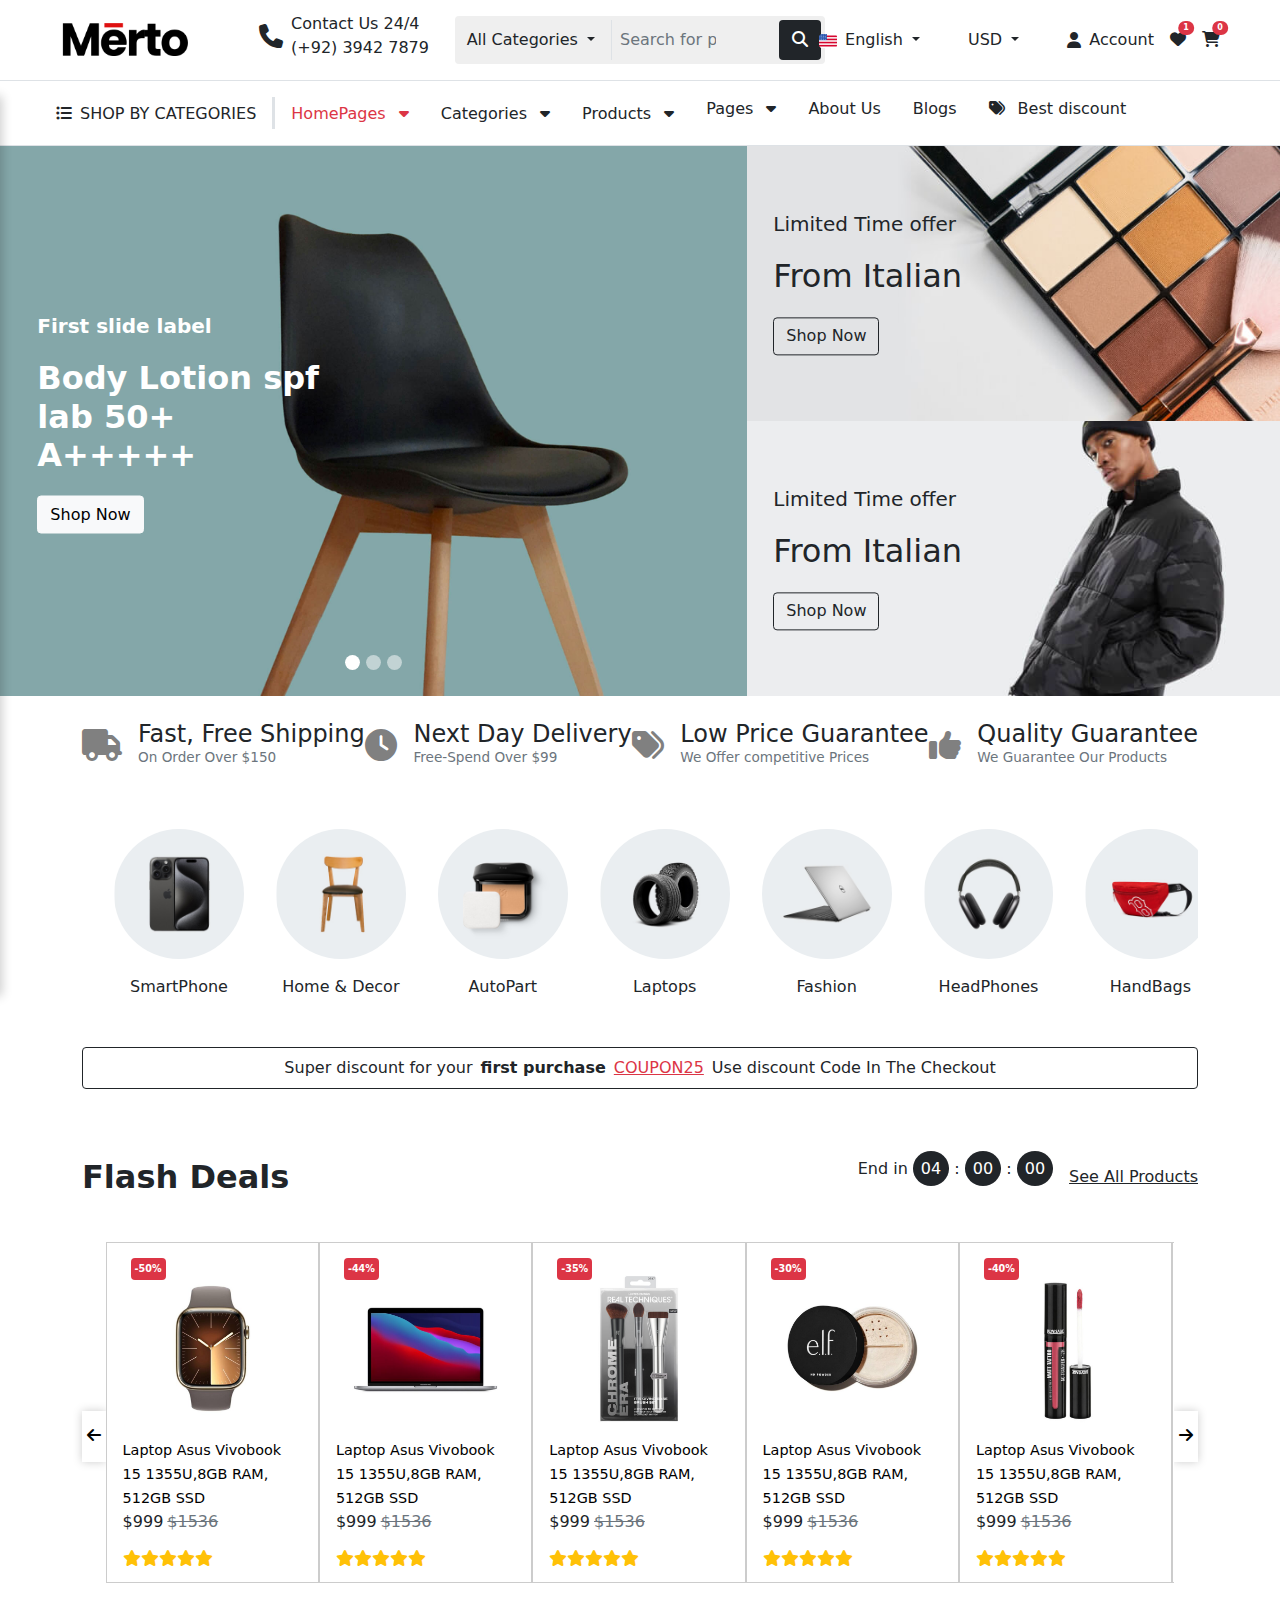
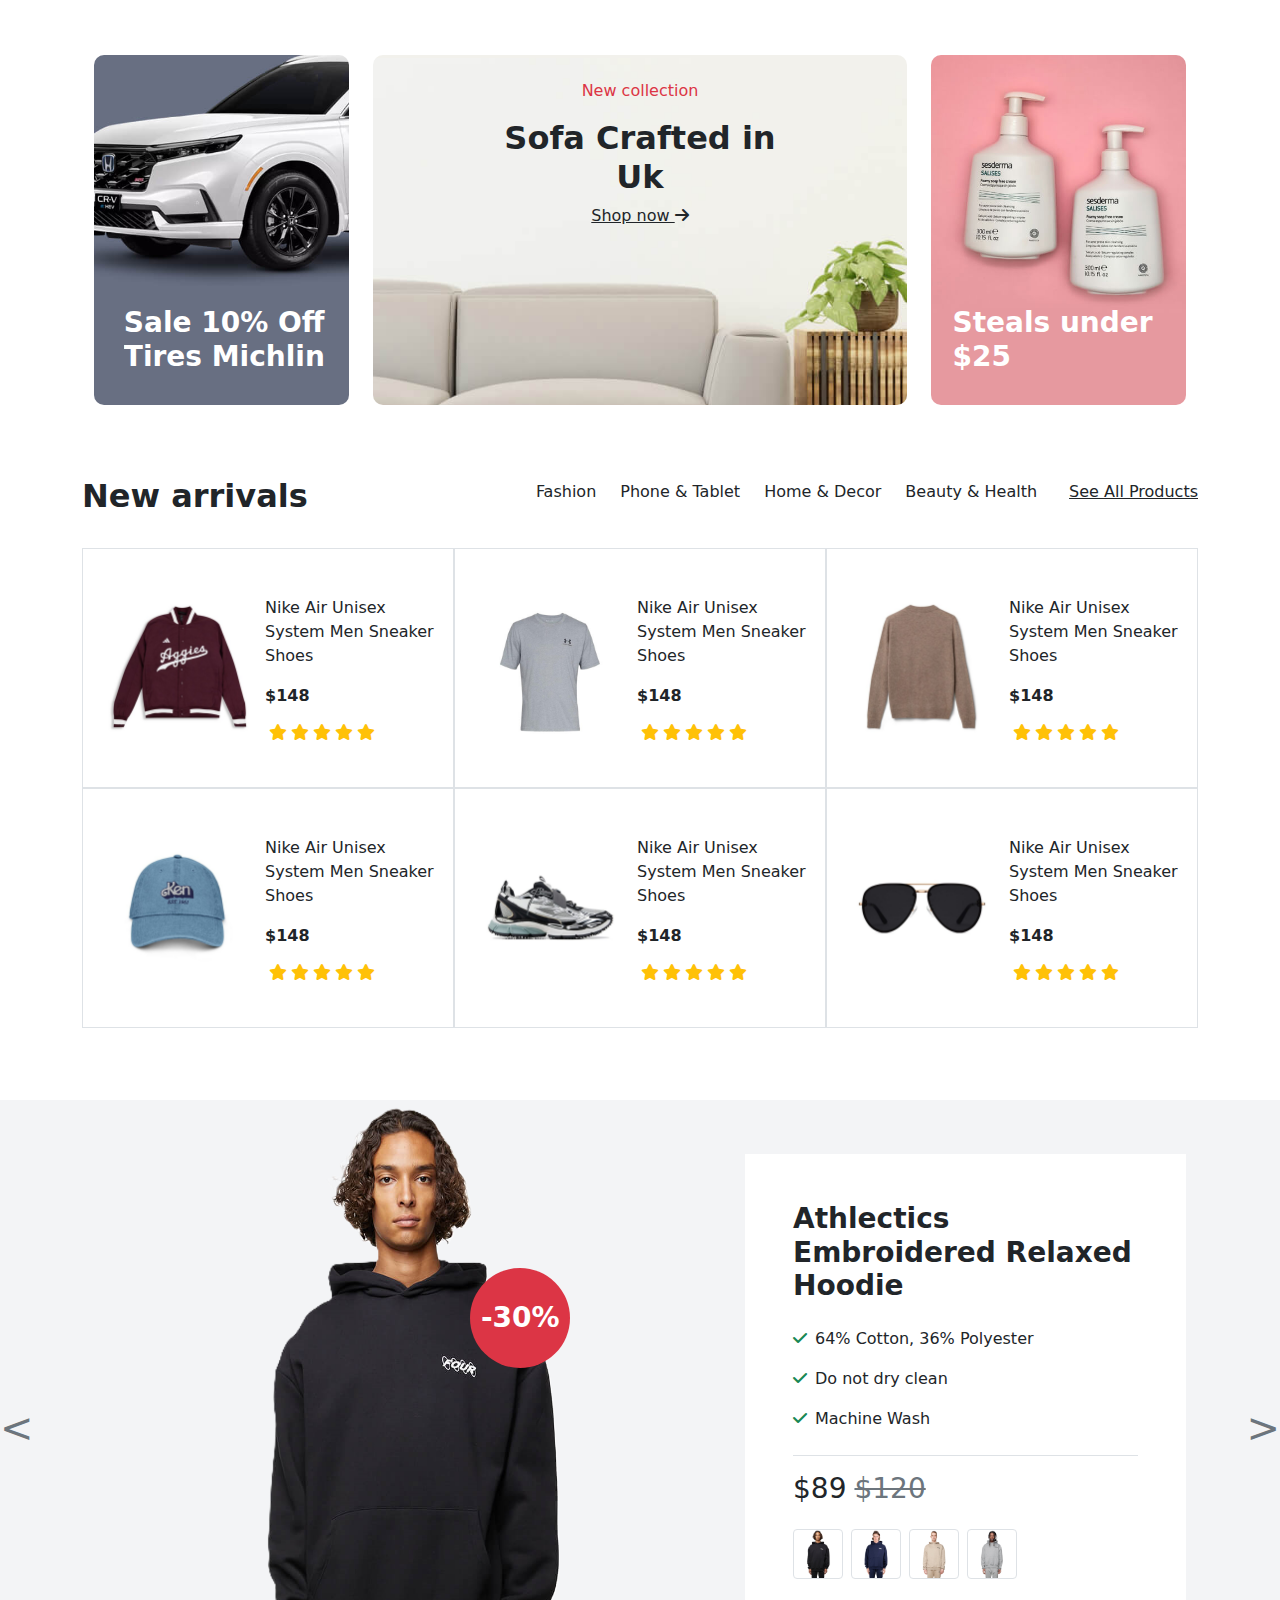
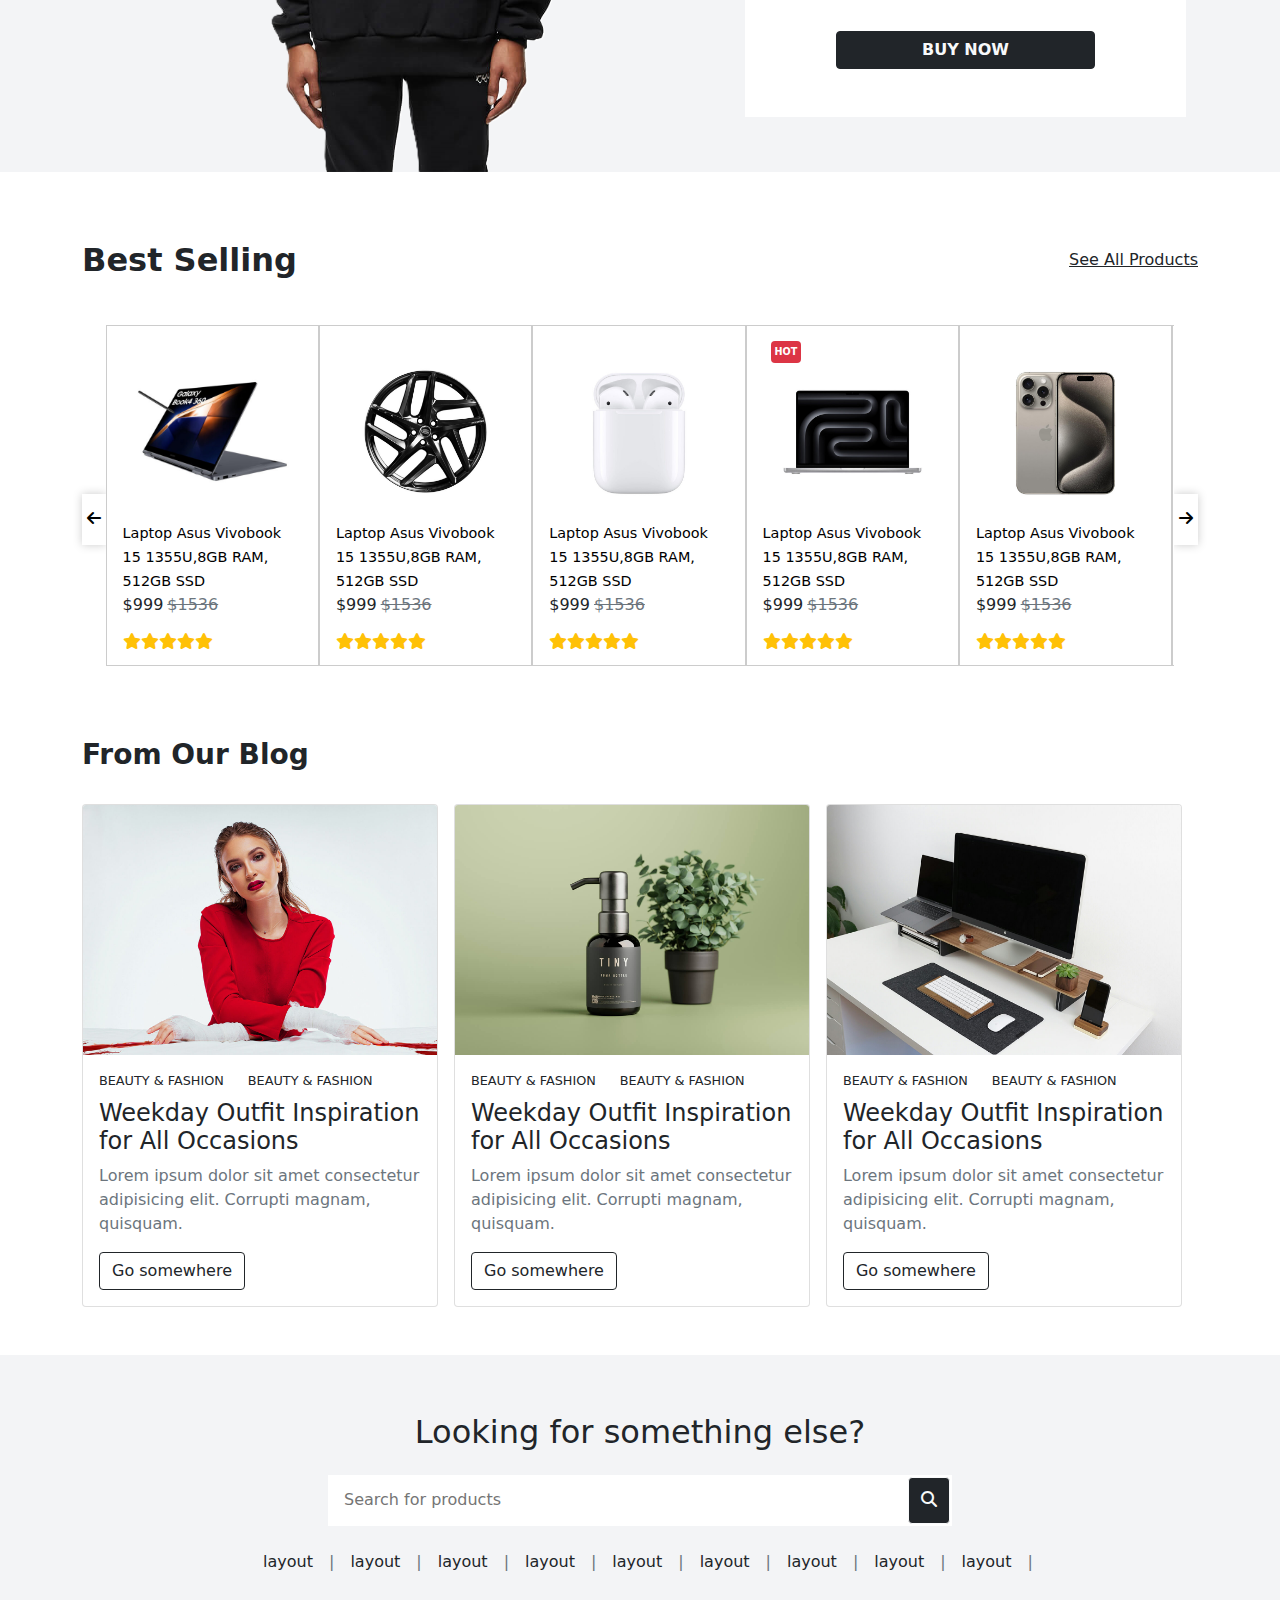
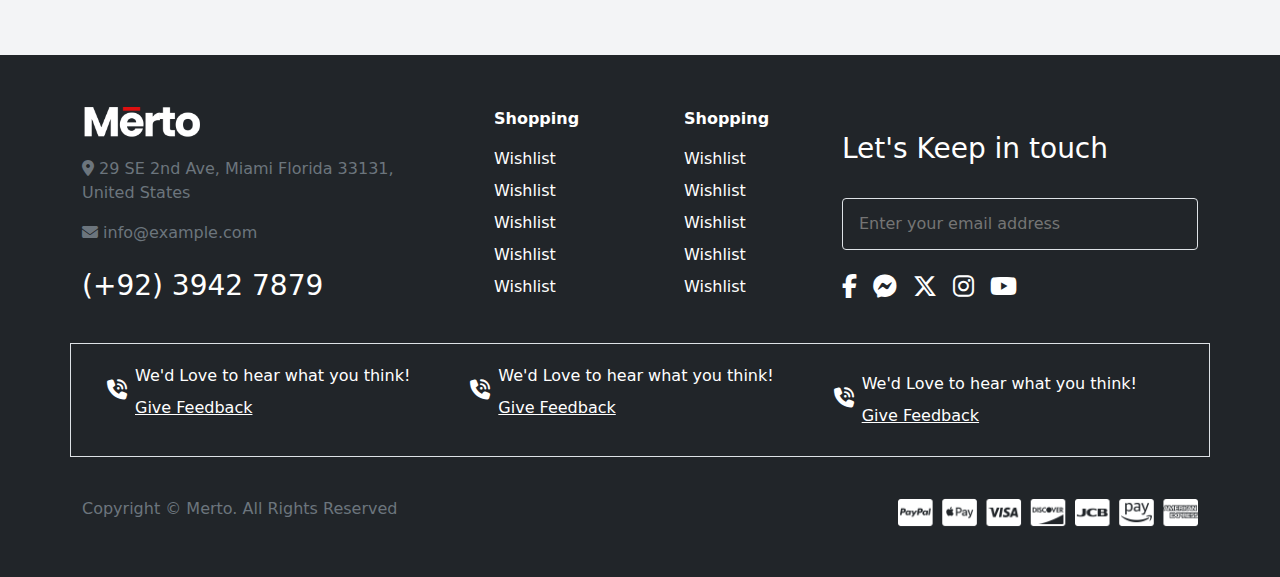
<file: Final Project/index.html>
<!DOCTYPE html>
<html lang="en">

<head>
    <meta charset="UTF-8">
    <meta http-equiv="X-UA-Compatible" content="IE=edge" />
    <meta name="viewport" content="width=device-width, initial-scale=1.0">
    <title>Project Bootstrap And SASS</title>
    <link rel="stylesheet" href="./css/bootstrap/bootstrap.min.css">
    <link rel="stylesheet" href="./css/all.min.css">
    <link rel="stylesheet" href="css/index.css">
    <!-- A file that adjusts the size and other adjustments like other browsers, so there is no significant difference or Rander 
        all elments normally -->
    <link rel="stylesheet" href="css/normalize.css">
    <!--  Google font -->
    <link rel="preconnect" href="https://fonts.googleapis.com">
    <link rel="preconnect" href="https://fonts.gstatic.com" crossorigin>
    <link
        href="https://fonts.googleapis.com/css2?family=Cairo:wght@200..1000&family=Roboto:ital,wght@0,100;0,300;0,400;0,500;0,700;0,900;1,100;1,300;1,400;1,500;1,700;1,900&display=swap"
        rel="stylesheet">
</head>

<body>

    <!-- //////////////////////////// -->
    <!-- Home Page -->
    <!-- //////////////////////////// -->

    <button class="btnScrollTop position-fixed btn btn-dark" style="bottom: 10px; right: 10px; display: none;"><i
            class="fa-solid fa-arrow-up"></i></button>

    <!-- navbar -->
    <!-- Top black bar -->
    <div class="top-bar text-white bg-dark py-1 d-none d-md-block">
        <div class="container d-flex justify-content-between align-items-center">
            <div class="d-flex gap-3">
                <div class="nav-item dropdown ps-5">
                    <a class="nav-link dropdown-toggle text-white" href="#" role="button" data-bs-toggle="dropdown"
                        aria-expanded="false">
                        <img src="./imgs/english.png" class="pe-2" alt="">English
                    </a>
                    <ul class="dropdown-menu bg-white shadow">
                        <li><a class="dropdown-item" href="#"><img src="./imgs/espanol.png" class="pe-2"
                                    alt="">espanol</a></li>
                        <li><a class="dropdown-item" href="#"><img src="./imgs/francais.png" class="pe-2"
                                    alt="">Francais</a>
                        </li>
                        <li><a class="dropdown-item" href="#"><img src="./imgs/portugues.png" class="pe-2"
                                    alt="">Poertugues</a>
                        </li>
                    </ul>
                </div>
                <div class="nav-item dropdown px-3">
                    <a class="nav-link dropdown-toggle text-white" href="#" role="button" data-bs-toggle="dropdown"
                        aria-expanded="false">
                        USD
                    </a>
                    <ul class="dropdown-menu">
                        <li><a class="dropdown-item" href="#">EUR</a></li>
                        <li><a class="dropdown-item" href="#">ERL</a></li>
                    </ul>
                </div>
            </div>
            <div>
                Contact us 24/7 <strong>(+92) 3942 7879</strong>
            </div>
        </div>
    </div>

    <!-- Main navbar -->
    <nav class="main-nav bg-white px-lg-5 px-md-3 px-3 position-sticky top-0 border-bottom">
        <div class="nav-content row py-3 m-0 justify-content-around align-items-center">
            <div class="list-nav col-4 d-none">
                <i class="fa-solid fa-list"></i>
            </div>
            <div class="img-nav col-xl-2 col-lg-1 col-md-2 col-4">
                <img src="./imgs/logo.png" class="img-fluid" alt="">
            </div>
            <div class="col-xl-2 col-lg-2 contact-nav pt-2 d-flex align-items-center justify-content-center">
                <div>
                    <i class="fa-solid fa-phone pb-3 fs-4 pe-2"></i>
                </div>
                <div class="lh-0">
                    <p class="pb-2">Contact Us 24/4</p>
                    <p>(+92) 3942 7879</p>
                </div>
            </div>
            <div
                class="col-xl-4 col-lg-4 col-md-8 search-nav d-flex justify-content-center align-items-center position-relative">
                <div class="d-flex bg-grey-light p-1 rounded nav-item dropdown">
                    <a class="text-dark nav-link pe-3 ps-2 border-end pt-2 dropdown-toggle" href="#" role="button"
                        data-bs-toggle="dropdown" aria-expanded="false">
                        All Categories
                    </a>
                    <ul class="dropdown-menu position-absolute">
                        <li><a class="dropdown-item" href="#">Accessories</a></li>
                        <li><a class="dropdown-item" href="#">Car Care</a></li>
                        <li><a class="dropdown-item" href="#">Car Electronics</a></li>
                        <li><a class="dropdown-item" href="#">Equipment</a></li>
                        <li><a class="dropdown-item" href="#">Lights</a></li>
                        <li><a class="dropdown-item" href="#">Oils & Fluids</a></li>
                        <li><a class="dropdown-item" href="#">Tires</a></li>
                        <li><a class="dropdown-item" href="#">Wheels</a></li>
                        <li><a class="dropdown-item" href="#">Beauty & Health</a></li>
                        <li><a class="dropdown-item" href="#">Bags & Cases</a></li>
                        <li><a class="dropdown-item" href="#">BB Creams</a></li>
                        <li><a class="dropdown-item" href="#">Body & Bath</a></li>
                        <li><a class="dropdown-item" href="#">Brushes & Tools</a></li>
                        <li><a class="dropdown-item" href="#">Hairs Care</a></li>
                        <li><a class="dropdown-item" href="#">Lipstick</a></li>
                        <li><a class="dropdown-item" href="#">Makeup</a></li>
                        <li><a class="dropdown-item" href="#">Makeup Palettes</a></li>
                        <li><a class="dropdown-item" href="#">Mascara</a></li>
                    </ul>
                    <form class="d-flex" role="search">
                        <input class="form-control border-0 pe-5 p-2 w-100 bg-transparent click-input" type="search"
                            placeholder="Search for products" aria-label="Search" />
                        <button class="btn bg-dark text-white" type="submit"><i
                                class="fa-solid fa-magnifying-glass"></i></button>
                    </form>
                </div>
                <div class="click-search-nav p-2 pt-0 position-absolute top-0 shadow rounded bg-white">
                    <div class="d-flex bg-grey-light p-1 rounded nav-item dropdown">
                        <a class="text-dark nav-link pe-3 ps-2 border-end pt-2 dropdown-toggle" href="#" role="button"
                            data-bs-toggle="dropdown" aria-expanded="false">
                            All Categories
                        </a>
                        <ul class="dropdown-menu position-absolute">
                            <li><a class="dropdown-item" href="#">Accessories</a></li>
                            <li><a class="dropdown-item" href="#">Car Care</a></li>
                            <li><a class="dropdown-item" href="#">Car Electronics</a></li>
                            <li><a class="dropdown-item" href="#">Equipment</a></li>
                            <li><a class="dropdown-item" href="#">Lights</a></li>
                            <li><a class="dropdown-item" href="#">Oils & Fluids</a></li>
                            <li><a class="dropdown-item" href="#">Tires</a></li>
                            <li><a class="dropdown-item" href="#">Wheels</a></li>
                            <li><a class="dropdown-item" href="#">Beauty & Health</a></li>
                            <li><a class="dropdown-item" href="#">Bags & Cases</a></li>
                            <li><a class="dropdown-item" href="#">BB Creams</a></li>
                            <li><a class="dropdown-item" href="#">Body & Bath</a></li>
                            <li><a class="dropdown-item" href="#">Brushes & Tools</a></li>
                            <li><a class="dropdown-item" href="#">Hairs Care</a></li>
                            <li><a class="dropdown-item" href="#">Lipstick</a></li>
                            <li><a class="dropdown-item" href="#">Makeup</a></li>
                            <li><a class="dropdown-item" href="#">Makeup Palettes</a></li>
                            <li><a class="dropdown-item" href="#">Mascara</a></li>
                        </ul>
                        <form class="d-flex" role="search">
                            <input class="form-contro border-0 p-2 pe-5 w-100 bg-transparent" type="search"
                                style="outline: 1px solid ghostwhite;" placeholder="Search for products"
                                aria-label="Search" />
                            <button class="btn bg-dark text-white" type="submit"><i
                                    class="fa-solid fa-magnifying-glass"></i></button>
                        </form>
                    </div>
                    <p>Popular Search</p>
                    <ul class="d-flex flex-wrap">
                        <li><button class="btn border m-2">Laptop</button></li>
                        <li><button class="btn border m-2">Laptop</button></li>
                        <li><button class="btn border m-2">Laptop</button></li>
                        <li><button class="btn border m-2">Laptop</button></li>
                        <li><button class="btn border m-2">Laptop</button></li>
                        <li><button class="btn border m-2">Laptop</button></li>
                        <li><button class="btn border m-2">Laptop</button></li>
                        <li><button class="btn border m-2">Laptop</button></li>
                        <li><button class="btn border m-2">Laptop</button></li>
                    </ul>
                </div>
            </div>
            <div class="col-xl-4 col-lg-4 col-md-2 col-4 user-nav d-flex justify-content-end align-items-center">
                <div class="nav-item dropdown ps-5">
                    <a class="nav-link dropdown-toggle text-dark" href="#" role="button" data-bs-toggle="dropdown"
                        aria-expanded="false">
                        <img src="./imgs/english.png" class="pe-2" alt="">English
                    </a>
                    <ul class="dropdown-menu bg-white shadow">
                        <li><a class="dropdown-item" href="#"><img src="./imgs/espanol.png" class="pe-2"
                                    alt="">espanol</a></li>
                        <li><a class="dropdown-item" href="#"><img src="./imgs/francais.png" class="pe-2"
                                    alt="">Francais</a>
                        </li>
                        <li><a class="dropdown-item" href="#"><img src="./imgs/portugues.png" class="pe-2"
                                    alt="">Poertugues</a>
                        </li>
                    </ul>
                </div>
                <div class="nav-item dropdown px-3">
                    <a class="nav-link dropdown-toggle text-dark" href="#" role="button" data-bs-toggle="dropdown"
                        aria-expanded="false">
                        USD
                    </a>
                    <ul class="dropdown-menu">
                        <li><a class="dropdown-item" href="#">EUR</a></li>
                        <li><a class="dropdown-item" href="#">ERL</a></li>
                    </ul>
                </div>
                <div class="px-3 acount-content-nav d-flex align-items-center">
                    <i class="fa-solid fa-user pe-2"></i>
                    <span class="acount-nav">Account</span>
                </div>
                <div class="position-relative pe-3">
                    <i class="fa fa-heart"></i>
                    <span class="position-absolute top-0  translate-middle badge rounded-pill bg-danger">1</span>
                </div>
                <div class="position-relative">
                    <i class="fa fa-shopping-cart"></i>
                    <span class="position-absolute top-0 translate-middle badge rounded-pill bg-danger">0</span>
                </div>
            </div>
        </div>
    </nav>

    <!-- start header -->

    <header id="header" class="pt-3 border-bottom position-relative">
        <ul class="d-flex flex-wrap">
            <li class="px-3 border-end border-3" id="shop-category">
                <a href="#" class="underline-none text-dark"><i class="fa-solid fa-list-ul p-2"></i>SHOP BY
                    CATEGORIES</a>
                <div id="overlay1" class="overlay1"></div>
                <!-- Sidebar -->
                <div id="sidebar1" class="sidebar1">
                    <div class="w-100 py-3 px-4 bg-dark d-flex align-items-center justify-content-between text-white">
                        <span>SHOP BY CATEGORIES </span>
                        <button class="bg-transparent fs-4 text-white"><i class="fa-solid fa-xmark"
                                id="closeSidebar1"></i></button>
                    </div>
                    <div class="sidebar-content">
                        <ul class="p-0 m-0">
                            <li class="px-3 d-flex justify-content-between align-items-center border-bottom border-2">
                                <div class="d-flex pt-3">
                                    <img src="./imgs/icon-menu-1.png" class="" style="width: 25px; height: 25px;"
                                        alt="">
                                    <p class="ps-2">Fashion</p>
                                </div>
                                <div class="pt-0">
                                    <button class="btn text-secondary">></button>
                                </div>
                            </li>
                            <li class="px-3 d-flex justify-content-between align-items-center border-bottom border-2">
                                <div class="d-flex pt-3">
                                    <img src="./imgs/icon-menu-1.png" class="" style="width: 25px; height: 25px;"
                                        alt="">
                                    <p class="ps-2">Fashion</p>
                                </div>
                                <div class="pt-0">
                                    <button class="btn text-secondary">></button>
                                </div>
                            </li>
                            <li class="px-3 d-flex justify-content-between align-items-center border-bottom border-2">
                                <div class="d-flex pt-3">
                                    <img src="./imgs/icon-menu-1.png" class="" style="width: 25px; height: 25px;"
                                        alt="">
                                    <p class="ps-2">Fashion</p>
                                </div>
                                <div class="pt-0">
                                    <button class="btn text-secondary">></button>
                                </div>
                            </li>

                            <li class="px-3 d-flex justify-content-between align-items-center border-bottom border-2">
                                <div class="d-flex pt-3">
                                    <img src="./imgs/icon-menu-1.png" class="" style="width: 25px; height: 25px;"
                                        alt="">
                                    <p class="ps-2">Fashion</p>
                                </div>
                                <div class="pt-0">
                                    <button class="btn text-secondary">></button>
                                </div>
                            </li>
                            <li class="px-3 d-flex justify-content-between align-items-center border-bottom border-2">
                                <div class="d-flex pt-3">
                                    <img src="./imgs/icon-menu-1.png" class="" style="width: 25px; height: 25px;"
                                        alt="">
                                    <p class="ps-2">Fashion</p>
                                </div>
                                <div class="pt-0">
                                    <button class="btn text-secondary">></button>
                                </div>
                            </li>
                            <li class="px-3 d-flex justify-content-between align-items-center border-bottom border-2">
                                <div class="d-flex pt-3">
                                    <img src="./imgs/icon-menu-1.png" class="" style="width: 25px; height: 25px;"
                                        alt="">
                                    <p class="ps-2">Fashion</p>
                                </div>
                                <div class="pt-0">
                                    <button class="btn text-secondary">></button>
                                </div>
                            </li>
                            <li class="px-3 d-flex justify-content-between align-items-center border-bottom border-2">
                                <div class="d-flex pt-3">
                                    <img src="./imgs/icon-menu-1.png" class="" style="width: 25px; height: 25px;"
                                        alt="">
                                    <p class="ps-2">Fashion</p>
                                </div>
                                <div class="pt-0">
                                    <button class="btn text-secondary">></button>
                                </div>
                            </li>
                            <li class="px-3 d-flex justify-content-between align-items-center border-bottom border-2">
                                <div class="d-flex pt-3">
                                    <img src="./imgs/icon-menu-1.png" class="" style="width: 25px; height: 25px;"
                                        alt="">
                                    <p class="ps-2">Fashion</p>
                                </div>
                                <div class="pt-0">
                                    <button class="btn text-secondary">></button>
                                </div>
                            </li>
                            <li class="px-3 d-flex justify-content-between align-items-center ">
                                <div class="d-flex pt-3">
                                    <img src="./imgs/icon-menu-1.png" class="" style="width: 25px; height: 25px;"
                                        alt="">
                                    <p class="ps-2">Fashion</p>
                                </div>
                                <div class="pt-0">
                                    <button class="btn text-secondary">></button>
                                </div>
                            </li>
                        </ul>
                    </div>
                </div>
            </li>
            <li class="px-3" id="homepage">
                <a href="./index.html" class="underline-none text-danger">HomePages <i
                        class="fa-solid fa-caret-down ps-2 py-2"></i></a>
            </li>
            <li class="px-3" id="categories">
                <a href="./categories.html" target="_blank" class="underline-none text-dark">Categories <i
                        class="fa-solid fa-caret-down ps-2 py-2"></i></a>
            </li>
            <li class="px-3" id="Products">
                <a href="hatCap.html" target="_blank" class="underline-none text-dark">Products <i
                        class="fa-solid fa-caret-down ps-2 py-2"></i></a>
            </li>
            <li class="px-3" id="Pages">
                <a href="#" class="underline-none text-dark">Pages <i class="fa-solid fa-caret-down ps-2"></i></a>
            </li>
            <li class="px-3">
                <a href="./contactUs.html" target="_blank" class="underline-none text-dark">About Us</a>
            </li>
            <li class="px-3">
                <a href="" class="underline-none text-dark">Blogs</a>
            </li>
            <li class="px-3">
                <a href="#" class="underline-none text-dark"><i class="fa-solid fa-tags pe-2"></i> Best discount</a>
            </li>
        </ul>
    </header>

    <!-- start intro section -->

    <div class="intro-section row p-0 m-0">
        <div class="col-lg-7 p-0 h-100 col-md-6 col-12 left-side">
            <div id="carouselExampleDark" class="carousel h-100 slide" data-bs-ride="carousel">
                <div class="carousel-indicators">
                    <button type="button" data-bs-target="#carouselExampleDark" data-bs-slide-to="0"
                        class="active rounded-circle" aria-current="true" aria-label="Slide 1"></button>
                    <button type="button" data-bs-target="#carouselExampleDark" data-bs-slide-to="1"
                        class="rounded-circle" aria-label="Slide 2"></button>
                    <button type="button" data-bs-target="#carouselExampleDark" data-bs-slide-to="2"
                        class="rounded-circle" aria-label="Slide 3"></button>
                </div>
                <div class="carousel-inner h-100">
                    <div class="carousel-item h-100 active" style="--i: #84a7a9;" data-bs-interval="3000">
                        <img src="./imgs/slide1-demo1.jpg" class="h-100 w-100" alt="...">
                        <div class="carousel-caption d-none d-md-block text-start">
                            <h5 class="fw-bold">First slide label</h5>
                            <h1 class="fw-bold">Body Lotion spf lab 50+ A+++++</h1>
                            <button type="submit" class="btn btn-light">Shop Now</button>
                        </div>
                    </div>
                    <div class="carousel-item h-100" style="--i: #cba787;" data-bs-interval="3000">
                        <img src="./imgs/slide2-demo1.jpg" class="h-100 w-100" alt="...">
                        <div class="carousel-caption d-none d-md-block text-start">
                            <h5 class="fw-bold">First slide label</h5>
                            <h1 class="fw-bold">Body Lotion spf lab 50+ A+++++</h1>
                            <button type="submit" class="btn btn-light">Shop Now</button>
                        </div>
                    </div>
                    <div class="carousel-item h-100" style="--i: #af2e0e ;" data-bs-interval="3000">
                        <img src="./imgs/slide3-demo1.png" class="h-100 w-100" alt="...">
                        <div class="carousel-caption d-none d-md-block text-start">
                            <h5 class="fw-bold">First slide label</h5>
                            <h1 class="fw-bold">Body Lotion spf lab 50+ A+++++</h1>
                            <button type="submit" class="btn btn-light">Shop Now</button>
                        </div>
                    </div>
                </div>
            </div>
        </div>
        <div class="col-lg-5 p-0 col-md-6 col-12 .right-side h-100 ">
            <div class="banner-img p-0 m-0 h-100">
                <div class="h-50 banner-hover position-relative">
                    <div class="position-absolute banner-content">
                        <h5>Limited Time offer</h5>
                        <h1>From Italian</h1>
                        <button type="submit" class="btn btn-outline-dark">Shop Now</button>
                    </div>
                    <img src="./imgs/banner1-mobile-demo1.jpg" class="h-100 w-100" style="object-fit: cover;" alt="">
                </div>
                <div class="h-50 banner-hover position-relative">
                    <div class="position-absolute banner-content">
                        <h5>Limited Time offer</h5>
                        <h1>From Italian</h1>
                        <button type="submit" class="btn btn-outline-dark">Shop Now</button>
                    </div>
                    <img src="./imgs/banner2-mobile-demo1.jpg" class="h-100 w-100" style="object-fit: cover;" alt="">
                </div>
            </div>
        </div>
    </div>

    <div class="container">
        <!-- start elementor-element -->
        <div class="elementor-element d-flex flex-wrap align-items-center justify-content-between pt-4">
            <div class="d-flex align-items-center">
                <div><i class="fa-solid fa-truck"></i></div>
                <div class="ps-3 lh-0">
                    <h4>Fast, Free Shipping</h4>
                    <p class="text-secondary">On Order Over $150</p>
                </div>
            </div>
            <div class="d-flex align-items-center">
                <div><i class="fa-solid fa-clock"></i></div>
                <div class="ps-3 lh-0">
                    <h4>Next Day Delivery</h4>
                    <p class="text-secondary">Free-Spend Over $99</p>
                </div>
            </div>
            <div class="d-flex align-items-center">
                <div><i class="fa-solid fa-tags"></i></div>
                <div class="ps-3 lh-0">
                    <h4>Low Price Guarantee</h4>
                    <p class="text-secondary">We Offer competitive Prices</p>
                </div>
            </div>
            <div class="d-flex align-items-center">
                <div><i class="fa-solid fa-thumbs-up"></i></div>
                <div class="ps-3 lh-0">
                    <h4>Quality Guarantee</h4>
                    <p class="text-secondary">We Guarantee Our Products</p>
                </div>
            </div>
        </div>

        <!-- start content-wrapper -->

        <div class="container-content-wrapper py-4">
            <div class="content-wrapper">
                <div class="d-flex">
                    <div class="text-center">
                        <div class="image-wrapper">
                            <img src="./imgs/cat-1.jpg" alt="" class="rounded-circle">
                            <div class="overlay">
                                <span class="arrow"><i class="fa-solid fa-arrow-right"></i></span>
                            </div>
                        </div>
                        <p class="pt-3">SmartPhone</p>
                    </div>
                    <div class="text-center">
                        <div class="image-wrapper">
                            <img src="./imgs/cat-2.jpg" alt="" class="rounded-circle">
                            <div class="overlay">
                                <span class="arrow"><i class="fa-solid fa-arrow-right"></i></span>
                            </div>
                        </div>
                        <p class="pt-3">Home & Decor</p>
                    </div>
                    <div class="text-center">
                        <div class="image-wrapper">
                            <img src="./imgs/cosmetic-cat-3.jpg" alt="" class="rounded-circle">
                            <div class="overlay">
                                <span class="arrow"><i class="fa-solid fa-arrow-right"></i></span>
                            </div>
                        </div>
                        <p class="pt-3">AutoPart</p>
                    </div>
                    <div class="text-center">
                        <div class="image-wrapper">
                            <img src="./imgs/cat-4-2.jpg" alt="" class="rounded-circle">
                            <div class="overlay">
                                <span class="arrow"><i class="fa-solid fa-arrow-right"></i></span>
                            </div>
                        </div>
                        <p class="pt-3">Laptops</p>
                    </div>
                    <div class="text-center">
                        <div class="image-wrapper">
                            <img src="./imgs/cat-5.jpg" alt="" class="rounded-circle">
                            <div class="overlay">
                                <span class="arrow"><i class="fa-solid fa-arrow-right"></i></span>
                            </div>
                        </div>
                        <p class="pt-3">Fashion</p>
                    </div>
                    <div class="text-center">
                        <div class="image-wrapper">
                            <img src="./imgs/cat-7.jpg" alt="" class="rounded-circle">
                            <div class="overlay">
                                <span class="arrow"><i class="fa-solid fa-arrow-right"></i></span>
                            </div>
                        </div>
                        <p class="pt-3">HeadPhones</p>
                    </div>
                    <div class="text-center">
                        <div class="image-wrapper">
                            <img src="./imgs/cat-8.jpg" alt="" class="rounded-circle">
                            <div class="overlay">
                                <span class="arrow"><i class="fa-solid fa-arrow-right"></i></span>
                            </div>
                        </div>
                        <p class="pt-3">HandBags</p>
                    </div>
                    <div class="text-center">
                        <div class="image-wrapper">
                            <img src="./imgs/cosmetic-cat-7-1.jpg" alt="" class="rounded-circle">
                            <div class="overlay">
                                <span class="arrow"><i class="fa-solid fa-arrow-right"></i></span>
                            </div>
                        </div>
                        <p class="pt-3">Markup</p>
                    </div>
                    <div class="text-center">
                        <div class="image-wrapper">
                            <img src="./imgs/cat-1.jpg" alt="" class="rounded-circle">
                            <div class="overlay">
                                <span class="arrow"><i class="fa-solid fa-arrow-right"></i></span>
                            </div>
                        </div>
                        <p class="pt-3">SmartPhone</p>
                    </div>
                    <div class="text-center">
                        <div class="image-wrapper">
                            <img src="./imgs/cat-2.jpg" alt="" class="rounded-circle">
                            <div class="overlay">
                                <span class="arrow"><i class="fa-solid fa-arrow-right"></i></span>
                            </div>
                        </div>
                        <p class="pt-3">Home & Decor</p>
                    </div>
                    <div class="text-center">
                        <div class="image-wrapper">
                            <img src="./imgs/cosmetic-cat-3.jpg" alt="" class="rounded-circle">
                            <div class="overlay">
                                <span class="arrow"><i class="fa-solid fa-arrow-right"></i></span>
                            </div>
                        </div>
                        <p class="pt-3">AutoPart</p>
                    </div>
                    <div class="text-center">
                        <div class="image-wrapper">
                            <img src="./imgs/cat-4-2.jpg" alt="" class="rounded-circle">
                            <div class="overlay">
                                <span class="arrow"><i class="fa-solid fa-arrow-right"></i></span>
                            </div>
                        </div>
                        <p class="pt-3">Laptops</p>
                    </div>
                    <div class="text-center">
                        <div class="image-wrapper">
                            <img src="./imgs/cat-5.jpg" alt="" class="rounded-circle">
                            <div class="overlay">
                                <span class="arrow"><i class="fa-solid fa-arrow-right"></i></span>
                            </div>
                        </div>
                        <p class="pt-3">Fashion</p>
                    </div>
                    <div class="text-center">
                        <div class="image-wrapper">
                            <img src="./imgs/cat-7.jpg" alt="" class="rounded-circle">
                            <div class="overlay">
                                <span class="arrow"><i class="fa-solid fa-arrow-right"></i></span>
                            </div>
                        </div>
                        <p class="pt-3">HeadPhones</p>
                    </div>
                    <div class="text-center">
                        <div class="image-wrapper">
                            <img src="./imgs/cat-8.jpg" alt="" class="rounded-circle">
                            <div class="overlay">
                                <span class="arrow"><i class="fa-solid fa-arrow-right"></i></span>
                            </div>
                        </div>
                        <p class="pt-3">HandBags</p>
                    </div>
                    <div class="text-center">
                        <div class="image-wrapper">
                            <img src="./imgs/cosmetic-cat-7-1.jpg" alt="" class="rounded-circle">
                            <div class="overlay">
                                <span class="arrow"><i class="fa-solid fa-arrow-right"></i></span>
                            </div>
                        </div>
                        <p class="pt-3">Markup</p>
                    </div>
                </div>
            </div>
            <div
                class="coupon w-100 p-2 border border-dark rounded d-flex align-items-center flex-wrap justify-content-center">
                <a href="#" class="px-1 text-dark underline-none">Super discount for your</a>
                <a href="#" class="px-1 fw-bold text-dark underline-none">first purchase</a>
                <a href="#" class="px-1 text-danger">COUPON25</a>
                <a href="#" class="px-1 text-dark underline-none">Use discount Code In The Checkout</a>
            </div>
        </div>

        <!-- start Flash Deals -->
        <div class="flash-deals pt-4">
            <div class="text-flash d-flex flex-wrap justify-content-between align-items-center">
                <div>
                    <h1 class="fw-bold">Flash Deals</h1>
                </div>
                <div class="timerAndLink d-flex flex-wrap align-items-center justify-content-between">
                    <div class="timer pb-3">
                        End in <span id="hours" class="bg-dark text-white p-2 rounded-circle">00</span> : <span
                            id="minutes" class="bg-dark text-white p-2 rounded-circle">00</span> : <span id="seconds"
                            class="bg-dark text-white p-2 rounded-circle">00</span>
                    </div>
                    <div>
                        <a href="#" class="ps-3 text-dark">See All Products</a>
                    </div>
                </div>
            </div>
            <!-- start products -->
            <div class="carousel-wrapper-container pt-4 d-flex align-items-center position-relative">
                <button id="prev" class="left-arrow"><i class="fa-solid fa-arrow-left"></i></button>
                <div
                    class="carousel-wrapper carousel-wrapper1 d-flex p-0 m-0 align-items-center position-relative w-100 mb-5">
                    <div class="carousel-container carousel-container-wrapper d-flex p-0 m-0 " id="carousel">
                        <div class="Card card-wrapper" style="--i: 19.96%;">
                            <div
                                class="discount position-absolute top-0 left-0 m-2 mt-3 bg-danger text-white p-1 rounded">
                                -50%</div>
                            <img src="./imgs/electronic-14-2-700x700.jpg" class="d-block" alt="">
                            <a href="#">Laptop Asus Vivobook 15 1355U,8GB RAM, 512GB SSD</a>
                            <p class="text-secondary"><span class="pe-1 text-dark">$999</span><del>$1536</del></p>
                            <div class="d-flex">
                                <i class="fa-solid fa-star text-warning"></i>
                                <i class="fa-solid fa-star text-warning"></i>
                                <i class="fa-solid fa-star text-warning"></i>
                                <i class="fa-solid fa-star text-warning"></i>
                                <i class="fa-solid fa-star text-warning"></i>
                            </div>
                        </div>
                        <div class="Card card-wrapper">
                            <div
                                class="discount position-absolute top-0 left-0 m-2 mt-3 bg-danger text-white p-1 rounded">
                                -44%</div>
                            <img src="./imgs/electronic-30-6-700x700.jpg" class="d-block" alt="">
                            <a href="#">Laptop Asus Vivobook 15 1355U,8GB RAM, 512GB SSD</a>
                            <p class="text-secondary"><span class="pe-1 text-dark">$999</span><del>$1536</del></p>
                            <div class="d-flex">
                                <i class="fa-solid fa-star text-warning"></i>
                                <i class="fa-solid fa-star text-warning"></i>
                                <i class="fa-solid fa-star text-warning"></i>
                                <i class="fa-solid fa-star text-warning"></i>
                                <i class="fa-solid fa-star text-warning"></i>
                            </div>
                        </div>
                        <div class="Card card-wrapper">
                            <div
                                class="discount position-absolute top-0 left-0 m-2 mt-3 bg-danger text-white p-1 rounded">
                                -35%</div>
                            <img src="./imgs/cosmetic-2-700x700.jpg" class="d-block" alt="">
                            <a href="#">Laptop Asus Vivobook 15 1355U,8GB RAM, 512GB SSD</a>
                            <p class="text-secondary"><span class="pe-1 text-dark">$999</span><del>$1536</del></p>
                            <div class="d-flex">
                                <i class="fa-solid fa-star text-warning"></i>
                                <i class="fa-solid fa-star text-warning"></i>
                                <i class="fa-solid fa-star text-warning"></i>
                                <i class="fa-solid fa-star text-warning"></i>
                                <i class="fa-solid fa-star text-warning"></i>
                            </div>
                        </div>
                        <div class="Card card-wrapper">
                            <div
                                class="discount position-absolute top-0 left-0 m-2 mt-3 bg-danger text-white p-1 rounded">
                                -30%</div>
                            <img src="./imgs/cosmetics-33-700x700.jpg" class="d-block" alt="">
                            <a href="#">Laptop Asus Vivobook 15 1355U,8GB RAM, 512GB SSD</a>
                            <p class="text-secondary"><span class="pe-1 text-dark">$999</span><del>$1536</del></p>
                            <div class="d-flex">
                                <i class="fa-solid fa-star text-warning"></i>
                                <i class="fa-solid fa-star text-warning"></i>
                                <i class="fa-solid fa-star text-warning"></i>
                                <i class="fa-solid fa-star text-warning"></i>
                                <i class="fa-solid fa-star text-warning"></i>
                            </div>
                        </div>
                        <div class="Card card-wrapper">
                            <div
                                class="discount position-absolute top-0 left-0 m-2 mt-3 bg-danger text-white p-1 rounded">
                                -40%</div>
                            <img src="./imgs/cosmetics-40-1-700x700.jpg" class="d-block" alt="">
                            <a href="#">Laptop Asus Vivobook 15 1355U,8GB RAM, 512GB SSD</a>
                            <p class="text-secondary"><span class="pe-1 text-dark">$999</span><del>$1536</del></p>
                            <div class="d-flex">
                                <i class="fa-solid fa-star text-warning"></i>
                                <i class="fa-solid fa-star text-warning"></i>
                                <i class="fa-solid fa-star text-warning"></i>
                                <i class="fa-solid fa-star text-warning"></i>
                                <i class="fa-solid fa-star text-warning"></i>
                            </div>
                        </div>
                        <div class="Card card-wrapper">
                            <div
                                class="discount position-absolute top-0 left-0 m-2 mt-3 bg-danger text-white p-1 rounded">
                                -30%</div>
                            <img src="./imgs/electronic-14-2-700x700.jpg" class="d-block" alt="">
                            <a href="#">Laptop Asus Vivobook 15 1355U,8GB RAM, 512GB SSD</a>
                            <p class="text-secondary"><span class="pe-1 text-dark">$999</span><del>$1536</del></p>
                            <div class="d-flex">
                                <i class="fa-solid fa-star text-warning"></i>
                                <i class="fa-solid fa-star text-warning"></i>
                                <i class="fa-solid fa-star text-warning"></i>
                                <i class="fa-solid fa-star text-warning"></i>
                                <i class="fa-solid fa-star text-warning"></i>
                            </div>
                        </div>
                        <div class="Card position-relative card-wrapper">
                            <div
                                class="discount position-absolute top-0 left-0 m-2 mt-3 bg-danger text-white p-1 rounded">
                                -30%</div>
                            <img src="./imgs/electronic-30-6-700x700.jpg" class="d-block" alt="">
                            <a href="#">Laptop Asus Vivobook 15 1355U,8GB RAM, 512GB SSD</a>
                            <p class="text-secondary"><span class="pe-1 text-dark">$999</span><del>$1536</del></p>
                            <div class="d-flex">
                                <i class="fa-solid fa-star text-warning"></i>
                                <i class="fa-solid fa-star text-warning"></i>
                                <i class="fa-solid fa-star text-warning"></i>
                                <i class="fa-solid fa-star text-warning"></i>
                                <i class="fa-solid fa-star text-warning"></i>
                            </div>
                        </div>
                        <div class="Card card-wrapper">
                            <div
                                class="discount position-absolute top-0 left-0 m-2 mt-3 bg-danger text-white p-1 rounded">
                                -30%</div>
                            <img src="./imgs/furniture-6-700x700.jpg" class="d-block" alt="">
                            <a href="#">Laptop Asus Vivobook 15 1355U,8GB RAM, 512GB SSD</a>
                            <p class="text-secondary"><span class="pe-1 text-dark">$999</span><del>$1536</del></p>
                            <div class="d-flex">
                                <i class="fa-solid fa-star text-warning"></i>
                                <i class="fa-solid fa-star text-warning"></i>
                                <i class="fa-solid fa-star text-warning"></i>
                                <i class="fa-solid fa-star text-warning"></i>
                                <i class="fa-solid fa-star text-warning"></i>
                            </div>
                        </div>
                    </div>
                </div>
                <button id="next" class="right-arrow"><i class="fa-solid fa-arrow-right"></i></button>
            </div>
        </div>
        <!-- start collection  -->
        <div class="collection py-4 row align-items-end p-0 m-0">
            <div class="col-md-4 col-sm-12 col-lg-3 position-relative">
                <img src="./imgs/banner3-demo1.jpg" class="img-fluid" alt="">
                <div class="position-absolute text-white sec1 bottom-0 pb-4">
                    <h3 class="fw-bold">Sale 10% Off Tires Michlin</h3>
                </div>
            </div>
            <div class="col-md-4 col-sm-12 col-lg-6 position-relative">
                <img src="./imgs/banner4-mobile-demo1.jpg" class="img-fluid" alt="">
                <div class="position-absolute top-0 sec2 pt-4">
                    <p class="text-danger">New collection</p>
                    <h2 class="fw-bold">Sofa Crafted in Uk</h2>
                    <a href="#" class="text-dark">Shop now <i class="fa-solid fa-arrow-right"></i></a>
                </div>
            </div>
            <div class="col-md-4 col-sm-12 col-lg-3 position-relative">
                <img src="./imgs/banner5-demo1.jpg" class="img-fluid" alt="">
                <div class="position-absolute text-white sec3 bottom-0 pb-4">
                    <h3 class="fw-bold">Steals under $25</h3>
                </div>
            </div>
        </div>
        <!-- start New-arrivals -->
        <div class="New-arrivals py-5">
            <div class="header-arrival d-flex flex-wrap mb-4 justify-content-between align-items-center">
                <div>
                    <h2 class="fw-bold">New arrivals</h2>
                </div>
                <div class="link-arrival d-flex flex-wrap">
                    <div>
                        <ul class="d-flex pe-3">
                            <li class="ps-4"><a href="#" class="text-dark underline-none">Fashion</a></li>
                            <li class="ps-4"><a href="#" class="text-dark underline-none">Phone & Tablet</a></li>
                            <li class="ps-4"><a href="#" class="text-dark underline-none">Home & Decor</a></li>
                            <li class="ps-4"><a href="#" class="text-dark underline-none">Beauty & Health</a></li>
                        </ul>
                    </div>
                    <div>
                        <a href="#" class="ps-3 text-dark">See All Products</a>
                    </div>
                </div>
            </div>
            <div class="arrivalProducts row m-0 p-0 align-items-center">
                <div
                    class="position-relative product col-lg-4 col-md-6 col-sm-12 d-flex align-items-center justify-content-around border p-2">
                    <div class="">
                        <img src="./imgs/fashion-1-700x700.jpg" class="img-fluid" alt="photo">
                    </div>
                    <div class="txt-arrival">
                        <p>Nike Air Unisex System Men Sneaker Shoes</p>
                        <p class="fw-bold">$148</p>
                        <div class="d-flex">
                            <i class="fa-solid fa-star text-warning ps-1"></i>
                            <i class="fa-solid fa-star text-warning ps-1"></i>
                            <i class="fa-solid fa-star text-warning ps-1"></i>
                            <i class="fa-solid fa-star text-warning ps-1"></i>
                            <i class="fa-solid fa-star text-warning ps-1"></i>
                        </div>
                    </div>
                    <div class="Add-card w-100 position-absolute d-flex">
                        <button class="btn w-75 btn-outline-dark m-2">+ADD TO CART</button>
                        <button class="btn btn-outline-dark m-2"><i class="fa-solid fa-heart"></i></button>
                        <button class="btn btn-outline-dark m-2"><i
                                class="fa-solid fa-arrows-turn-to-dots"></i></button>
                        <button class="btn btn-outline-dark m-2"><i class="fa-brands fa-searchengin"></i></button>
                    </div>
                </div>
                <div
                    class="product position-relative  col-lg-4 col-md-6 col-sm-12 d-flex align-items-center justify-content-around border p-2">
                    <div class="">
                        <img src="./imgs/fashion-10-1-500x500.jpg" class="img-fluid" alt="photo">
                    </div>
                    <div class="txt-arrival">
                        <p>Nike Air Unisex System Men Sneaker Shoes</p>
                        <p class="fw-bold">$148</p>
                        <div class="d-flex">
                            <i class="fa-solid fa-star text-warning ps-1"></i>
                            <i class="fa-solid fa-star text-warning ps-1"></i>
                            <i class="fa-solid fa-star text-warning ps-1"></i>
                            <i class="fa-solid fa-star text-warning ps-1"></i>
                            <i class="fa-solid fa-star text-warning ps-1"></i>
                        </div>
                    </div>
                    <div class="Add-card w-100 position-absolute d-flex">
                        <button class="btn w-75 btn-outline-dark m-2">+ADD TO CART</button>
                        <button class="btn btn-outline-dark m-2"><i class="fa-solid fa-heart"></i></button>
                        <button class="btn btn-outline-dark m-2"><i
                                class="fa-solid fa-arrows-turn-to-dots"></i></button>
                        <button class="btn btn-outline-dark m-2"><i class="fa-brands fa-searchengin"></i></button>
                    </div>
                </div>
                <div
                    class="product position-relative  col-lg-4 col-md-6 col-sm-12 d-flex align-items-center justify-content-around border p-2">
                    <div class="">
                        <img src="./imgs/fashion-16-700x700.jpg" class="img-fluid" alt="photo">
                    </div>
                    <div class="txt-arrival">
                        <p>Nike Air Unisex System Men Sneaker Shoes</p>
                        <p class="fw-bold">$148</p>
                        <div class="d-flex">
                            <i class="fa-solid fa-star text-warning ps-1"></i>
                            <i class="fa-solid fa-star text-warning ps-1"></i>
                            <i class="fa-solid fa-star text-warning ps-1"></i>
                            <i class="fa-solid fa-star text-warning ps-1"></i>
                            <i class="fa-solid fa-star text-warning ps-1"></i>
                        </div>
                    </div>
                    <div class="Add-card w-100 position-absolute d-flex">
                        <button class="btn w-75 btn-outline-dark m-2">+ADD TO CART</button>
                        <button class="btn btn-outline-dark m-2"><i class="fa-solid fa-heart"></i></button>
                        <button class="btn btn-outline-dark m-2"><i
                                class="fa-solid fa-arrows-turn-to-dots"></i></button>
                        <button class="btn btn-outline-dark m-2"><i class="fa-brands fa-searchengin"></i></button>
                    </div>
                </div>
                <div
                    class="product position-relative  col-lg-4 col-md-6 col-sm-12 d-flex align-items-center justify-content-around border p-2">
                    <div class="">
                        <img src="./imgs/fashion-3-700x700.jpg" class="img-fluid" alt="photo">
                    </div>
                    <div class="txt-arrival">
                        <p>Nike Air Unisex System Men Sneaker Shoes</p>
                        <p class="fw-bold">$148</p>
                        <div class="d-flex">
                            <i class="fa-solid fa-star text-warning ps-1"></i>
                            <i class="fa-solid fa-star text-warning ps-1"></i>
                            <i class="fa-solid fa-star text-warning ps-1"></i>
                            <i class="fa-solid fa-star text-warning ps-1"></i>
                            <i class="fa-solid fa-star text-warning ps-1"></i>
                        </div>
                    </div>
                    <div class="Add-card w-100 position-absolute d-flex">
                        <button class="btn w-75 btn-outline-dark m-2">+ADD TO CART</button>
                        <button class="btn btn-outline-dark m-2"><i class="fa-solid fa-heart"></i></button>
                        <button class="btn btn-outline-dark m-2"><i
                                class="fa-solid fa-arrows-turn-to-dots"></i></button>
                        <button class="btn btn-outline-dark m-2"><i class="fa-brands fa-searchengin"></i></button>
                    </div>
                </div>
                <div
                    class="product position-relative  col-lg-4 col-md-6 col-sm-12 d-flex align-items-center justify-content-around border p-2">
                    <div class="">
                        <img src="./imgs/fashion-5-700x700.jpg" class="img-fluid" alt="photo">
                    </div>
                    <div class="txt-arrival">
                        <p>Nike Air Unisex System Men Sneaker Shoes</p>
                        <p class="fw-bold">$148</p>
                        <div class="d-flex">
                            <i class="fa-solid fa-star text-warning ps-1"></i>
                            <i class="fa-solid fa-star text-warning ps-1"></i>
                            <i class="fa-solid fa-star text-warning ps-1"></i>
                            <i class="fa-solid fa-star text-warning ps-1"></i>
                            <i class="fa-solid fa-star text-warning ps-1"></i>
                        </div>
                    </div>
                    <div class="Add-card w-100 position-absolute d-flex">
                        <button class="btn w-75 btn-outline-dark m-2">+ADD TO CART</button>
                        <button class="btn btn-outline-dark m-2"><i class="fa-solid fa-heart"></i></button>
                        <button class="btn btn-outline-dark m-2"><i
                                class="fa-solid fa-arrows-turn-to-dots"></i></button>
                        <button class="btn btn-outline-dark m-2"><i class="fa-brands fa-searchengin"></i></button>
                    </div>
                </div>
                <div
                    class="product position-relative col-lg-4 col-md-6 col-sm-12 d-flex align-items-center justify-content-around border p-2">
                    <div class="">
                        <img src="./imgs/fashion-9-700x700.jpg" class="img-fluid" alt="photo">
                    </div>
                    <div class="txt-arrival">
                        <p>Nike Air Unisex System Men Sneaker Shoes</p>
                        <p class="fw-bold">$148</p>
                        <div class="d-flex">
                            <i class="fa-solid fa-star text-warning ps-1"></i>
                            <i class="fa-solid fa-star text-warning ps-1"></i>
                            <i class="fa-solid fa-star text-warning ps-1"></i>
                            <i class="fa-solid fa-star text-warning ps-1"></i>
                            <i class="fa-solid fa-star text-warning ps-1"></i>
                        </div>
                    </div>
                    <div class="Add-card w-100 position-absolute d-flex">
                        <button class="btn w-75 btn-outline-dark m-2">+ADD TO CART</button>
                        <button class="btn btn-outline-dark m-2"><i class="fa-solid fa-heart"></i></button>
                        <button class="btn btn-outline-dark m-2"><i
                                class="fa-solid fa-arrows-turn-to-dots"></i></button>
                        <button class="btn btn-outline-dark m-2"><i class="fa-brands fa-searchengin"></i></button>
                    </div>
                </div>
            </div>
        </div>
    </div>
    <!-- start Hoodies -->
    <div class="hoodies d-flex p-0 my-4">
        <p class="arrow-left text-secondary fs-1">&lt;</p>
        <div class="container">
            <div class="row product justify-content-center align-items-center p-0 m-0">
                <div class="col-lg-7 img-product text-center h-100 position-relative">
                    <img src="./imgs/person1.png" alt="photo" class="img-fluid">
                    <div class="position-absolute discount-badge bg-danger rounded-circle p-2">
                        <h3 class="text-white fw-bold m-0">-30%</h3>
                    </div>
                </div>
                <div class="col-lg-5 discount-product">
                    <div class="bg-white p-5">
                        <div class="pb-2 border-bottom txt-product">
                            <h3 class="fw-bold pb-3">Athlectics Embroidered Relaxed Hoodie</h3>
                            <p><i class="fa-solid fa-check pe-2 text-success"></i>64% Cotton, 36% Polyester</p>
                            <p><i class="fa-solid fa-check pe-2 text-success"></i>Do not dry clean</p>
                            <p><i class="fa-solid fa-check pe-2 text-success"></i>Machine Wash</p>
                        </div>
                        <h3 class="py-3">$89<span class="ps-2 text-secondary"><del>$120</del></span></h3>
                        <div class="link-img-person d-flex flex-wrap">
                            <img src="./imgs/person1.png" alt="photo"
                                class="mb-1 me-2 img-fluid bg-white border border-dark rounded">
                            <img src="./imgs/person2.png" alt="photo"
                                class="mb-1 me-2 img-fluid bg-white border rounded">
                            <img src="./imgs/person3.png" alt="photo"
                                class="mb-1 me-2 img-fluid bg-white border rounded">
                            <img src="./imgs/person4.png" alt="photo"
                                class="mb-1 me-2 img-fluid bg-white border rounded">
                        </div>
                        <div class="text-center buy-now">
                            <button class="w-75 btn btn-dark btn-outline-light border-dark mt-5 fw-bold">BUY
                                NOW</button>
                        </div>
                    </div>
                </div>
            </div>
        </div>
        <p href="#" class="arrow-right text-secondary fs-1">&gt;</p>
    </div>
    <!-- end  Hoodies -->

    <div class="container">
        <!-- start best selling -->
        <div class="flash-deals pt-4">
            <div class="d-flex flex-wrap justify-content-between align-items-center">
                <div>
                    <h1 class="fw-bold">Best Selling</h1>
                </div>
                <div class="d-flex align-items-center justify-content-between">
                    <div>
                        <a href="#" class="ps-3 text-dark">See All Products</a>
                    </div>
                </div>
            </div>
            <!-- start products -->
            <div class="carousel-wrapper-container pt-4 d-flex align-items-center position-relative">
                <button id="prev" class="left-arrow"><i class="fa-solid fa-arrow-left"></i></button>
                <div
                    class="carousel-wrapper carousel-wrapper1  d-flex p-0 m-0 align-items-center position-relative w-100 mb-5">
                    <div class="carousel-container carousel-container-wrapper  d-flex p-0 m-0 w-100" id="carousel">
                        <div class="Card card-wrapper ">
                            <img src="./imgs/elec-1-500x500.jpg" class="d-block" alt="">
                            <a href="#">Laptop Asus Vivobook 15 1355U,8GB RAM, 512GB SSD</a>
                            <p class="text-secondary"><span class="pe-1 text-dark">$999</span><del>$1536</del></p>
                            <div class="d-flex">
                                <i class="fa-solid fa-star text-warning"></i>
                                <i class="fa-solid fa-star text-warning"></i>
                                <i class="fa-solid fa-star text-warning"></i>
                                <i class="fa-solid fa-star text-warning"></i>
                                <i class="fa-solid fa-star text-warning"></i>
                            </div>
                        </div>
                        <div class="Card card-wrapper">
                            <img src="./imgs/elec-13-700x700.jpg" class="d-block" alt="">
                            <a href="#">Laptop Asus Vivobook 15 1355U,8GB RAM, 512GB SSD</a>
                            <p class="text-secondary"><span class="pe-1 text-dark">$999</span><del>$1536</del></p>
                            <div class="d-flex">
                                <i class="fa-solid fa-star text-warning"></i>
                                <i class="fa-solid fa-star text-warning"></i>
                                <i class="fa-solid fa-star text-warning"></i>
                                <i class="fa-solid fa-star text-warning"></i>
                                <i class="fa-solid fa-star text-warning"></i>
                            </div>
                        </div>
                        <div class="Card card-wrapper ">
                            <img src="./imgs/elec-20-700x700.jpg" class="d-block" alt="">
                            <a href="#">Laptop Asus Vivobook 15 1355U,8GB RAM, 512GB SSD</a>
                            <p class="text-secondary"><span class="pe-1 text-dark">$999</span><del>$1536</del></p>
                            <div class="d-flex">
                                <i class="fa-solid fa-star text-warning"></i>
                                <i class="fa-solid fa-star text-warning"></i>
                                <i class="fa-solid fa-star text-warning"></i>
                                <i class="fa-solid fa-star text-warning"></i>
                                <i class="fa-solid fa-star text-warning"></i>
                            </div>
                        </div>
                        <div class="Card card-wrapper ">
                            <div
                                class="discount position-absolute top-0 left-0 m-2 mt-3 bg-danger text-white p-1 rounded">
                                HOT</div>
                            <img src="./imgs/elec-30-5-700x700.jpg" class="d-block" alt="">
                            <a href="#">Laptop Asus Vivobook 15 1355U,8GB RAM, 512GB SSD</a>
                            <p class="text-secondary"><span class="pe-1 text-dark">$999</span><del>$1536</del></p>
                            <div class="d-flex">
                                <i class="fa-solid fa-star text-warning"></i>
                                <i class="fa-solid fa-star text-warning"></i>
                                <i class="fa-solid fa-star text-warning"></i>
                                <i class="fa-solid fa-star text-warning"></i>
                                <i class="fa-solid fa-star text-warning"></i>
                            </div>
                        </div>
                        <div class="Card card-wrapper ">
                            <img src="./imgs/elec-9-700x700.jpg" class="d-block" alt="">
                            <a href="#">Laptop Asus Vivobook 15 1355U,8GB RAM, 512GB SSD</a>
                            <p class="text-secondary"><span class="pe-1 text-dark">$999</span><del>$1536</del></p>
                            <div class="d-flex">
                                <i class="fa-solid fa-star text-warning"></i>
                                <i class="fa-solid fa-star text-warning"></i>
                                <i class="fa-solid fa-star text-warning"></i>
                                <i class="fa-solid fa-star text-warning"></i>
                                <i class="fa-solid fa-star text-warning"></i>
                            </div>
                        </div>
                        <div class="Card card-wrapper ">
                            <div
                                class="discount position-absolute top-0 left-0 m-2 mt-3 bg-danger text-white p-1 rounded">
                                -30%</div>
                            <img src="./imgs/electronic-14-2-700x700.jpg" class="d-block" alt="">
                            <a href="#">Laptop Asus Vivobook 15 1355U,8GB RAM, 512GB SSD</a>
                            <p class="text-secondary"><span class="pe-1 text-dark">$999</span><del>$1536</del></p>
                            <div class="d-flex">
                                <i class="fa-solid fa-star text-warning"></i>
                                <i class="fa-solid fa-star text-warning"></i>
                                <i class="fa-solid fa-star text-warning"></i>
                                <i class="fa-solid fa-star text-warning"></i>
                                <i class="fa-solid fa-star text-warning"></i>
                            </div>
                        </div>
                        <div class="Card card-wrapper  position-relative">
                            <img src="./imgs/electronic-30-6-700x700.jpg" class="d-block" alt="">
                            <a href="#">Laptop Asus Vivobook 15 1355U,8GB RAM, 512GB SSD</a>
                            <p class="text-secondary"><span class="pe-1 text-dark">$999</span><del>$1536</del></p>
                            <div class="d-flex">
                                <i class="fa-solid fa-star text-warning"></i>
                                <i class="fa-solid fa-star text-warning"></i>
                                <i class="fa-solid fa-star text-warning"></i>
                                <i class="fa-solid fa-star text-warning"></i>
                                <i class="fa-solid fa-star text-warning"></i>
                            </div>
                        </div>
                        <div class="Card card-wrapper ">
                            <div
                                class="discount position-absolute top-0 left-0 m-2 mt-3 bg-danger text-white p-1 rounded">
                                -50%</div>
                            <img src="./imgs/furniture-6-700x700.jpg" class="d-block" alt="">
                            <a href="#">Laptop Asus Vivobook 15 1355U,8GB RAM, 512GB SSD</a>
                            <p class="text-secondary"><span class="pe-1 text-dark">$999</span><del>$1536</del></p>
                            <div class="d-flex">
                                <i class="fa-solid fa-star text-warning"></i>
                                <i class="fa-solid fa-star text-warning"></i>
                                <i class="fa-solid fa-star text-warning"></i>
                                <i class="fa-solid fa-star text-warning"></i>
                                <i class="fa-solid fa-star text-warning"></i>
                            </div>
                        </div>
                    </div>
                </div>
                <button id="next" class="right-arrow"><i class="fa-solid fa-arrow-right"></i></button>
            </div>
        </div>
        <!-- start From Our Blog -->
        <div class="blog py-4">
            <h3 class="fw-bold">From Our Blog</h3>
            <div class="blog-products py-4 d-flex m-0 w-100">
                <div class="blog-card">
                    <div class="card">
                        <div>
                            <img src="./imgs/blog-1.jpg" class="card-img-top" alt="photo">
                        </div>
                        <div class="card-body">
                            <div class="d-flex pb-2">
                                <a href="#" class="text-dark underline-none fs-08 pe-3">BEAUTY & FASHION</a>
                                <a href="#" class="text-dark underline-none fs-08 ps-2">BEAUTY & FASHION</a>
                            </div>
                            <h4 class="card-title">Weekday Outfit Inspiration for All Occasions</h4>
                            <p class="card-text text-secondary">Lorem ipsum dolor sit amet consectetur adipisicing elit.
                                Corrupti magnam, quisquam.</p>
                            <a href="#" class="btn btn-outline-dark">Go somewhere</a>
                        </div>
                    </div>
                </div>
                <div class="blog-card">
                    <div class="card">
                        <div>
                            <img src="./imgs/blog-2.jpg" class="card-img-top" alt="photo">
                        </div>
                        <div class="card-body">
                            <div class="d-flex pb-2">
                                <a href="#" class="text-dark underline-none fs-08 pe-3">BEAUTY & FASHION</a>
                                <a href="#" class="text-dark underline-none fs-08 ps-2">BEAUTY & FASHION</a>
                            </div>
                            <h4 class="card-title">Weekday Outfit Inspiration for All Occasions</h4>
                            <p class="card-text text-secondary">Lorem ipsum dolor sit amet consectetur adipisicing elit.
                                Corrupti magnam, quisquam.</p>
                            <a href="#" class="btn btn-outline-dark">Go somewhere</a>
                        </div>
                    </div>
                </div>
                <div class="blog-card">
                    <div class="card">
                        <div>
                            <img src="./imgs/blog-3.jpg" class="card-img-top" alt="photo">
                        </div>
                        <div class="card-body">
                            <div class="d-flex pb-2">
                                <a href="#" class="text-dark underline-none fs-08 pe-3">BEAUTY & FASHION</a>
                                <a href="#" class="text-dark underline-none fs-08 ps-2">BEAUTY & FASHION</a>
                            </div>
                            <h4 class="card-title">Weekday Outfit Inspiration for All Occasions</h4>
                            <p class="card-text text-secondary">Lorem ipsum dolor sit amet consectetur adipisicing elit.
                                Corrupti magnam, quisquam.</p>
                            <a href="#" class="btn btn-outline-dark">Go somewhere</a>
                        </div>
                    </div>
                </div>
                <div class="blog-card">
                    <div class="card">
                        <div>
                            <img src="./imgs/blog-4.jpg" class="card-img-top" alt="photo">
                        </div>
                        <div class="card-body">
                            <div class="d-flex pb-2">
                                <a href="#" class="text-dark underline-none fs-08 pe-3">BEAUTY & FASHION</a>
                                <a href="#" class="text-dark underline-none fs-08 ps-2">BEAUTY & FASHION</a>
                            </div>
                            <h4 class="card-title">Weekday Outfit Inspiration for All Occasions</h4>
                            <p class="card-text text-secondary">Lorem ipsum dolor sit amet consectetur adipisicing elit.
                                Corrupti magnam, quisquam.</p>
                            <a href="#" class="btn btn-outline-dark">Go somewhere</a>
                        </div>
                    </div>
                </div>
                <div class="blog-card">
                    <div class="card">
                        <div>
                            <img src="./imgs/blog-5-1.jpg" class="card-img-top" alt="photo">
                        </div>
                        <div class="card-body">
                            <div class="d-flex pb-2">
                                <a href="#" class="text-dark underline-none fs-08 pe-3">BEAUTY & FASHION</a>
                                <a href="#" class="text-dark underline-none fs-08 ps-2">BEAUTY & FASHION</a>
                            </div>
                            <h4 class="card-title">Weekday Outfit Inspiration for All Occasions</h4>
                            <p class="card-text text-secondary">Lorem ipsum dolor sit amet consectetur adipisicing elit.
                                Corrupti magnam, quisquam.</p>
                            <a href="#" class="btn btn-outline-dark">Go somewhere</a>
                        </div>
                    </div>
                </div>
                <div class="blog-card">
                    <div class="card">
                        <div>
                            <img src="./imgs/blog-6.jpg" class="card-img-top" alt="photo">
                        </div>
                        <div class="card-body">
                            <div class="d-flex pb-2">
                                <a href="#" class="text-dark underline-none fs-08 pe-3">BEAUTY & FASHION</a>
                                <a href="#" class="text-dark underline-none fs-08 ps-2">BEAUTY & FASHION</a>
                            </div>
                            <h4 class="card-title">Weekday Outfit Inspiration for All Occasions</h4>
                            <p class="card-text text-secondary">Lorem ipsum dolor sit amet consectetur adipisicing elit.
                                Corrupti magnam, quisquam.</p>
                            <a href="#" class="btn btn-outline-dark">Go somewhere</a>
                        </div>
                    </div>
                </div>
            </div>
        </div>
    </div>

    <!-- start search of product -->
    <div class="search-product d-flex  align-items-center justify-content-center p-3">
        <div class="text-center">
            <h2 class="pb-3">Looking for something else?</h2>
        </div>
        <div class="input-search d-flex bg-white">
            <input type="text" placeholder="Search for products">
            <button class="btn btn-dark btn-outline-light"><i class="fa-solid fa-magnifying-glass"></i></button>
        </div>
        <ul class="d-flex flex-wrap mt-4 justify-content-center">
            <li class="pb-2"><a href="#" class="underline-none text-dark">layout</a><span
                    class="px-3 text-secondary">|</span></li>
            <li class="pb-2"><a href="#" class="underline-none text-dark">layout</a><span
                    class="px-3 text-secondary">|</span></li>
            <li class="pb-2"><a href="#" class="underline-none text-dark">layout</a><span
                    class="px-3 text-secondary">|</span></li>
            <li class="pb-2"><a href="#" class="underline-none text-dark">layout</a><span
                    class="px-3 text-secondary">|</span></li>
            <li class="pb-2"><a href="#" class="underline-none text-dark">layout</a><span
                    class="px-3 text-secondary">|</span></li>
            <li class="pb-2"><a href="#" class="underline-none text-dark">layout</a><span
                    class="px-3 text-secondary">|</span></li>
            <li class="pb-2"><a href="#" class="underline-none text-dark">layout</a><span
                    class="px-3 text-secondary">|</span></li>
            <li class="pb-2"><a href="#" class="underline-none text-dark">layout</a><span
                    class="px-3 text-secondary">|</span></li>
            <li class="pb-2"><a href="#" class="underline-none text-dark">layout</a><span
                    class="px-3 text-secondary">|</span></li>
        </ul>
    </div>

    <!-- start footer -->
    <footer class="bg-dark text-white p-5">
        <div class="container">
            <div class="row align-items-center">
                <div class="col-lg-4 col-md-4 col-sm-12">
                    <div>
                        <img src="./imgs/logo (1).png" class="mb-3" alt="">
                        <p class="text-secondary">
                            <i class="fa-solid fa-location-dot"></i>
                            29 SE 2nd Ave, Miami Florida 33131, United States
                        </p>
                        <p class="text-secondary pb-2">
                            <i class="fa-solid fa-envelope"></i>
                            info@example.com
                        </p>
                        <h3 class="pb-3">(+92) 3942 7879</h3>
                    </div>
                </div>
                <div class="col-lg-2 col-md-4 col-6">
                    <ul>
                        <li class="fw-bold pb-3">Shopping</li>
                        <li class="pb-2">Wishlist</li>
                        <li class="pb-2">Wishlist</li>
                        <li class="pb-2">Wishlist</li>
                        <li class="pb-2">Wishlist</li>
                        <li class="pb-2">Wishlist</li>
                    </ul>
                </div>
                <div class="col-lg-2 col-md-4 col-6">
                    <ul>
                        <li class="fw-bold pb-3">Shopping</li>
                        <li class="pb-2">Wishlist</li>
                        <li class="pb-2">Wishlist</li>
                        <li class="pb-2">Wishlist</li>
                        <li class="pb-2">Wishlist</li>
                        <li class="pb-2">Wishlist</li>
                    </ul>
                </div>
                <div class="col-lg-4 col-md-12 col-sm-12">
                    <h3 class="pb-4">Let's Keep in touch</h3>
                    <input type="text" placeholder="Enter your email address"
                        class="border bg-transparent w-100 rounded p-3 mb-4">
                    <div class="d-flex">
                        <i class="pe-3 fs-4 fa-brands fa-facebook-f"></i>
                        <i class="pe-3 fs-4 fa-brands fa-facebook-messenger"></i>
                        <i class="pe-3 fs-4 fa-brands fa-x-twitter"></i>
                        <i class="pe-3 fs-4 fa-brands fa-instagram"></i>
                        <i class="pe-3 fs-4 fa-brands fa-youtube"></i>
                    </div>
                </div>
            </div>
            <div class="row p-0 my-3 p-4 border align-items-center justify-content-center">
                <div class="col-lg-4 col-sm-12  pb-3">
                    <div class="d-flex align-items-center">
                        <div class="pe-2"><i class="fs-5 fa-solid fa-phone-volume"></i></div>
                        <div class="lh-1">
                            <p>We'd Love to hear what you think!</p>
                            <a href="#" class="text-white">Give Feedback</a>
                        </div>
                    </div>
                </div>
                <div class="col-lg-4 col-sm-12 pb-3">
                    <div class="d-flex align-items-center">
                        <div class="pe-2"><i class="fs-5 fa-solid fa-phone-volume"></i></div>
                        <div class="lh-1">
                            <p>We'd Love to hear what you think!</p>
                            <a href="#" class="text-white">Give Feedback</a>
                        </div>
                    </div>
                </div>
                <div class="col-lg-4 col-sm-12">
                    <div class="d-flex align-items-center">
                        <div class="pe-2"><i class="fs-5 fa-solid fa-phone-volume"></i></div>
                        <div class="lh-1">
                            <p>We'd Love to hear what you think!</p>
                            <a href="#" class="text-white">Give Feedback</a>
                        </div>
                    </div>
                </div>
            </div>
            <div class="copyright d-flex flex-wrap pt-4 justify-content-between">
                <div class="text-secondary pb-2">
                    Copyright © Merto. All Rights Reserved
                </div>
                <div class="payment">
                    <img src="./imgs/payment-icons-1.png" alt="photo">
                </div>
            </div>
        </div>
    </footer>

    <div class="bg-white sidebar-with-navbar position-fixed top-0 start-0 h-100">
        <div class="mb-2 d-flex bg-grey-light justify-content-between align-items-center">
            <div class="py-2 px-3 bg-dark text-white"><i class="fa-solid fa-list"></i></div>
            <div>SHOP BY CATEGORIES+</div>
            <div class="border-start py-2 px-3 border-white remove-sidebar"><i class="fa-solid fa-xmark"></i></div>
        </div>
        <div class="py-2 ps-0 pe-3 pb-0 border-bottom">
            <ul>
                <li class="pb-3 d-flex justify-content-between align-items-center">
                    <div><a href="#" class="text-danger underline-none">HomePages</a></div>
                    <div class="text-danger"><i class="fa-solid fa-plus"></i></div>
                </li>
                <li class="pb-3 d-flex justify-content-between align-items-center">
                    <div><a href="#" class="text-dark underline-none">Categories</a></div>
                    <div class="text-dark"><i class="fa-solid fa-plus"></i></div>
                </li>
                <li class="pb-3 d-flex justify-content-between align-items-center">
                    <div><a href="#" class="text-dark underline-none">Products</a></div>
                    <div class="text-dark"><i class="fa-solid fa-plus"></i></div>
                </li>
                <li class="pb-3 d-flex justify-content-between align-items-center">
                    <div><a href="#" class="text-dark underline-none">Pages</a></div>
                    <div class="text-dark"><i class="fa-solid fa-plus"></i></div>
                </li>
                <li class="pb-3">
                    <a href="#" class="underline-none text-dark">About us</a>
                </li>
                <li class="pb-3">
                    <a href="#" class="underline-none text-dark">Blog</a>
                </li>
                <li class="pb-3">
                    <a href="#" class="underline-none text-dark">Best Discount</a>
                </li>
                <li class="d-flex justify-content-between align-items-center">
                    <div><a href="#" class="text-secondary underline-none">Recently Viewed</a></div>
                    <div class="text-dark"><i class="fa-solid fa-plus"></i></div>
                </li>
            </ul>
        </div>
        <div class="pb-4 pt-3 ps-4 pb-2 border-bottom">
            <div class="text-secondary">
                <i class="fa-solid fa-heart"></i> Wishlist (1)
            </div>
            <div class="text-secondary">
                <i class="fa-solid fa-user"></i> Account
            </div>
        </div>
        <div class="language ps-4 py-3">
            <div class="d-flex">
                <div class="pe-3">
                    <a href="#" class="text-dark">
                        <img src="./imgs/english.png" class="pe-2" 
                        alt="">English
                    </a>
                </div>
                <div>
                    <a href="#" class="underline-none text-dark">
                        <img src="./imgs/francais.png"
                        alt="">Francais
                    </a>
                </div>
            </div>
            <div class="d-flex">
                <div class="pe-3">
                    <a href="#" class="underline-none text-dark">
                        <img src="./imgs/espanol.png" class="pe-1"
                        alt="">espanol</a>
                    </a>
                </div>
                <div>
                    <a href="#" class="underline-none text-dark">
                        <img src="./imgs/portugues.png"
                        alt="">Poertugues
                    </a>
                </div>
            </div>
        </div>
        <div class="d-flex pb-3 ps-5">
            <a href="#" class="text-dark pe-2">USD</a>
            <a href="#" class="underline-none text-dark pe-2">EUR</a>
            <a href="#" class="underline-none text-dark">BRL</a>
        </div>
    </div>
    <div class="overlay-sidebar-nav"></div>
    <div class="overlay-search-nav"></div>

    <script src="./js/index.js"></script>
    <script src="./js/header.js"></script>
    <script src="./js/cardProducts.js"></script>
    <script src="./js/bootstrap.bundle.min.js"></script>
    <script src="./js/popper.min.js"></script>
    <script src="./js/jquery-3.7.1.min.js"></script>
    <script src="./js/bootstrap.min.js"></script>
</body>

</html>
</file>
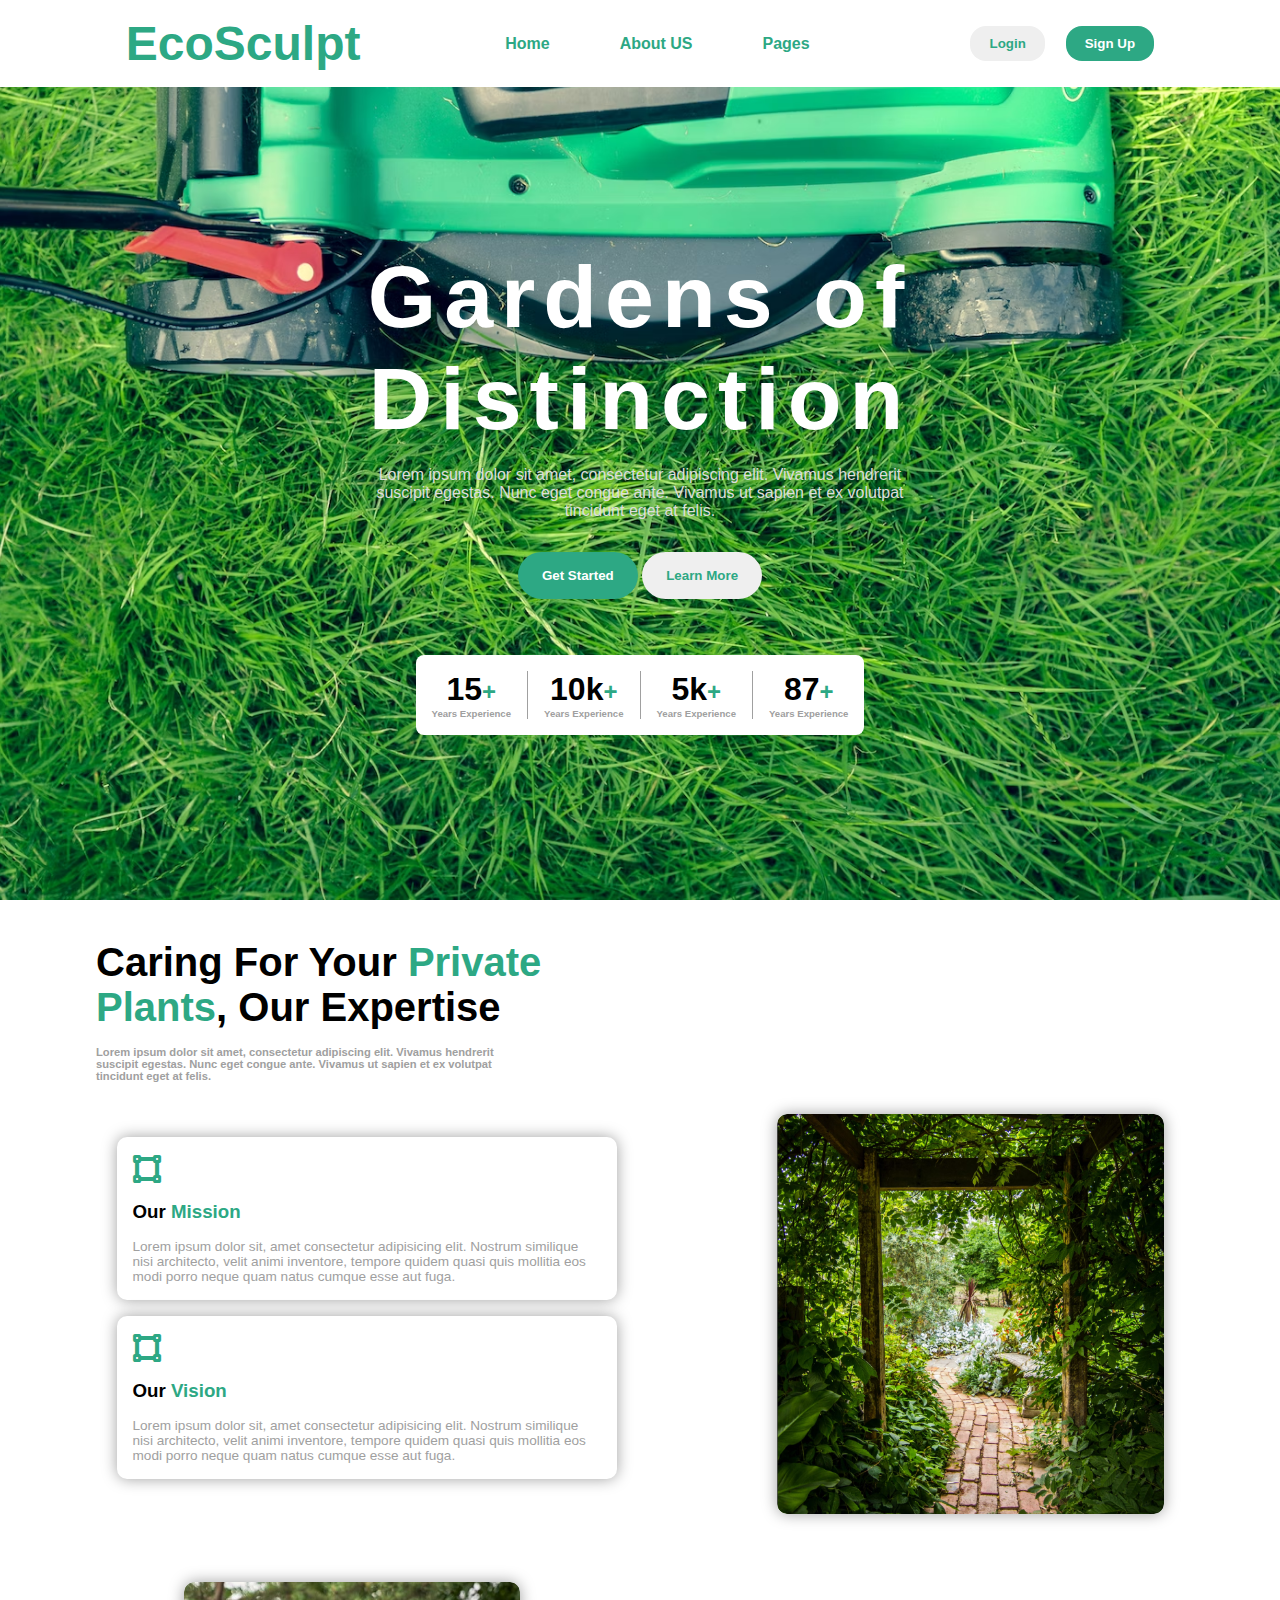
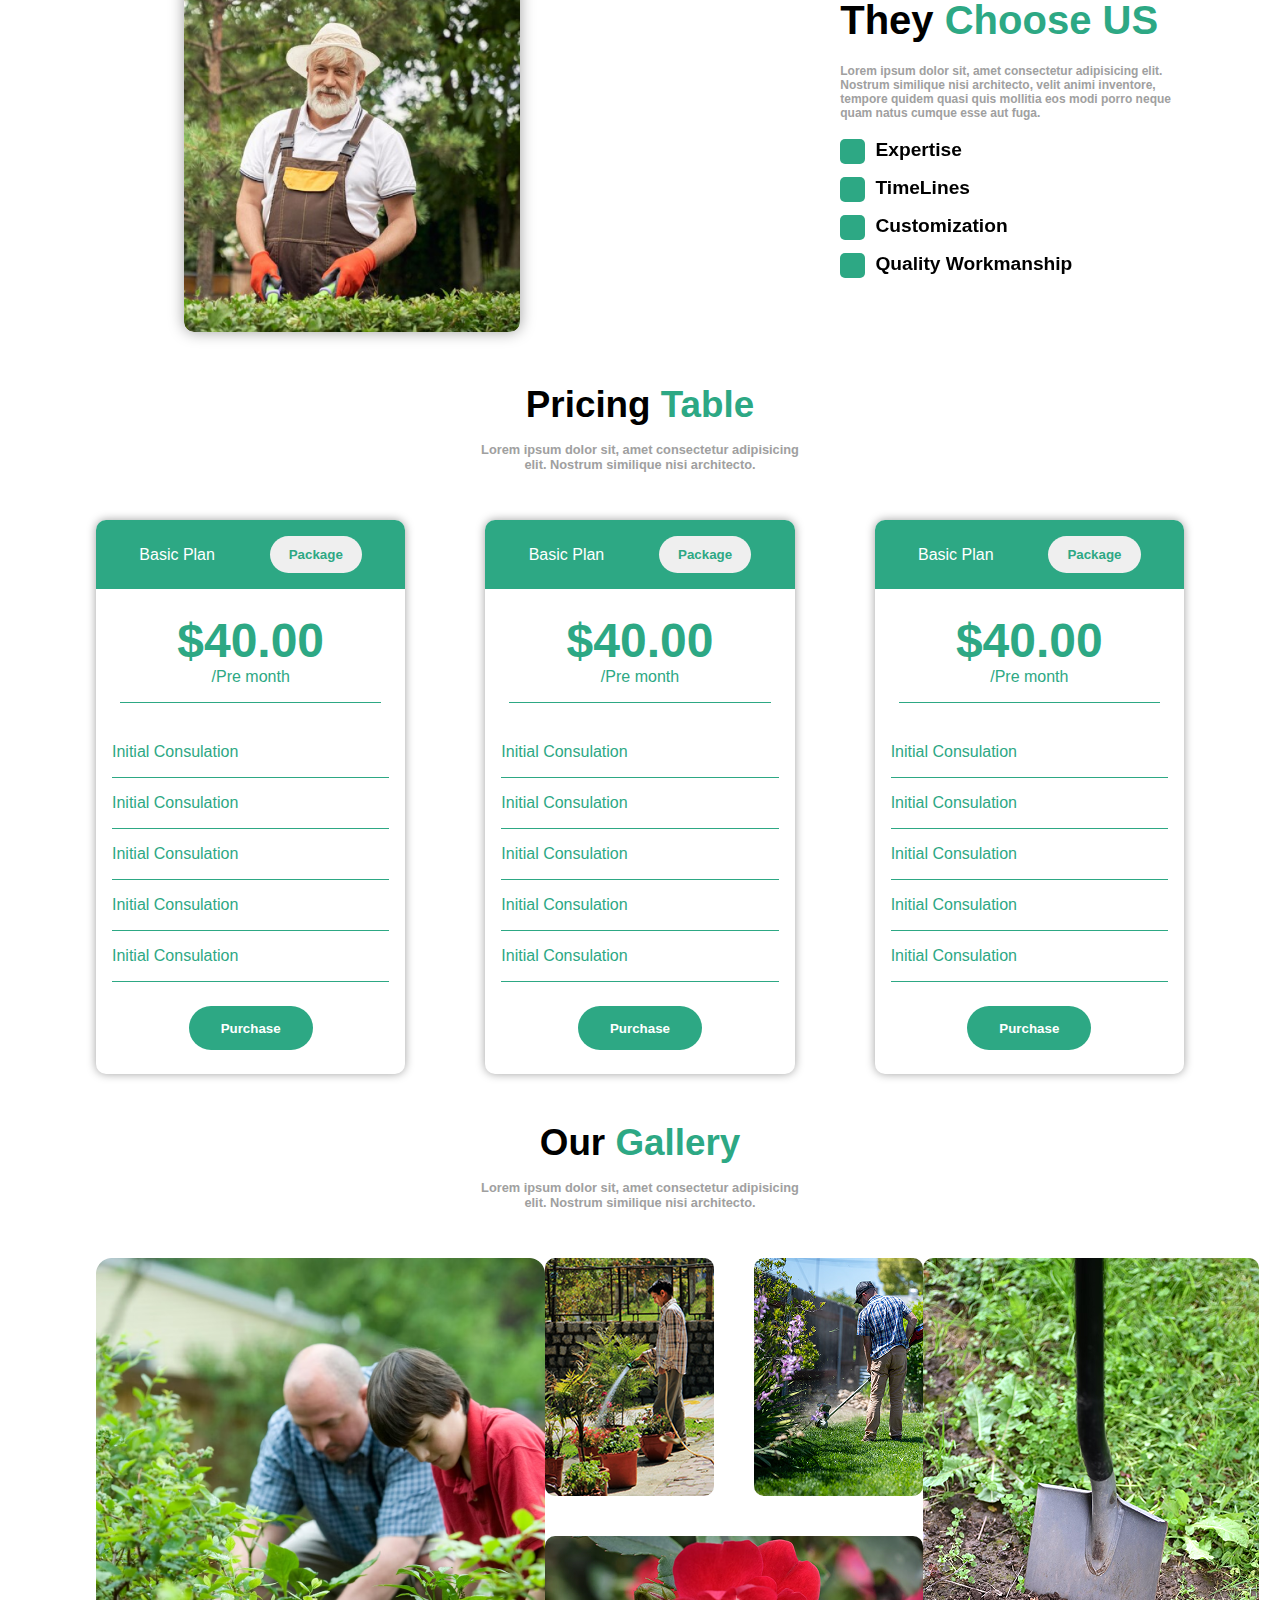
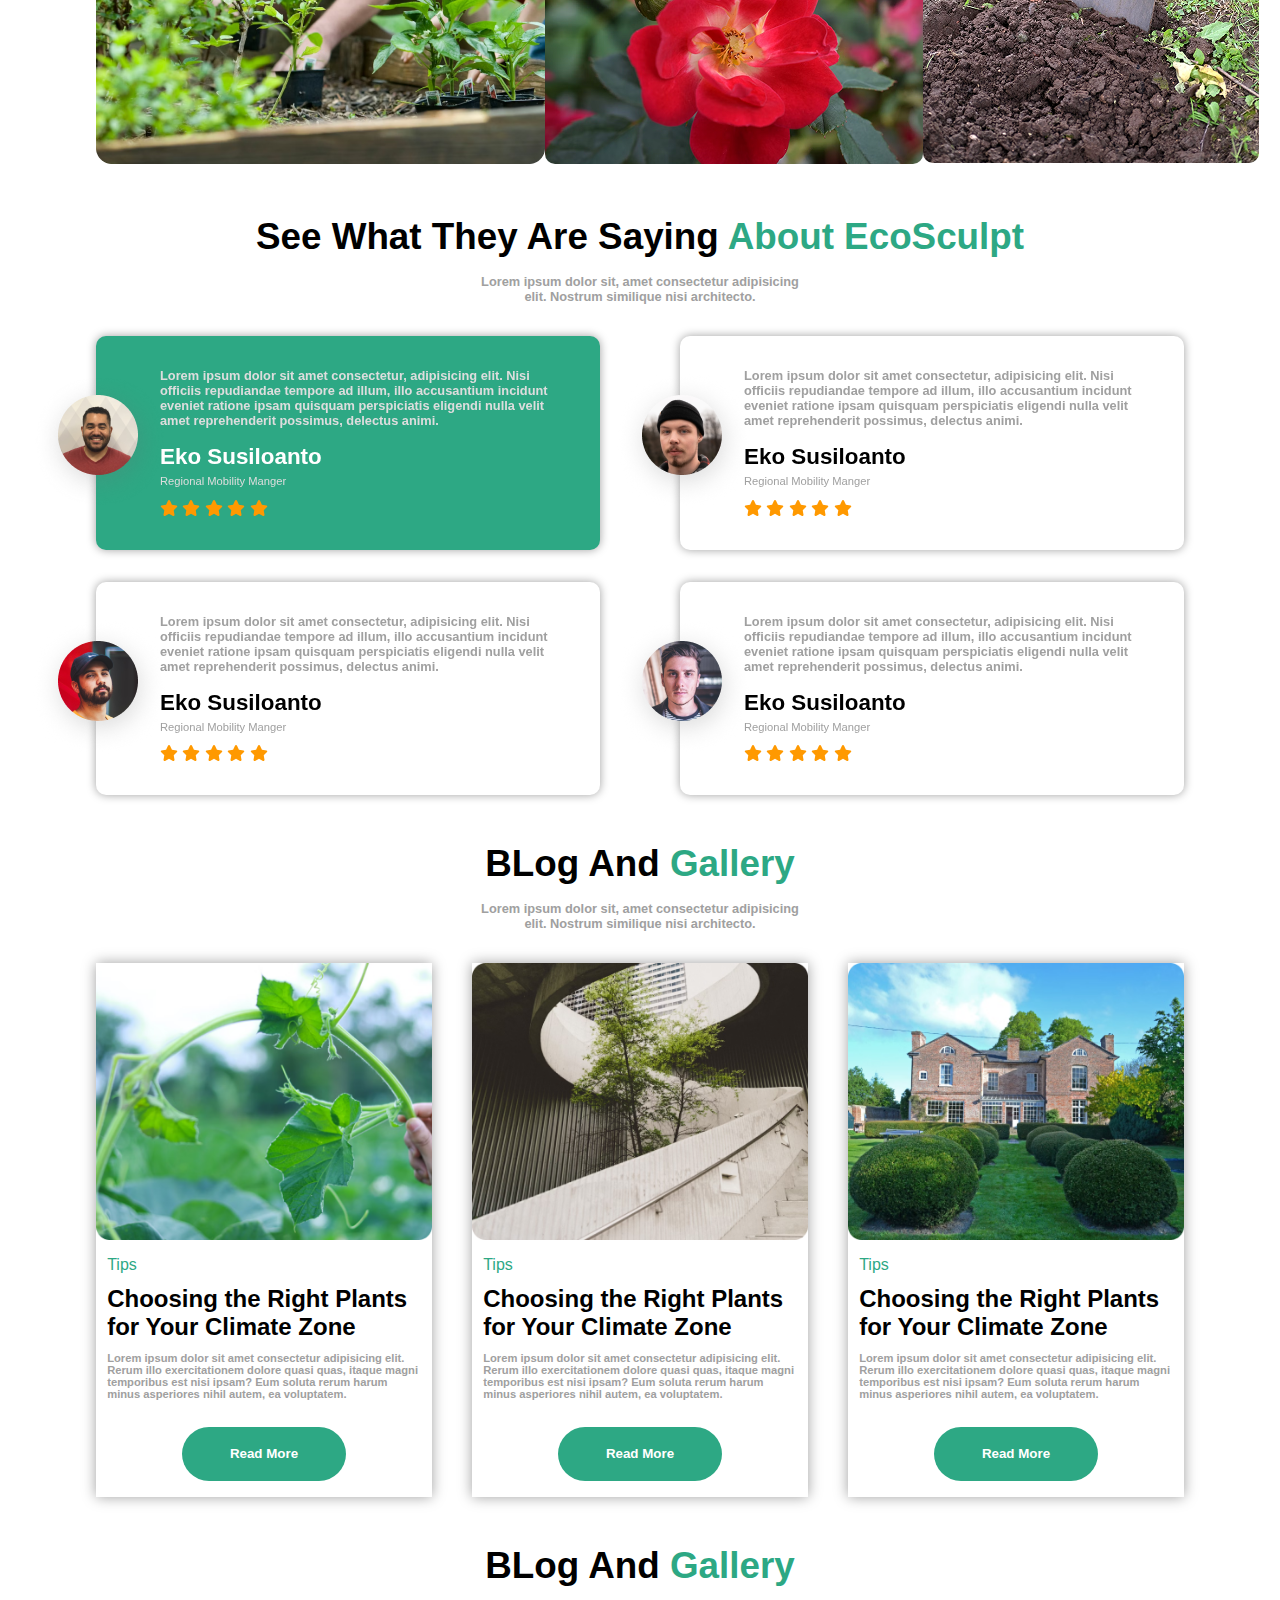
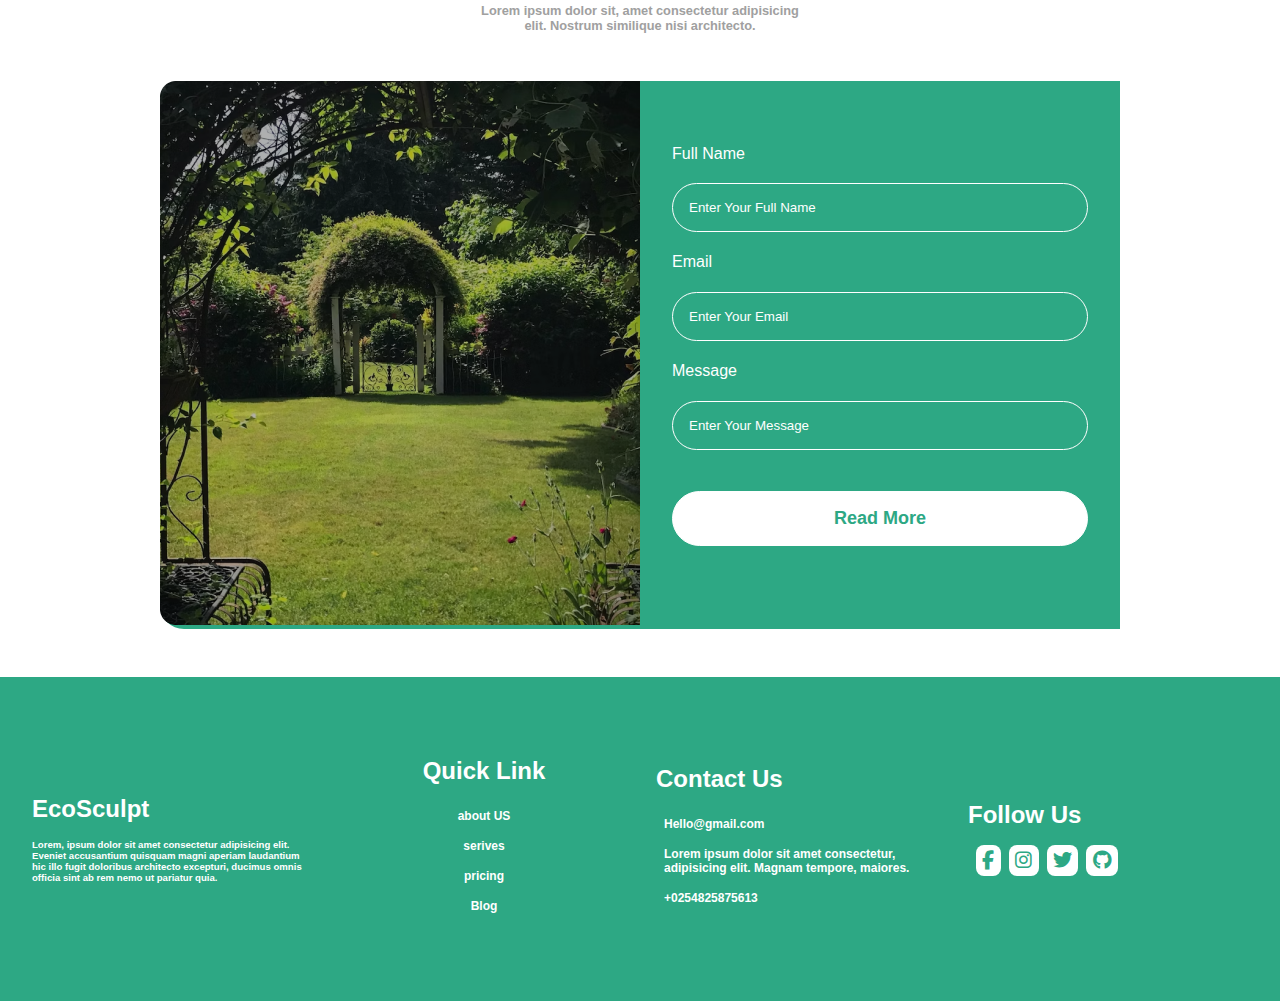
<file: s5/index.html>
<!DOCTYPE html>
<html lang="en">

<head>
    <meta charset="UTF-8">
    <meta name="viewport" content="width=device-width, initial-scale=1.0">
    <title>task session 5</title>
    <link rel="stylesheet" href="./style.css">
    <!--  Google font -->
    <link rel="stylesheet" href="https://cdnjs.cloudflare.com/ajax/libs/font-awesome/6.5.2/css/all.min.css"
        crossorigin="anonymous" referrerpolicy="no-referrer" />
</head>

<body>
    <!-- start main page -->
    <div class="main-page w-100">
        <!-- start navbar -->
        <nav class="w-100 flex p-l">
            <div class="title">
                <h2>EcoSculpt</h2>
            </div>
            <ul class="flex">
                <li>Home</li>
                <li>About US</li>
                <li>Pages</li>
            </ul>
            <div class="sign">
                <button>Login</button>
                <button>Sign Up</button>
            </div>
        </nav>
        <!-- start header -->
        <div class="header h-100 flex-center w-100">
            <h1 class="title">Gardens of Distinction</h1>
            <p class="prag">
                Lorem ipsum dolor sit amet, consectetur adipiscing elit. Vivamus hendrerit suscipit egestas. Nunc eget congue ante. Vivamus ut sapien et ex volutpat tincidunt eget at felis.
            </p>
            <div class="links">
                <button>Get Started</button>
                <button>Learn More</button>
            </div>
            <div class="reviwes flex">
                <ul class="flex"> 
                    <li>
                        <h1>15<span>+</span></h1>
                        <p>Years Experience</p>
                    </li>
                    <li>
                        <h1>10k<span>+</span></h1>
                        <p>Years Experience</p>
                    </li>
                    <li>
                        <h1>5k<span>+</span></h1>
                        <p>Years Experience</p>
                    </li>
                    <li>
                        <h1>87<span>+</span></h1>
                        <p>Years Experience</p>
                    </li>
                </ul>
            </div>
        </div>
    </div>
    <div class="container">
        <!-- start about us -->
        <div class="about">
            <h1 class="title">
                Caring For Your <span>Private Plants</span>, Our Expertise
            </h1>
            <p class="prag">
                Lorem ipsum dolor sit amet, consectetur adipiscing elit. Vivamus hendrerit suscipit egestas. Nunc eget congue ante. Vivamus ut sapien et ex volutpat tincidunt eget at felis.
            </p>
            <div class="mession flex-center">
                <div class="left">
                    <div class="content p-l">
                        <i class="fa-solid fa-vector-square"></i>
                        <h3>Our <span>Mission</span></h3>
                        <p>
                            Lorem ipsum dolor sit, amet consectetur adipisicing 
                            elit. Nostrum similique nisi architecto, velit animi inventore, tempore quidem quasi quis mollitia eos modi 
                            porro neque quam natus cumque esse aut fuga.
                        </p>
                    </div>
                    <div class="content p-l">
                        <i class="fa-solid fa-vector-square"></i>
                        <h3>Our <span>Vision</span></h3>
                        <p>
                            Lorem ipsum dolor sit, amet consectetur adipisicing 
                            elit. Nostrum similique nisi architecto, velit animi inventore, tempore quidem quasi quis mollitia eos modi 
                            porro neque quam natus cumque esse aut fuga.
                        </p>
                    </div>
                </div>
                <div class="right">
                    <img src="./Image Placeholder 2.png" alt="">
                </div>
            </div>
        </div>
        <!-- start choose -->
        <div class="choose flex">
            <div class="img">
                <img src="./Image Placeholder 3.png" alt="">
            </div>
            <div class="txt-choose">
                <h1>They <span>Choose US</span></h1>
                <p>
                    Lorem ipsum dolor sit, amet consectetur adipisicing 
                    elit. Nostrum similique nisi architecto, velit animi inventore, tempore quidem quasi quis mollitia eos modi 
                    porro neque quam natus cumque esse aut fuga.
                </p>
                <ul>
                    <li>Expertise</li>
                    <li>TimeLines</li>
                    <li>Customization</li>
                    <li>Quality Workmanship</li>
                </ul>
            </div>
        </div>
        <!-- start pricing -->
        <div class="pricing">
            <h1 class="title">Pricing <span>Table</span></h1>
            <p class="prag">
                Lorem ipsum dolor sit, amet consectetur adipisicing 
                elit. Nostrum similique nisi architecto.
            </p>
            <div class="category">
                <div class="Discount">
                    <div class="div-1">
                        <p>Basic Plan</p>
                        <button>Package</button>
                    </div>
                    <div class="div-2">
                        <h1>$40.00</h1>
                        <p>/Pre month</p>
                    </div>
                    <ul>
                        <li>Initial Consulation</li>
                        <li>Initial Consulation</li>
                        <li>Initial Consulation</li>
                        <li>Initial Consulation</li>
                        <li>Initial Consulation</li>
                    </ul>
                    <div class="btn">
                        <button>Purchase</button>
                    </div>
                </div>
                <div class="Discount">
                    <div class="div-1">
                        <p>Basic Plan</p>
                        <button>Package</button>
                    </div>
                    <div class="div-2">
                        <h1>$40.00</h1>
                        <p>/Pre month</p>
                    </div>
                    <ul>
                        <li>Initial Consulation</li>
                        <li>Initial Consulation</li>
                        <li>Initial Consulation</li>
                        <li>Initial Consulation</li>
                        <li>Initial Consulation</li>
                    </ul>
                    <div class="btn">
                        <button>Purchase</button>
                    </div>
                </div>
                <div class="Discount">
                    <div class="div-1">
                        <p>Basic Plan</p>
                        <button>Package</button>
                    </div>
                    <div class="div-2">
                        <h1>$40.00</h1>
                        <p>/Pre month</p>
                    </div>
                    <ul>
                        <li>Initial Consulation</li>
                        <li>Initial Consulation</li>
                        <li>Initial Consulation</li>
                        <li>Initial Consulation</li>
                        <li>Initial Consulation</li>
                    </ul>
                    <div class="btn">
                        <button>Purchase</button>
                    </div>
                </div>
            </div>
        </div>
        <!-- start gallery -->
        <div class="gallery">
            <h1 class="title">Our <span>Gallery</span></h1>
            <p class="prag">
                Lorem ipsum dolor sit, amet consectetur adipisicing 
                elit. Nostrum similique nisi architecto.
            </p>
            <div class="section flex">
                <div class="left">
                    <img src="./Image Placeholder.png" alt="">
                </div>
                <div class="middle">
                    <div class="top">
                        <img src="./image 26.png" alt="">
                        <img src="./image 25.png" alt="">
                    </div>
                    <div class="button">
                        <img src="./image 21.png" alt="">
                    </div>
                </div>
                <div class="right">
                    <img src="./image 22.png" alt="">
                </div>
            </div>
        </div>
        <!-- start about ecosculpt -->
        <div class="ecoSculpt">
            <h1 class="title">See What They Are Saying <span>About EcoSculpt</span></h1>
            <p class="prag">
                Lorem ipsum dolor sit, amet consectetur adipisicing 
                elit. Nostrum similique nisi architecto.
            </p>
            <div class="reviews flex">
                <div class="review active">
                    <div class="left">
                        <img src="./img-1.png" alt="">
                    </div>
                    <div class="right">
                        <p>
                            Lorem ipsum dolor sit amet consectetur, adipisicing elit. Nisi officiis repudiandae tempore ad illum, illo accusantium incidunt eveniet ratione ipsam quisquam perspiciatis eligendi nulla velit amet reprehenderit possimus, delectus animi.
                        </p>
                        <div class="txt">
                            <div>
                                <h3>Eko Susiloanto</h3>
                                <p>Regional Mobility Manger</p>
                            </div>
                            <div class="star">
                                <i class="fa-solid fa-star"></i>
                                <i class="fa-solid fa-star"></i>
                                <i class="fa-solid fa-star"></i>
                                <i class="fa-solid fa-star"></i>
                                <i class="fa-solid fa-star"></i>
                            </div>
                        </div>
                    </div>
                </div>
                <div class="review">
                    <div class="left">
                        <img src="./img-2.png" alt="">
                    </div>
                    <div class="right">
                        <p>
                            Lorem ipsum dolor sit amet consectetur, adipisicing elit. Nisi officiis repudiandae tempore ad illum, illo accusantium incidunt eveniet ratione ipsam quisquam perspiciatis eligendi nulla velit amet reprehenderit possimus, delectus animi.
                        </p>
                        <div class="txt">
                            <div>
                                <h3>Eko Susiloanto</h3>
                                <p>Regional Mobility Manger</p>
                            </div>
                            <div class="star">
                                <i class="fa-solid fa-star"></i>
                                <i class="fa-solid fa-star"></i>
                                <i class="fa-solid fa-star"></i>
                                <i class="fa-solid fa-star"></i>
                                <i class="fa-solid fa-star"></i>
                            </div>
                        </div>
                    </div>
                </div>
            </div>
                        <div class="reviews flex">
                <div class="review">
                    <div class="left">
                        <img src="./img-3.png" alt="">
                    </div>
                    <div class="right">
                        <p>
                            Lorem ipsum dolor sit amet consectetur, adipisicing elit. Nisi officiis repudiandae tempore ad illum, illo accusantium incidunt eveniet ratione ipsam quisquam perspiciatis eligendi nulla velit amet reprehenderit possimus, delectus animi.
                        </p>
                        <div class="txt">
                            <div>
                                <h3>Eko Susiloanto</h3>
                                <p>Regional Mobility Manger</p>
                            </div>
                            <div class="star">
                                <i class="fa-solid fa-star"></i>
                                <i class="fa-solid fa-star"></i>
                                <i class="fa-solid fa-star"></i>
                                <i class="fa-solid fa-star"></i>
                                <i class="fa-solid fa-star"></i>
                            </div>
                        </div>
                    </div>
                </div>
                <div class="review">
                    <div class="left">
                        <img src="./img-4.png" alt="">
                    </div>
                    <div class="right">
                        <p>
                            Lorem ipsum dolor sit amet consectetur, adipisicing elit. Nisi officiis repudiandae tempore ad illum, illo accusantium incidunt eveniet ratione ipsam quisquam perspiciatis eligendi nulla velit amet reprehenderit possimus, delectus animi.
                        </p>
                        <div class="txt">
                            <div>
                                <h3>Eko Susiloanto</h3>
                                <p>Regional Mobility Manger</p>
                            </div>
                            <div class="star">
                                <i class="fa-solid fa-star"></i>
                                <i class="fa-solid fa-star"></i>
                                <i class="fa-solid fa-star"></i>
                                <i class="fa-solid fa-star"></i>
                                <i class="fa-solid fa-star"></i>
                            </div>
                        </div>
                    </div>
                </div>
            </div>
        </div>
        <!-- start articles -->
        <div class="article">
            <h1 class="title">BLog And <span>Gallery</span></h1>
            <p class="prag">
                Lorem ipsum dolor sit, amet consectetur adipisicing 
                elit. Nostrum similique nisi architecto.
            </p>
            <div class="plogs flex">
                <div class="plog">
                    <img src="./Articles.png" alt="">
                    <p>Tips</p>
                    <h2>Choosing the Right Plants for Your Climate Zone</h2>
                    <p class="pra">
                        Lorem ipsum dolor sit amet consectetur adipisicing elit. Rerum illo exercitationem dolore quasi quas, itaque magni temporibus est nisi ipsam? Eum soluta rerum harum minus asperiores nihil autem, ea voluptatem.
                    </p>
                    <div class="btn">
                        <button>Read More</button>
                    </div>
                </div>
                <div class="plog">
                    <img src="./Articles (2).png" alt="">
                    <p>Tips</p>
                    <h2>Choosing the Right Plants for Your Climate Zone</h2>
                    <p class="pra">
                        Lorem ipsum dolor sit amet consectetur adipisicing elit. Rerum illo exercitationem dolore quasi quas, itaque magni temporibus est nisi ipsam? Eum soluta rerum harum minus asperiores nihil autem, ea voluptatem.
                    </p>
                    <div class="btn">
                        <button>Read More</button>
                    </div>
                </div>
                <div class="plog">
                    <img src="./Articles (1).png" alt="">
                    <p>Tips</p>
                    <h2>Choosing the Right Plants for Your Climate Zone</h2>
                    <p class="pra">
                        Lorem ipsum dolor sit amet consectetur adipisicing elit. Rerum illo exercitationem dolore quasi quas, itaque magni temporibus est nisi ipsam? Eum soluta rerum harum minus asperiores nihil autem, ea voluptatem.
                    </p>
                    <div class="btn">
                        <button>Read More</button>
                    </div>
                </div>
            </div>
        </div>
        <!-- start contact Us -->
        <div class="contact-us">
            <h1 class="title">BLog And <span>Gallery</span></h1>
            <p class="prag">
                Lorem ipsum dolor sit, amet consectetur adipisicing 
                elit. Nostrum similique nisi architecto.
            </p>
            <div class="contact flex">
                <div class="left">
                    <img src="./contact.png" alt="">
                </div>
                <div class="right">
                    <form action="">
                        <label for="">Full Name</label>
                        <input type="text" placeholder="Enter Your Full Name">
                        <label for="">Email</label>
                        <input type="text" placeholder="Enter Your Email">
                        <label for="">Message</label>
                        <input type="text" placeholder="Enter Your Message">
                        <input type="submit" value="Read More" name="" id="">
                    </form>
                </div>
            </div>
        </div>
    <!-- end container -->
    </div>
    <!-- start footer -->
    <footer>
        <div>
            <h2>EcoSculpt</h2>
            <p>
                Lorem, ipsum dolor sit amet consectetur adipisicing elit. Eveniet accusantium quisquam magni aperiam laudantium hic illo fugit doloribus architecto excepturi, ducimus omnis officia sint ab rem nemo ut pariatur quia.
            </p>
        </div>
        <div>
            <h2>Quick Link</h2>
            <ul>
                <li>about US</li>
                <li>serives</li>
                <li>pricing</li>
                <li>Blog</li>
            </ul>
        </div>
        <div>
            <h2>Contact Us</h2>
            <ul>
                <li>Hello@gmail.com</li>
                <li>Lorem ipsum dolor sit amet consectetur, adipisicing elit. Magnam tempore, maiores.</li>
                <li>+0254825875613</li>
            </ul>
        </div>
        <div>
            <h2>Follow Us</h2>
            <ul>
                <li><i class="fa-brands fa-facebook-f"></i></li>
                <li><i class="fa-brands fa-instagram"></i></li>
                <li><i class="fa-brands fa-twitter"></i></li>
                <li><i class="fa-brands fa-github"></i></li>
            </ul>
        </div>
    </footer>
</body>

</html>
</file>
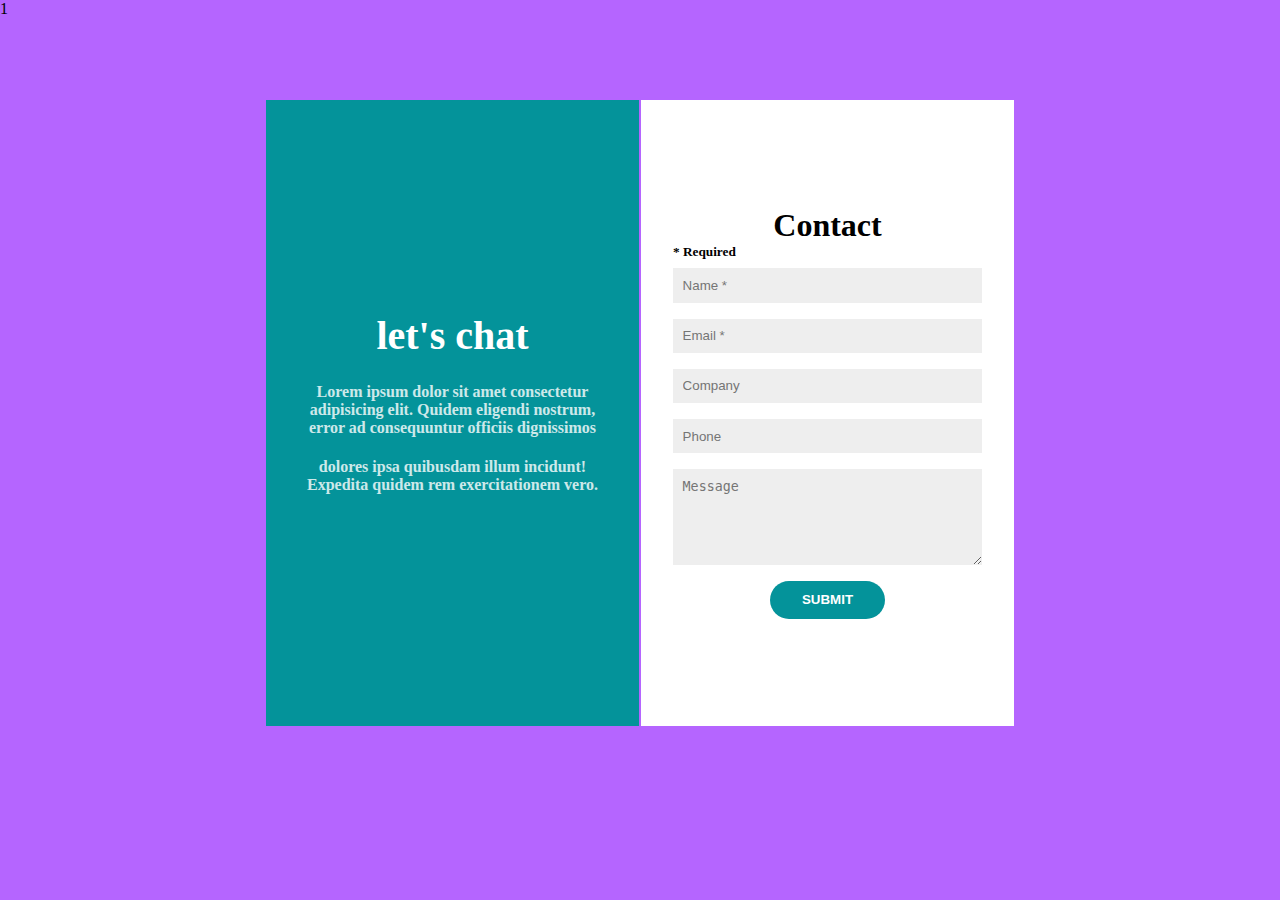
<file: task session 2/index.html>
1
<!DOCTYPE html>
<html lang="en">

<head>
    <meta charset="UTF-8">
    <meta name="viewport" content="width=device-width, initial-scale=1.0">
    <title>Task 1</title>
    <link rel="stylesheet" href="style.css">
</head>

<body>
    <!-- start table -->
    <table>
        <tr>
            <!-- start chat -->
            <th class="left background-color">
                <div class="chat color-white">
                    <h2>let's chat</h2>
                    <p>Lorem ipsum dolor sit amet consectetur adipisicing elit.
                        Quidem eligendi nostrum, error ad consequuntur officiis dignissimos
                    </p>
                    <p>
                        dolores ipsa quibusdam illum incidunt!
                        Expedita quidem rem exercitationem vero.
                    </p>
                </div>
            </th>
            <!-- start contact -->
            <th class="right background-white">
                <div class="contact">
                    <form action="">
                        <h1>Contact</h1>
                        <h5>* Required</h5>
                        <input class="border-none" type="text" placeholder="Name *" required>
                        <input class="border-none" type="email" required placeholder="Email *">
                        <input class="border-none" type="text" placeholder="Company">
                        <input class="border-none" type="tel" placeholder="Phone">
                        <textarea class="border-none" placeholder="Message"></textarea>
                        <button type="submit" class="background-color border-none color-white">submit</button>
                    </form>
                </div>
            </th>
        </tr>
    </table>
</body>

</html>
</file>
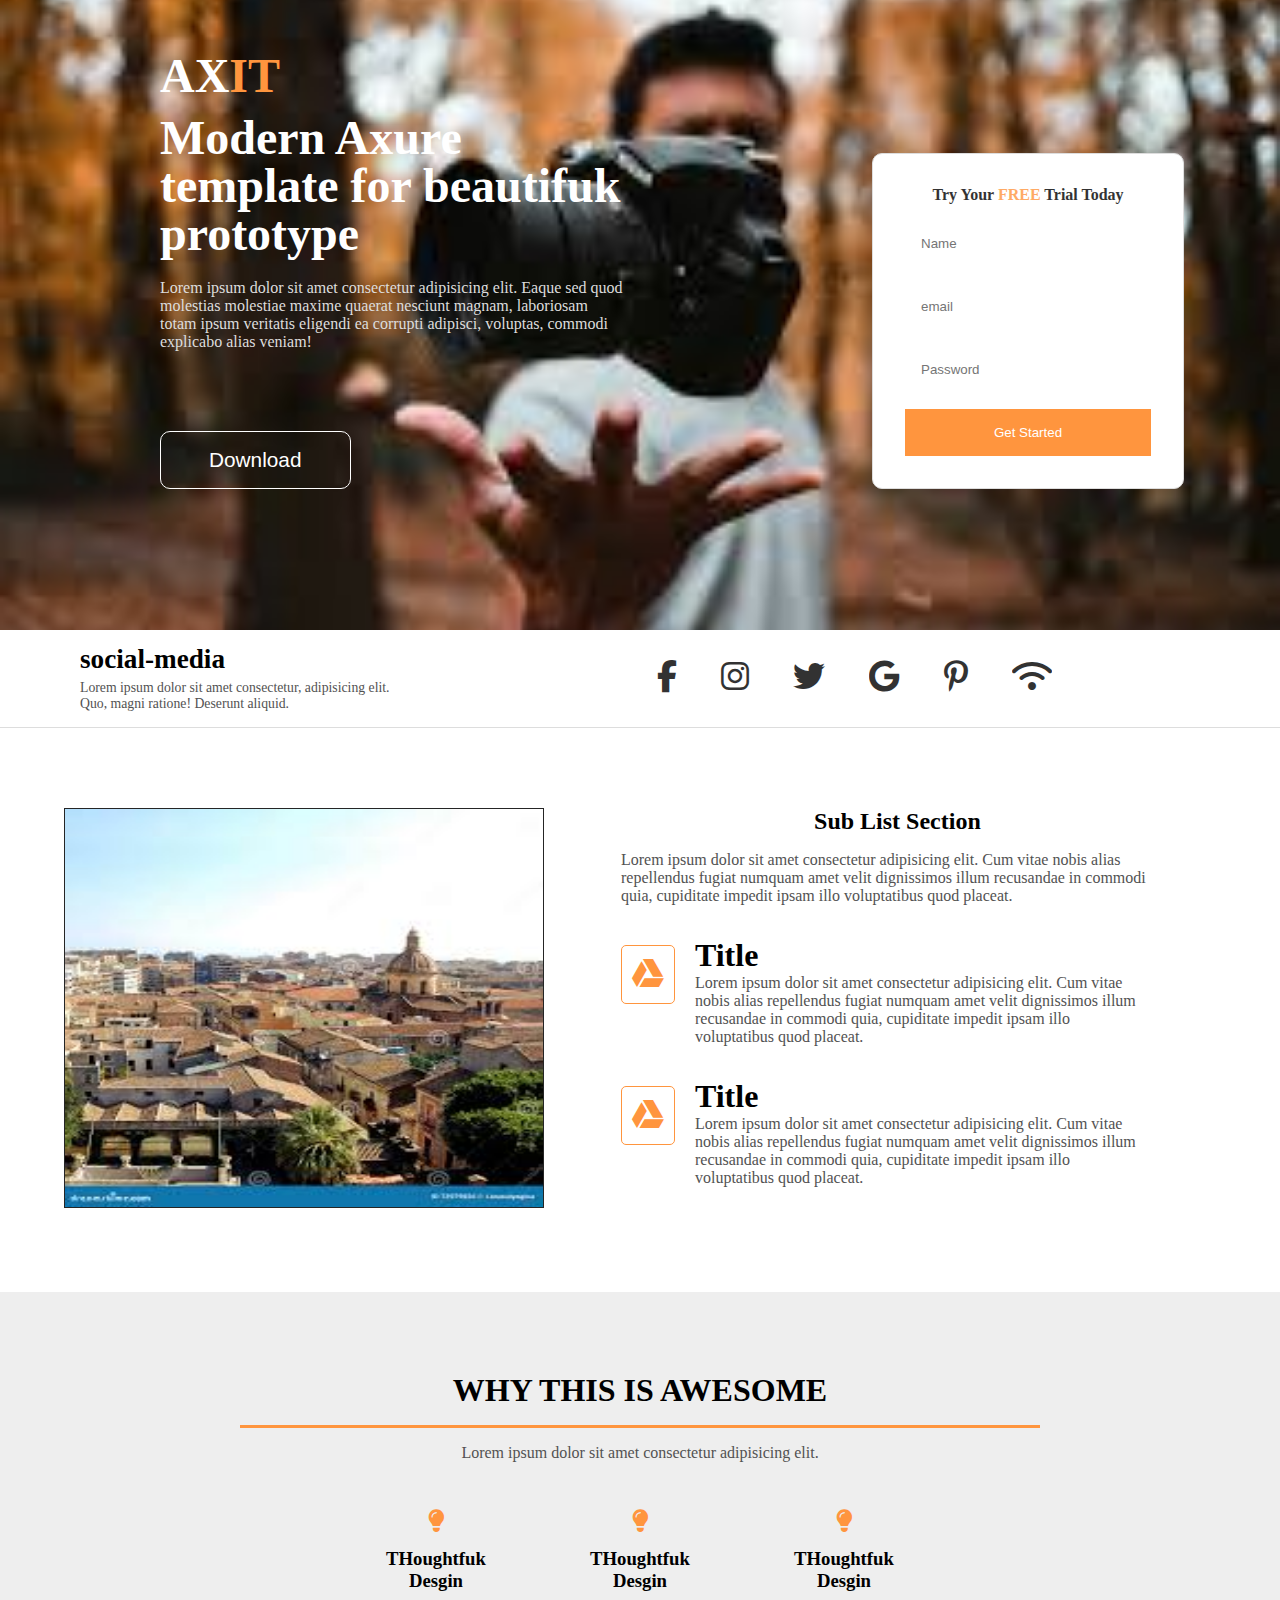
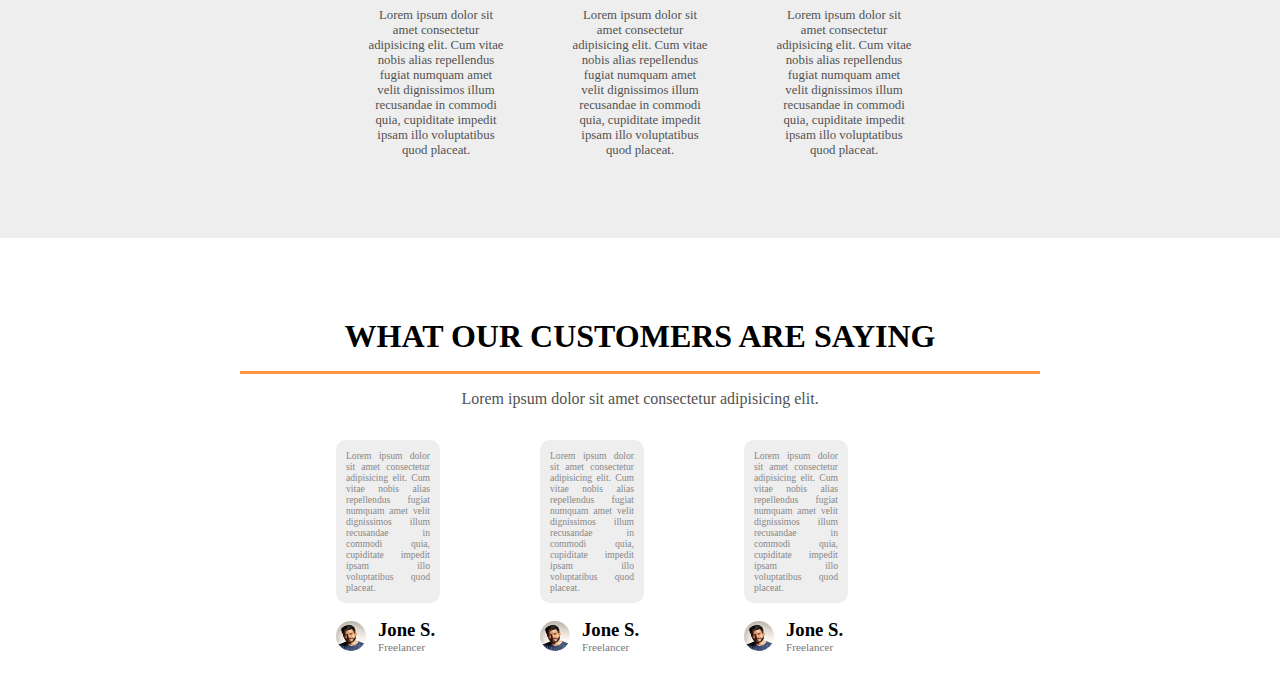
<file: task session 3/index.html>
<!DOCTYPE html>
<html lang="en">

<head>
    <meta charset="UTF-8">
    <meta name="viewport" content="width=device-width, initial-scale=1.0">
    <title>Task session 3</title>
    <link rel="stylesheet" href="./style.css">
    <!--  Google font -->
    <link rel="stylesheet" href="https://cdnjs.cloudflare.com/ajax/libs/font-awesome/6.5.2/css/all.min.css"
        crossorigin="anonymous" referrerpolicy="no-referrer" />
</head>

<body>
    <!-- start header -->
    <div class="container">
        <div class="header">
            <div class="left-header head">
                <h1>AX<span>IT</span></h1>
                <h4>
                    Modern Axure template for beautifuk prototype
                </h4>
                <p>Lorem ipsum dolor sit amet consectetur adipisicing elit.
                    Eaque sed quod molestias molestiae maxime quaerat nesciunt magnam,
                    laboriosam totam ipsum veritatis eligendi ea corrupti adipisci,
                    voluptas, commodi explicabo alias veniam!
                </p>
                <button type="button">Download</button>
            </div>
            <div class="right-header head">
                <h4>Try Your <span>FREE</span> Trial Today</h4>
                <form action="">
                    <input type="text" placeholder="Name">
                    <input type="email" placeholder="email">
                    <input type="password" placeholder="Password">
                    <button type="submit">Get Started</button>
                </form>
            </div>
        </div>
        <div class="social-media">
            <div class="social-text">
                <h3>social-media</h3>
                <p>
                    Lorem ipsum dolor sit amet consectetur,
                    adipisicing elit. Quo, magni ratione! Deserunt
                    aliquid.
                </p>
            </div>
            <div class="link-media">
                <i class="fa-brands fa-facebook-f"></i>
                <i class="fa-brands fa-instagram"></i>
                <i class="fa-brands fa-twitter"></i>
                <i class="fa-brands fa-google"></i>
                <i class="fa-brands fa-pinterest-p"></i>
                <i class="fa-solid fa-wifi"></i>
            </div>
        </div>
    </div>
    <!-- start section -->
    <div class="section">
        <div class="image-sec">
            <img src="./download.jpeg" alt="photo">
        </div>
        <div class="text-sec">
            <h2>Sub List Section</h2>
            <p class="txt">
                Lorem ipsum dolor sit amet consectetur adipisicing elit.
                Cum vitae nobis alias repellendus fugiat numquam amet
                velit dignissimos illum recusandae in commodi quia,
                cupiditate impedit ipsam illo voluptatibus quod placeat.
            </p>
            <div class="title">
                <div class="icon">
                    <i class="fa-brands fa-google-drive"></i>
                </div>
                <div class="text-title">
                    <h3>Title</h3>
                    <p>
                        Lorem ipsum dolor sit amet consectetur adipisicing elit.
                        Cum vitae nobis alias repellendus fugiat numquam amet
                        velit dignissimos illum recusandae in commodi quia,
                        cupiditate impedit ipsam illo voluptatibus quod placeat.
                    </p>
                </div>
            </div>
            <div class="title">
                <div class="icon">
                    <i class="fa-brands fa-google-drive"></i>
                </div>
                <div class="text-title">
                    <h3>Title</h3>
                    <p>
                        Lorem ipsum dolor sit amet consectetur adipisicing elit.
                        Cum vitae nobis alias repellendus fugiat numquam amet
                        velit dignissimos illum recusandae in commodi quia,
                        cupiditate impedit ipsam illo voluptatibus quod placeat.
                    </p>
                </div>
            </div>
        </div>
    </div>
    <!-- start awesome -->
    <div class="awesome">
        <h1>WHY THIS IS AWESOME</h1>
        <p>Lorem ipsum dolor sit amet consectetur adipisicing elit.</p>
        <div class="icons">
            <div class="icon">
                <i class="fa-solid fa-lightbulb"></i>
                <h3>THoughtfuk Desgin</h3>
                <p>
                    Lorem ipsum dolor sit amet consectetur adipisicing elit.
                    Cum vitae nobis alias repellendus fugiat numquam amet
                    velit dignissimos illum recusandae in commodi quia,
                    cupiditate impedit ipsam illo voluptatibus quod placeat.
                </p>
            </div>
            <div class="icon">
                <i class="fa-solid fa-lightbulb"></i>
                <h3>THoughtfuk Desgin</h3>
                <p>
                    Lorem ipsum dolor sit amet consectetur adipisicing elit.
                    Cum vitae nobis alias repellendus fugiat numquam amet
                    velit dignissimos illum recusandae in commodi quia,
                    cupiditate impedit ipsam illo voluptatibus quod placeat.
                </p>
            </div>
            <div class="icon">
                <i class="fa-solid fa-lightbulb"></i>
                <h3>THoughtfuk Desgin</h3>
                <p>
                    Lorem ipsum dolor sit amet consectetur adipisicing elit.
                    Cum vitae nobis alias repellendus fugiat numquam amet
                    velit dignissimos illum recusandae in commodi quia,
                    cupiditate impedit ipsam illo voluptatibus quod placeat.
                </p>
            </div>
        </div>
    </div>
    <!-- start customers -->
    <div class="customer">
        <h1>WHAT OUR CUSTOMERS ARE SAYING</h1>
        <p class="p">Lorem ipsum dolor sit amet consectetur adipisicing elit.</p>
        <div class="element">
            <div class="text-ele">
                <p>
                    Lorem ipsum dolor sit amet consectetur adipisicing elit.
                    Cum vitae nobis alias repellendus fugiat numquam amet
                    velit dignissimos illum recusandae in commodi quia,
                    cupiditate impedit ipsam illo voluptatibus quod placeat.
                </p>
            </div>
            <div class="img-ele">
                <img src="./download (2).jpeg" alt="">
                <div class="txt-ele">
                    <h3>Jone S.</h3>
                    <p>Freelancer</p>
                </div>
            </div>
        </div>
        <div class="element">
            <div class="text-ele">
                <p>
                    Lorem ipsum dolor sit amet consectetur adipisicing elit.
                    Cum vitae nobis alias repellendus fugiat numquam amet
                    velit dignissimos illum recusandae in commodi quia,
                    cupiditate impedit ipsam illo voluptatibus quod placeat.
                </p>
            </div>
            <div class="img-ele">
                <img src="./download (2).jpeg" alt="">
                <div class="txt-ele">
                    <h3>Jone S.</h3>
                    <p>Freelancer</p>
                </div>
            </div>
        </div>
        <div class="element">
            <div class="text-ele">
                <p>
                    Lorem ipsum dolor sit amet consectetur adipisicing elit.
                    Cum vitae nobis alias repellendus fugiat numquam amet
                    velit dignissimos illum recusandae in commodi quia,
                    cupiditate impedit ipsam illo voluptatibus quod placeat.
                </p>
            </div>
            <div class="img-ele">
                <img src="./download (2).jpeg" alt="">
                <div class="txt-ele">
                    <h3>Jone S.</h3>
                    <p>Freelancer</p>
                </div>
            </div>
        </div>
    </div>
</body>
</html>
</file>
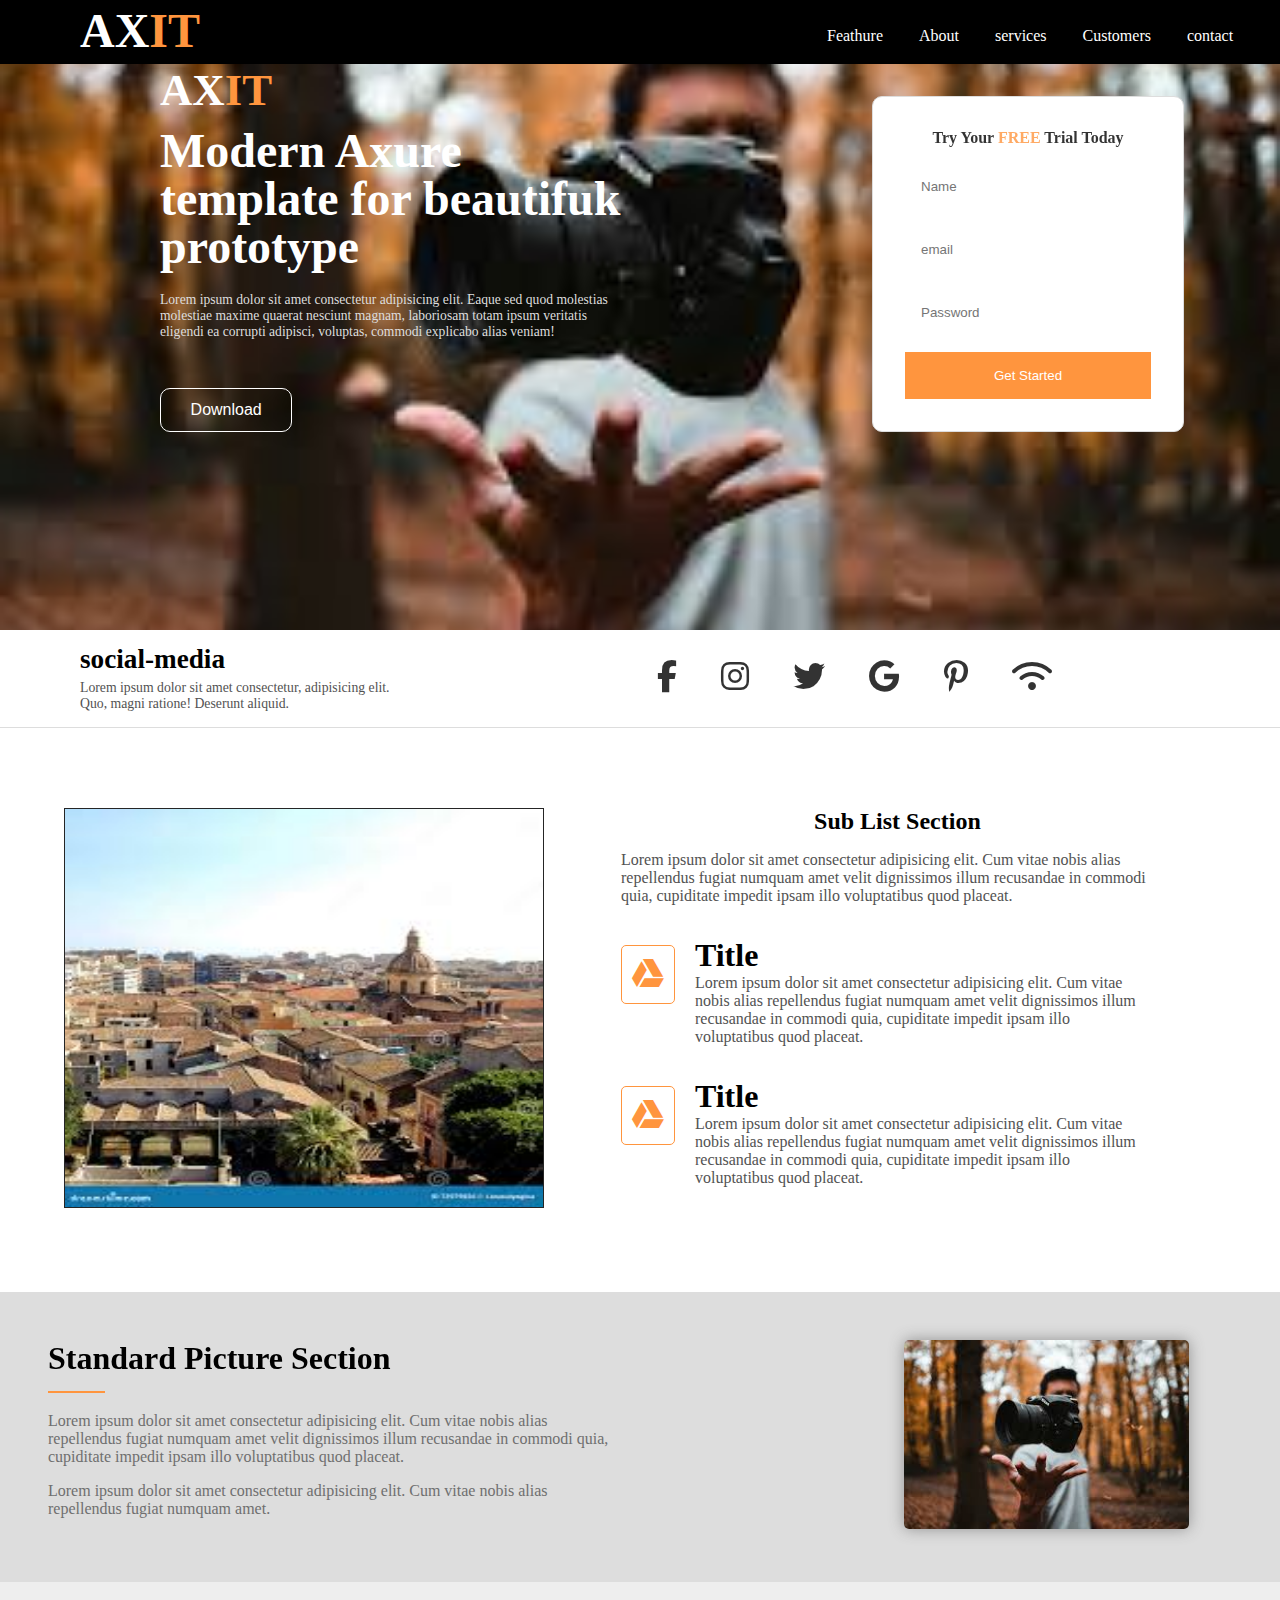
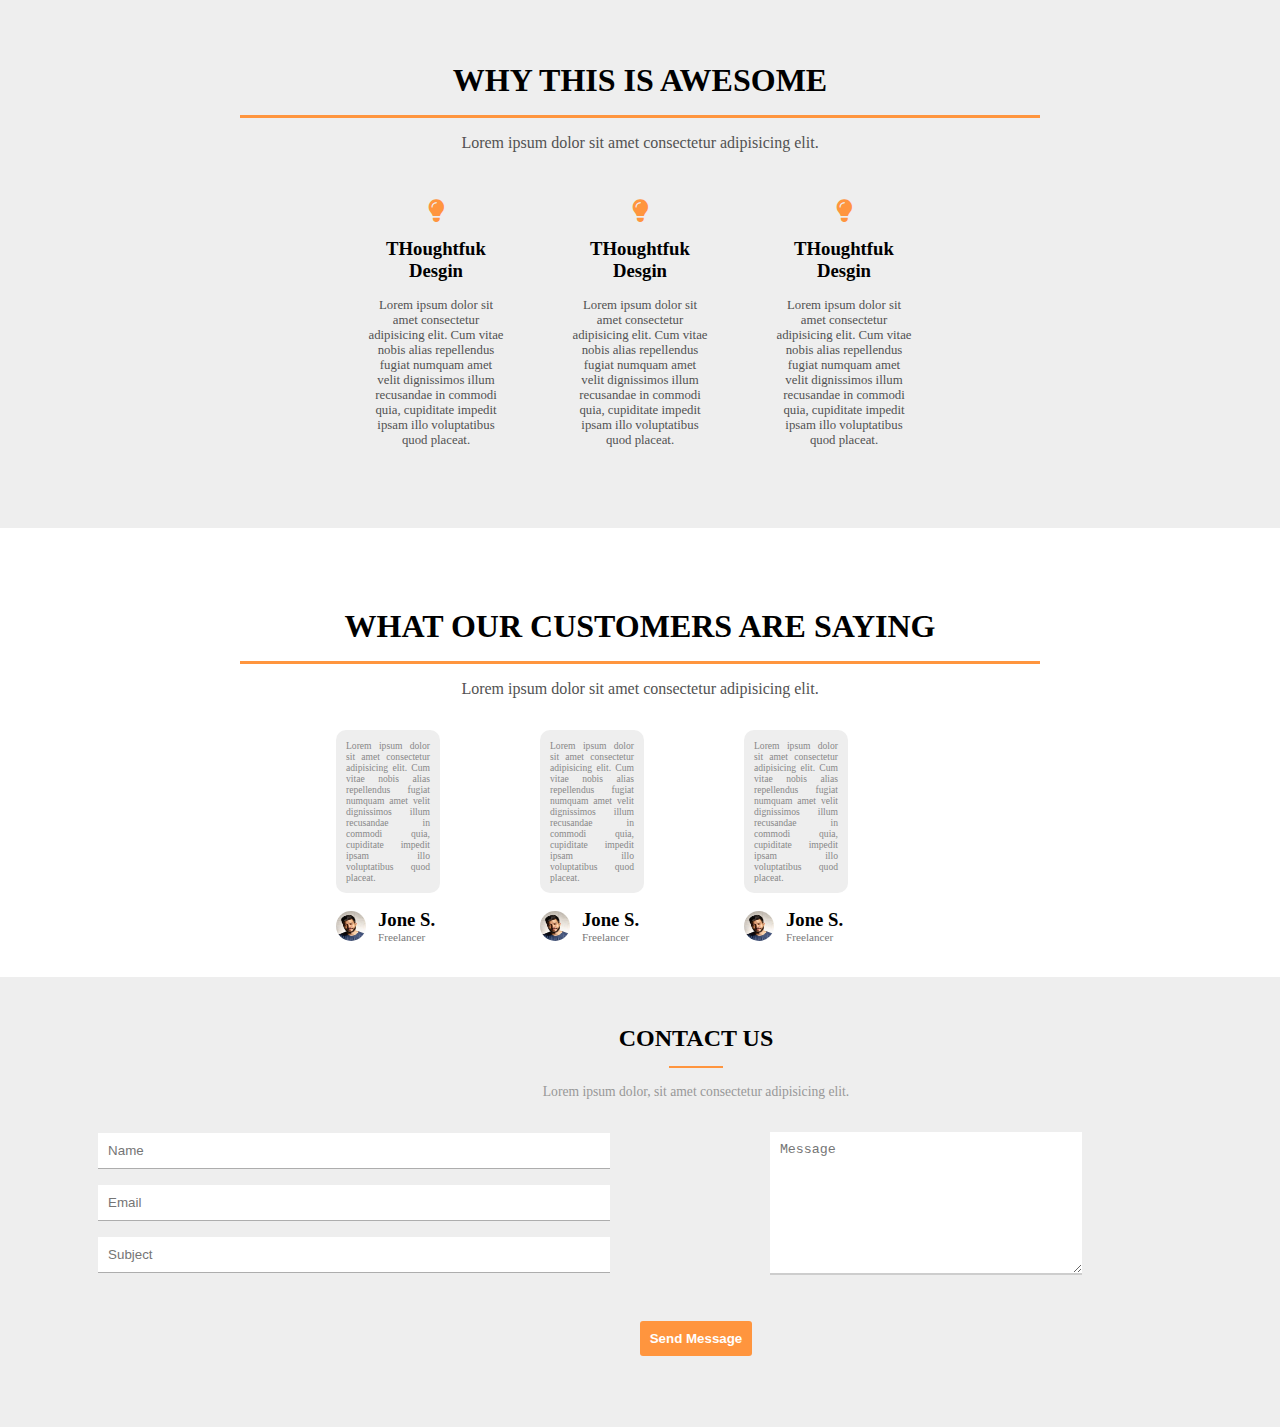
<file: task session 4/index.html>
<!DOCTYPE html>
<html lang="en">

<head>
    <meta charset="UTF-8">
    <meta name="viewport" content="width=device-width, initial-scale=1.0">
    <title>Task session 4</title>
    <link rel="stylesheet" href="./style.css">
    <!--  Google font -->
    <link rel="stylesheet" href="https://cdnjs.cloudflare.com/ajax/libs/font-awesome/6.5.2/css/all.min.css"
        crossorigin="anonymous" referrerpolicy="no-referrer" />
</head>

<body>
    <!-- navbar -->
    <nav>
        <h1>AX<span>IT</span></h1>
        <ul>
            <li>Feathure</li>
            <li>About</li>
            <li>services</li>
            <li>Customers</li>
            <li>contact</li>
        </ul>
    </nav>
    <!-- start header -->
    <div class="container">
        <div class="header">
            <div class="left-header head">
                <h1>AX<span>IT</span></h1>
                <h4>
                    Modern Axure template for beautifuk prototype
                </h4>
                <p>Lorem ipsum dolor sit amet consectetur adipisicing elit.
                    Eaque sed quod molestias molestiae maxime quaerat nesciunt magnam,
                    laboriosam totam ipsum veritatis eligendi ea corrupti adipisci,
                    voluptas, commodi explicabo alias veniam!
                </p>
                <button type="button">Download</button>
            </div>
            <div class="right-header head">
                <h4>Try Your <span>FREE</span> Trial Today</h4>
                <form action="">
                    <input type="text" placeholder="Name">
                    <input type="email" placeholder="email">
                    <input type="password" placeholder="Password">
                    <button type="submit">Get Started</button>
                </form>
            </div>
        </div>
        <div class="social-media">
            <div class="social-text">
                <h3>social-media</h3>
                <p>
                    Lorem ipsum dolor sit amet consectetur,
                    adipisicing elit. Quo, magni ratione! Deserunt
                    aliquid.
                </p>
            </div>
            <div class="link-media">
                <i class="fa-brands fa-facebook-f"></i>
                <i class="fa-brands fa-instagram"></i>
                <i class="fa-brands fa-twitter"></i>
                <i class="fa-brands fa-google"></i>
                <i class="fa-brands fa-pinterest-p"></i>
                <i class="fa-solid fa-wifi"></i>
            </div>
        </div>
    </div>
    <!-- start section -->
    <div class="section">
        <div class="image-sec">
            <img src="./download.jpeg" alt="photo">
        </div>
        <div class="text-sec">
            <h2>Sub List Section</h2>
            <p class="txt">
                Lorem ipsum dolor sit amet consectetur adipisicing elit.
                Cum vitae nobis alias repellendus fugiat numquam amet
                velit dignissimos illum recusandae in commodi quia,
                cupiditate impedit ipsam illo voluptatibus quod placeat.
            </p>
            <div class="title">
                <div class="icon">
                    <i class="fa-brands fa-google-drive"></i>
                </div>
                <div class="text-title">
                    <h3>Title</h3>
                    <p>
                        Lorem ipsum dolor sit amet consectetur adipisicing elit.
                        Cum vitae nobis alias repellendus fugiat numquam amet
                        velit dignissimos illum recusandae in commodi quia,
                        cupiditate impedit ipsam illo voluptatibus quod placeat.
                    </p>
                </div>
            </div>
            <div class="title">
                <div class="icon">
                    <i class="fa-brands fa-google-drive"></i>
                </div>
                <div class="text-title">
                    <h3>Title</h3>
                    <p>
                        Lorem ipsum dolor sit amet consectetur adipisicing elit.
                        Cum vitae nobis alias repellendus fugiat numquam amet
                        velit dignissimos illum recusandae in commodi quia,
                        cupiditate impedit ipsam illo voluptatibus quod placeat.
                    </p>
                </div>
            </div>
        </div>
    </div>
    <!-- start standard section -->
    <div class="standard-section">
        <div class="text-standard-section">
            <h1>Standard Picture Section </h1>
            <p>
                Lorem ipsum dolor sit amet consectetur adipisicing elit.
                Cum vitae nobis alias repellendus fugiat numquam amet
                velit dignissimos illum recusandae in commodi quia,
                cupiditate impedit ipsam illo voluptatibus quod placeat.
            </p>
            <p>
                Lorem ipsum dolor sit amet consectetur adipisicing elit.
                Cum vitae nobis alias repellendus fugiat numquam amet.
            </p>
        </div>
        <div class="picture-standard-section">
            <img src="./download (1).jpeg" alt="photo">
        </div>
    </div> 
    <!-- start awesome -->
    <div class="awesome">
        <h1>WHY THIS IS AWESOME</h1>
        <p>Lorem ipsum dolor sit amet consectetur adipisicing elit.</p>
        <div class="icons">
            <div class="icon">
                <i class="fa-solid fa-lightbulb"></i>
                <h3>THoughtfuk Desgin</h3>
                <p>
                    Lorem ipsum dolor sit amet consectetur adipisicing elit.
                    Cum vitae nobis alias repellendus fugiat numquam amet
                    velit dignissimos illum recusandae in commodi quia,
                    cupiditate impedit ipsam illo voluptatibus quod placeat.
                </p>
            </div>
            <div class="icon">
                <i class="fa-solid fa-lightbulb"></i>
                <h3>THoughtfuk Desgin</h3>
                <p>
                    Lorem ipsum dolor sit amet consectetur adipisicing elit.
                    Cum vitae nobis alias repellendus fugiat numquam amet
                    velit dignissimos illum recusandae in commodi quia,
                    cupiditate impedit ipsam illo voluptatibus quod placeat.
                </p>
            </div>
            <div class="icon">
                <i class="fa-solid fa-lightbulb"></i>
                <h3>THoughtfuk Desgin</h3>
                <p>
                    Lorem ipsum dolor sit amet consectetur adipisicing elit.
                    Cum vitae nobis alias repellendus fugiat numquam amet
                    velit dignissimos illum recusandae in commodi quia,
                    cupiditate impedit ipsam illo voluptatibus quod placeat.
                </p>
            </div>
        </div>
    </div>
    <!-- start customers -->
    <div class="customer">
        <h1>WHAT OUR CUSTOMERS ARE SAYING</h1>
        <p class="p">Lorem ipsum dolor sit amet consectetur adipisicing elit.</p>
        <div class="element">
            <div class="text-ele">
                <p>
                    Lorem ipsum dolor sit amet consectetur adipisicing elit.
                    Cum vitae nobis alias repellendus fugiat numquam amet
                    velit dignissimos illum recusandae in commodi quia,
                    cupiditate impedit ipsam illo voluptatibus quod placeat.
                </p>
            </div>
            <div class="img-ele">
                <img src="./download (2).jpeg" alt="">
                <div class="txt-ele">
                    <h3>Jone S.</h3>
                    <p>Freelancer</p>
                </div>
            </div>
        </div>
        <div class="element">
            <div class="text-ele">
                <p>
                    Lorem ipsum dolor sit amet consectetur adipisicing elit.
                    Cum vitae nobis alias repellendus fugiat numquam amet
                    velit dignissimos illum recusandae in commodi quia,
                    cupiditate impedit ipsam illo voluptatibus quod placeat.
                </p>
            </div>
            <div class="img-ele">
                <img src="./download (2).jpeg" alt="">
                <div class="txt-ele">
                    <h3>Jone S.</h3>
                    <p>Freelancer</p>
                </div>
            </div>
        </div>
        <div class="element">
            <div class="text-ele">
                <p>
                    Lorem ipsum dolor sit amet consectetur adipisicing elit.
                    Cum vitae nobis alias repellendus fugiat numquam amet
                    velit dignissimos illum recusandae in commodi quia,
                    cupiditate impedit ipsam illo voluptatibus quod placeat.
                </p>
            </div>
            <div class="img-ele">
                <img src="./download (2).jpeg" alt="">
                <div class="txt-ele">
                    <h3>Jone S.</h3>
                    <p>Freelancer</p>
                </div>
            </div>
        </div>
    </div>
    <!-- start contact us -->
    <div class="contact-us">
        <h2>CONTACT US</h2>
        <p>Lorem ipsum dolor, sit amet consectetur adipisicing elit.</p>
        <div class="register">
            <div class="input-contact">
                <input type="text" placeholder="Name">
                <input type="email" placeholder="Email">
                <input type="text" placeholder="Subject">
            </div>
            <div class="textarea-contact">
                <textarea name="" id="" placeholder="Message"></textarea>
            </div>
            <button>Send Message</button>
        </div>
    </div>
</body>
</html>
</file>
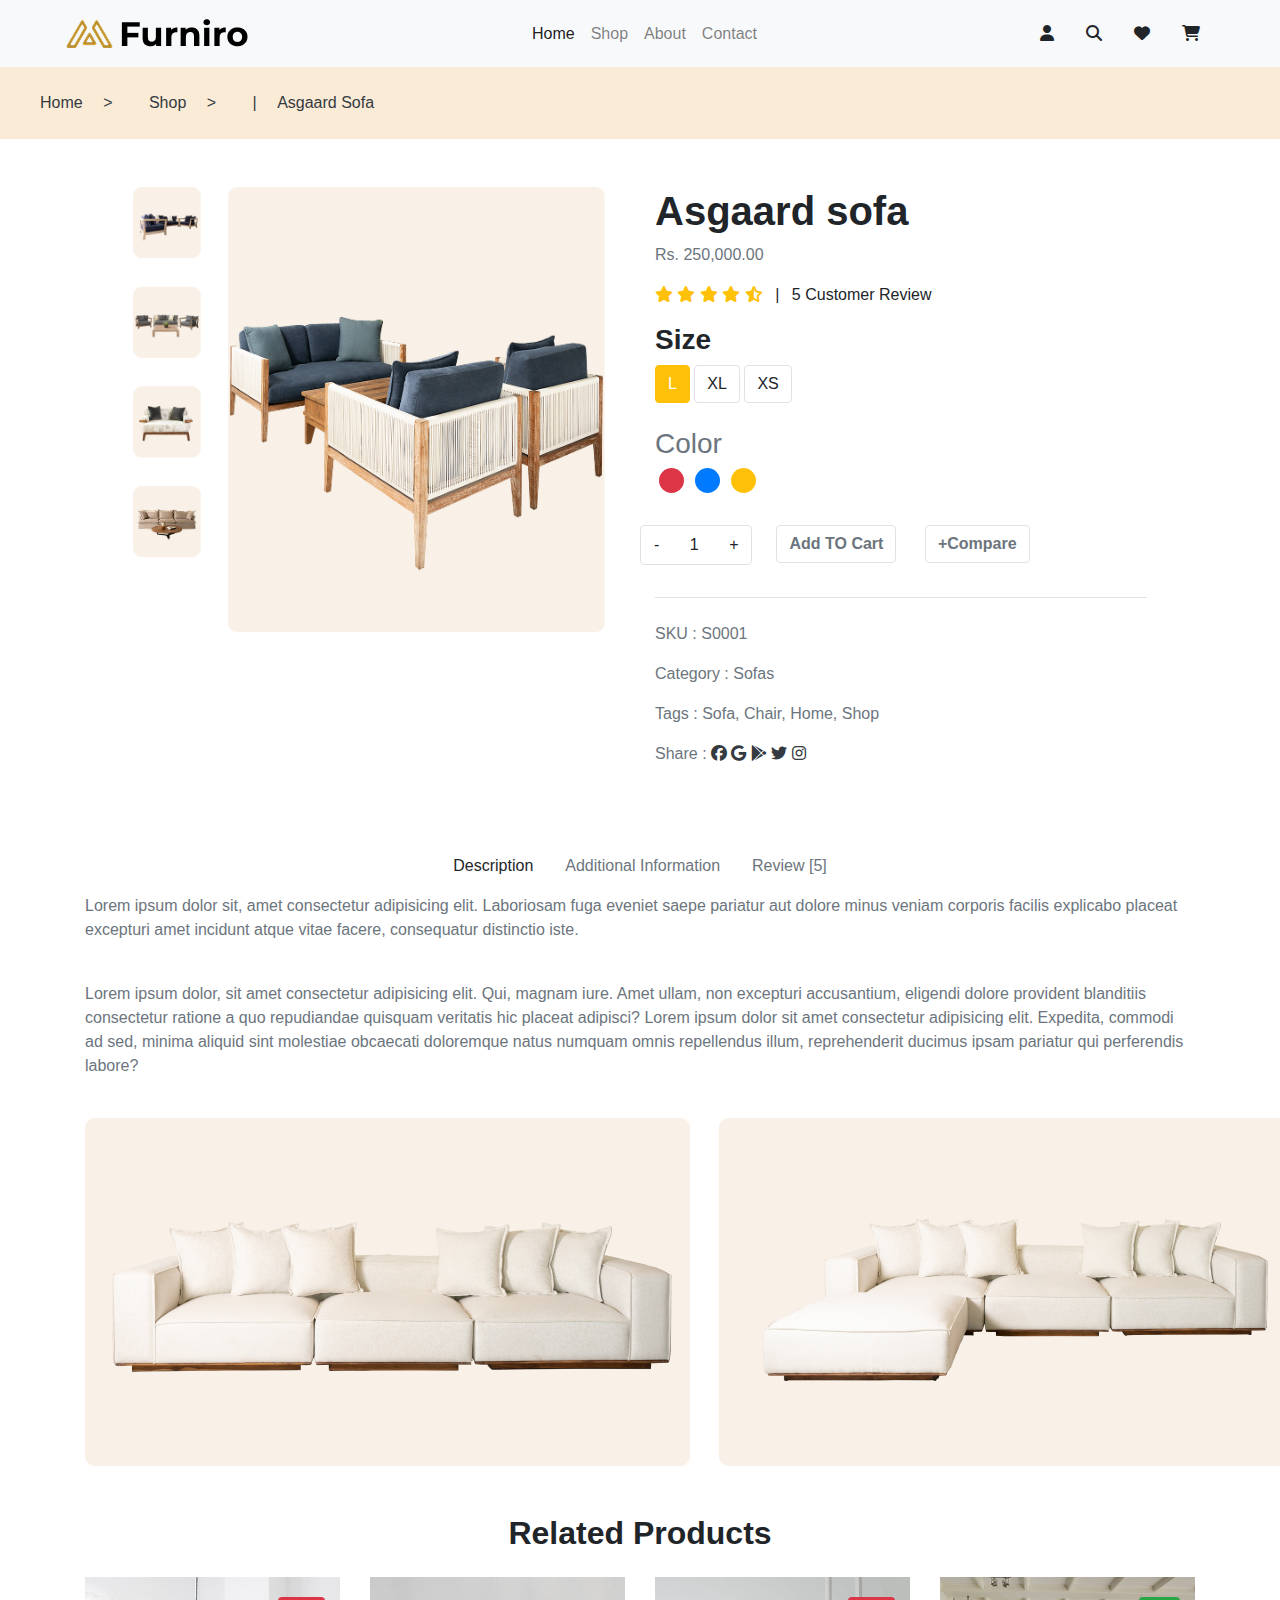
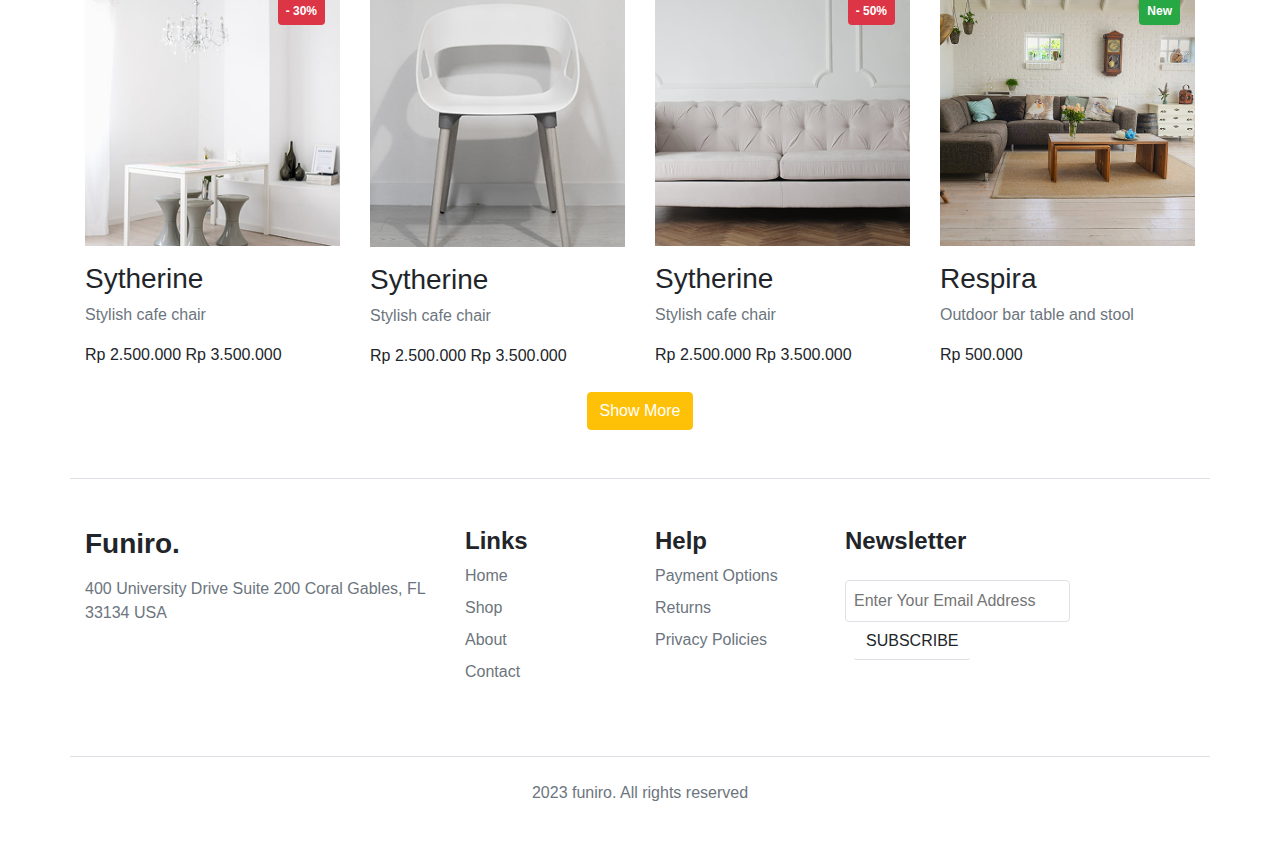
<file: task session 7/index.html>
<!DOCTYPE html>
<html lang="en">

<head>
    <meta charset="UTF-8">
    <meta name="viewport" content="width=device-width, initial-scale=1.0">
    <title>session 6</title>
    <link rel="stylesheet" href="https://stackpath.bootstrapcdn.com/bootstrap/4.5.2/css/bootstrap.min.css">
    <link rel="stylesheet" href="./style.css">
    <!--  Google font -->
    <link rel="stylesheet" href="https://cdnjs.cloudflare.com/ajax/libs/font-awesome/6.5.2/css/all.min.css"
        crossorigin="anonymous" referrerpolicy="no-referrer" />
</head>

<body>
    <nav class="navbar navbar-expand-lg navbar-light bg-light">
        <a class="navbar-brand pl-5" href="#"><img src="./logo-1.png" alt=""></a>
        <button class="navbar-toggler" type="button" data-toggle="collapse" data-target="#navbarSupportedContent"
            aria-controls="navbarSupportedContent" aria-expanded="false" aria-label="Toggle navigation">
            <span class="navbar-toggler-icon"></span>
        </button>

        <div class="collapse navbar-collapse" id="navbarSupportedContent">
            <ul class="navbar-nav mx-auto">
                <li class="nav-item active">
                    <a class="nav-link" href="#">Home <span class="sr-only">(current)</span></a>
                </li>
                <li class="nav-item">
                    <a class="nav-link" href="#">Shop</a>
                </li>
                <li class="nav-item">
                    <a class="nav-link" href="#">About</a>
                </li>
                <li class="nav-item">
                    <a class="nav-link" href="#">Contact</a>
                </li>
            </ul>
            <form class="form-inline my-2 my-lg-0 mr-5">
                <span class="px-3"><i class="fa-solid fa-user"></i></span>
                <span class="px-3"><i class="fa-solid fa-magnifying-glass"></i></span>
                <span class="px-3"><i class="fa-solid fa-heart"></i></span>
                <span class="px-3"><i class="fa-solid fa-cart-shopping"></i></span>
            </form>
        </div>
    </nav>

    <div class="nav2 p-4">
        <a href="#" class="pl-3 text-dark">Home <span class="px-3">></span></a>
        <a href="#" class="pl-3 text-dark">Shop <span class="px-3">></span></a>
        <a href="#" class="pl-3 text-dark">| <span class="px-3">Asgaard Sofa</span></a>
    </div>

    <div class="container">
        <section class="row p-5">
            <div class="col">
                <img class="img-fluid" src="./img-1.png" alt="">
            </div>
            <div class="col">
                <h1 class="font-weight-bold">Asgaard sofa</h1>
                <p class="text-secondary">Rs. 250,000.00</p>
                <div>
                    <span class="pr-2">
                        <i class="fa-solid fa-star text-warning"></i>
                        <i class="fa-solid fa-star text-warning"></i>
                        <i class="fa-solid fa-star text-warning"></i>
                        <i class="fa-solid fa-star text-warning"></i>
                        <i class="fa-solid fa-star-half-stroke text-warning"></i>
                    </span> <span class="pr-2">|</span> 5 Customer Review
                </div>
                <div class="py-3">
                    <div>
                        <h3 class="font-weight-bold">Size</h3>
                        <button class="btn btn-warning text-white">L</button>
                        <button class="btn border">XL</button>
                        <button class="btn border">XS</button>
                    </div>
                    <div class="pt-4 color">
                        <h3 class="text-secondary">Color</h3>
                        <div class="row ml-1">
                            <p class="bg-danger  rounded-circle"></p>
                            <p class="bg-primary rounded-circle"></p>
                            <p class="bg-warning rounded-circle"></p>
                        </div>
                    </div>
                </div>
                <div class="row pb-4">
                    <div class="border rounded mb-2">
                        <button class="btn">-</button>
                        <button class="btn">1</button>
                        <button class="btn">+</button>
                    </div>
                    <div>
                        <button class="btn border font-weight-bold text-secondary ml-4">Add TO Cart</button>
                        <button class="btn border font-weight-bold text-secondary ml-4">+Compare</button>
                    </div>
                </div>
                <div class="text-secondary py-4 border-top">
                    <p>SKU : S0001</p>
                    <p>Category : Sofas</p>
                    <p>Tags : Sofa, Chair, Home, Shop</p>
                    <p>Share :
                        <span>
                            <i class="fa-brands fa-facebook text-dark"></i>
                            <i class="fa-brands fa-google text-dark"></i>
                            <i class="fa-brands fa-google-play text-dark"></i>
                            <i class="fa-brands fa-twitter text-dark"></i>
                            <i class="fa-brands fa-instagram text-dark"></i>
                        </span>
                    </p>
                </div>
            </div>
        </section>
        <section>
            <ul class="row justify-content-center list-unstyled">
                <li class="px-3 fs-1">Description</li>
                <li class="px-3 fs-1 text-secondary">Additional Information</li>
                <li class="px-3 fs-1 text-secondary">Review [5]</li>
            </ul>
            <p class="text-secondary pb-4">
                Lorem ipsum dolor sit, amet consectetur adipisicing elit. Laboriosam fuga eveniet saepe pariatur aut dolore minus veniam corporis facilis explicabo placeat excepturi amet incidunt atque vitae facere, consequatur distinctio iste.
            </p>
            <p class="text-secondary pb-4">
                Lorem ipsum dolor, sit amet consectetur adipisicing elit. Qui, magnam iure. Amet ullam, non excepturi accusantium, eligendi dolore provident blanditiis consectetur ratione a quo repudiandae quisquam veritatis hic placeat adipisci?
                Lorem ipsum dolor sit amet consectetur adipisicing elit. Expedita, commodi ad sed, minima aliquid sint molestiae obcaecati doloremque natus numquam omnis repellendus illum, reprehenderit ducimus ipsam pariatur qui perferendis labore?
            </p>
            <img src="./img-2.png" class="pb-5" alt="">
        </section>

        <section class="pb-5">
        <h2 class="font-weight-bold pb-3 text-center">Related Products</h2>
        <div class="row">
            <div class="col-3 position-relative">
                <div class="badge bg-danger text-white p-2 position-absolute">- 30%</div>
                <img class="img-fluid" src="./img-3.png" alt="Sytherine">
                <div class="pt-3">
                    <h3>Sytherine</h3>
                    <p class="text-secondary">Stylish cafe chair</p>
                    <div>
                        <span>Rp 2.500.000</span>
                        <span>Rp 3.500.000</span>
                    </div>
                </div>
            </div>
            <div class="col-3">
                <img src="./img-4.png" class="img-fluid" alt="Sytherine">
                <div class="pt-3">
                    <h3>Sytherine</h3>
                    <p class="text-secondary">Stylish cafe chair</p>
                    <div>
                        <span>Rp 2.500.000</span>
                        <span>Rp 3.500.000</span>
                    </div>
                </div>
            </div>
            <div class="col-3 position-relative">
                <div class="badge bg-danger text-white p-2 position-absolute">- 50%</div>
                <img src="./img-5.png" class="img-fluid" alt="Sytherine">
                <div class="pt-3">
                    <h3>Sytherine</h3>
                    <p class="text-secondary">Stylish cafe chair</p>
                    <div>
                        <span>Rp 2.500.000</span>
                        <span>Rp 3.500.000</span>
                    </div>
                </div>
            </div>
            <div class="col-3 position-relative">
                <div class="badge bg-success text-white p-2 position-absolute">New</div>
                <img src="./img-6.png" class="img-fluid" alt="Respira">
                <div class="pt-3">
                    <h3>Respira</h3>
                    <p class="text-secondary">Outdoor bar table and stool</p>
                    <div>
                        <span>Rp 500.000</span>
                    </div>
                </div>
            </div>
        </div>
        <div class="text-center">
            <button class="btn btn-warning text-white mt-4">Show More</button>
        </div>
    </section>
    <footer>
        <div class="row py-5 border-bottom border-top">
            <div class="col-4">
                <h3 class="font-weight-bold pb-2">Funiro.</h3>
                <p class="text-secondary">400 University Drive Suite 200 Coral Gables, FL 33134 USA</p>
            </div>
            <div class="col-2">
                <h4 class="font-weight-bold">Links</h4>
                <ul class="list-unstyled">
                    <li class="pb-2 text-secondary">Home</li>
                    <li class="pb-2 text-secondary">Shop</li>
                    <li class="pb-2 text-secondary">About</li>
                    <li class="pb-2 text-secondary">Contact</li>
                </ul>
            </div>
            <div class="col-2">
                <h4 class="font-weight-bold">Help</h4>
                <ul class="list-unstyled">
                    <li class="pb-2 text-secondary">Payment Options</li>
                    <li class="pb-2 text-secondary">Returns</li>
                    <li class="pb-2 text-secondary">Privacy Policies</li>
                </ul>
            </div>
            <div class="col-4">
                <h4 class="font-weight-bold pb-3">Newsletter</h4>
                <input type="email" class="p-2 rounded border" placeholder="Enter Your Email Address">
                <button class="btn border-bottom ml-2">SUBSCRIBE</button>
            </div>
        </div>
        <p class="text-secondary text-center py-4">2023 funiro. All rights reserved</p>
    </footer>
    </div>

    <script src="https://code.jquery.com/jquery-3.5.1.slim.min.js"></script>
    <script src="https://cdn.jsdelivr.net/npm/bootstrap@4.5.2/dist/js/bootstrap.bundle.min.js"></script>
</body>

</html>
</file>
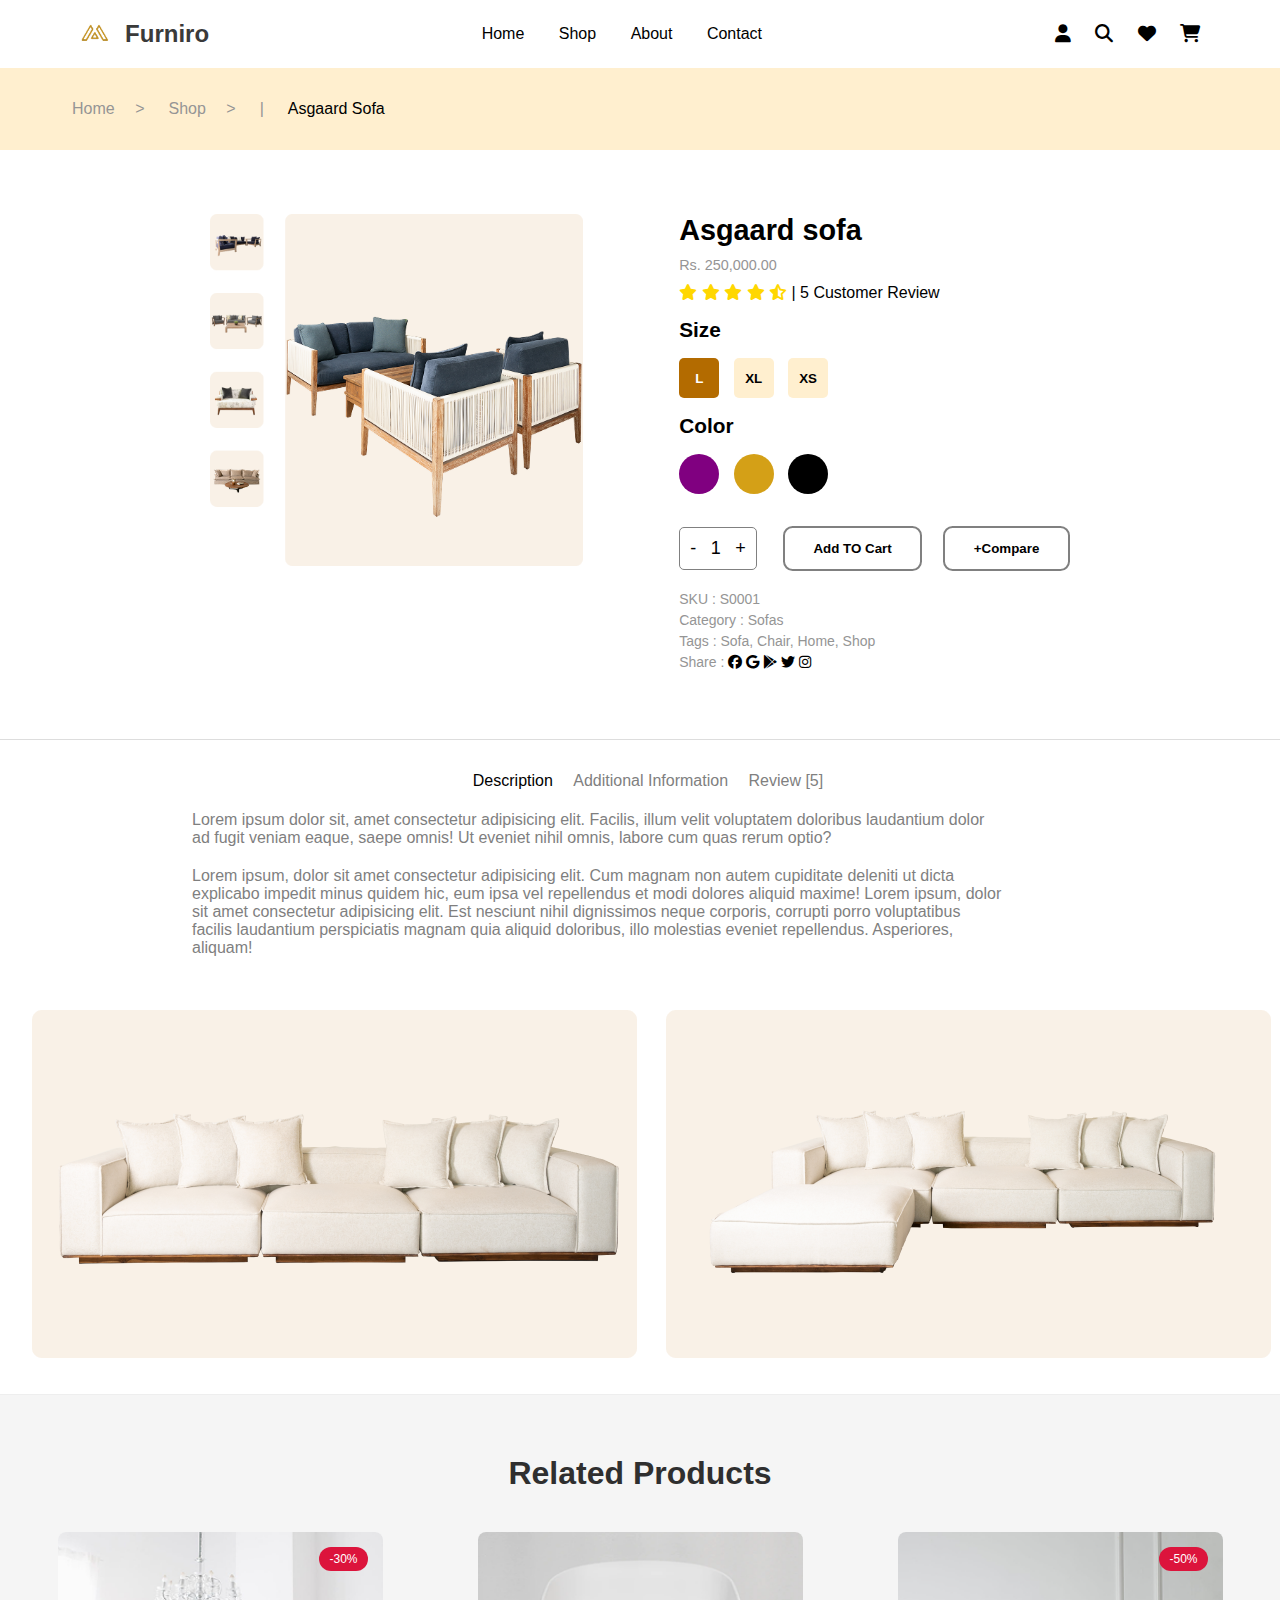
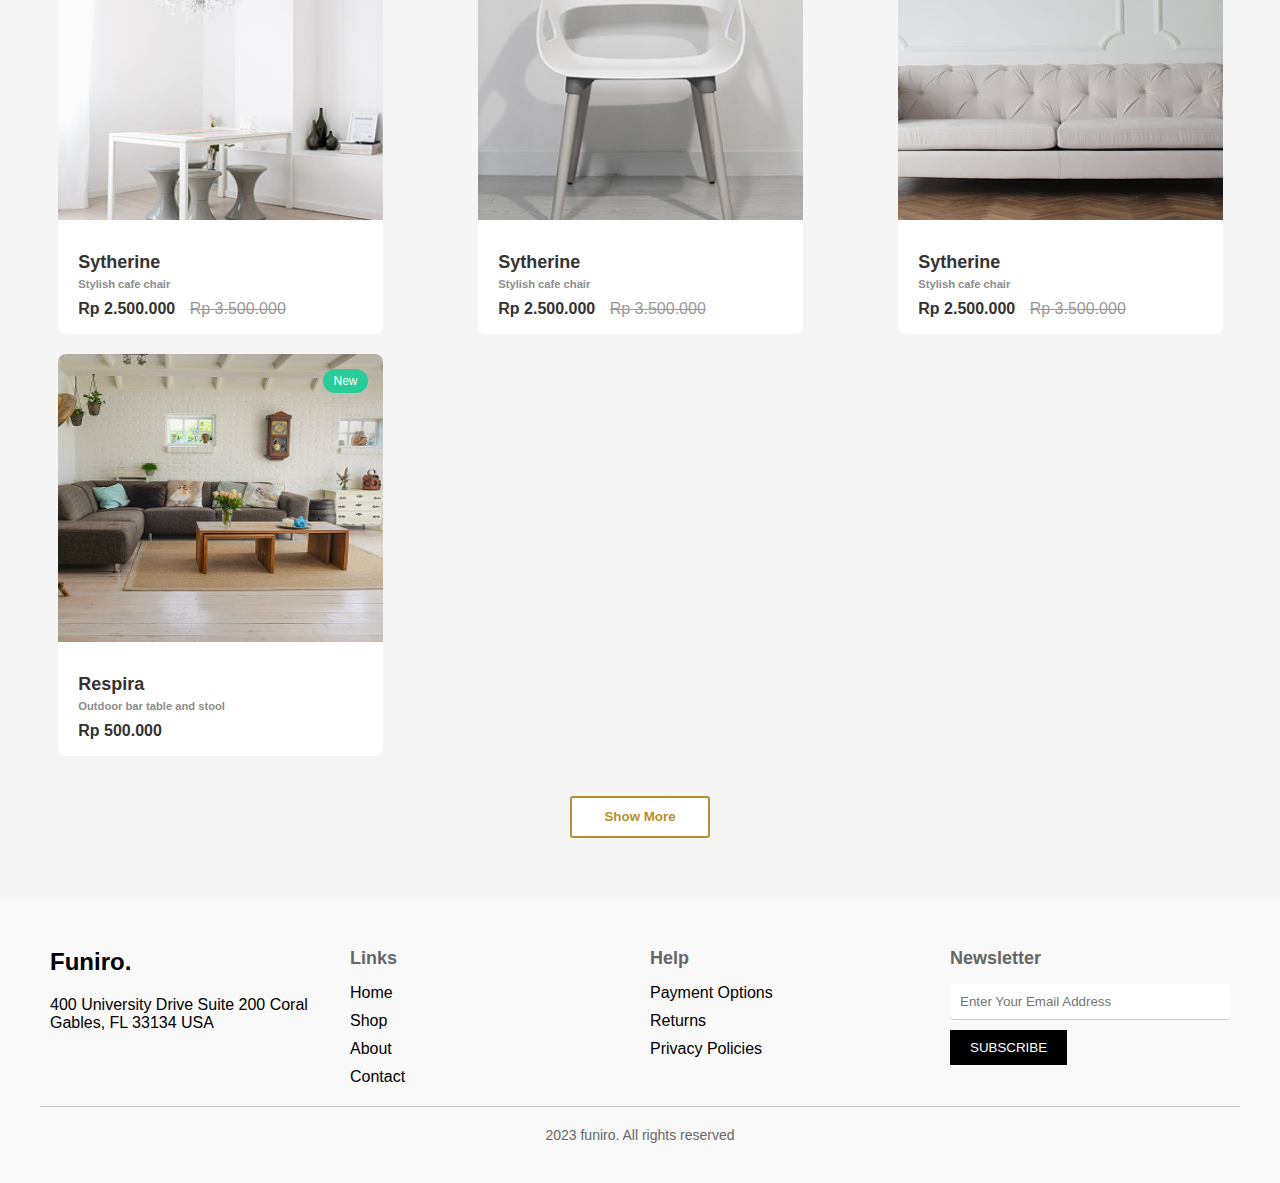
<file: task session 6/product page/index.html>
<!DOCTYPE html>
<html lang="en">

<head>
    <meta charset="UTF-8">
    <meta name="viewport" content="width=device-width, initial-scale=1.0">
    <title>session</title>
    <link rel="stylesheet" href="./style.css">
    <!--  Google font -->
    <link rel="stylesheet" href="https://cdnjs.cloudflare.com/ajax/libs/font-awesome/6.5.2/css/all.min.css"
        crossorigin="anonymous" referrerpolicy="no-referrer" />
</head>

<body>
    <header class="navbar">
        <div class="logo"> <img src="./logo-1.png" alt=""><strong>Furniro</strong></div>
        <nav class="nav-links">
            <a href="#">Home</a>
            <a href="#">Shop</a>
            <a href="#">About</a>
            <a href="#">Contact</a>
        </nav>
        <div class="icons">
            <span><i class="fa-solid fa-user"></i></span>
            <span><i class="fa-solid fa-magnifying-glass"></i></span>
            <span><i class="fa-solid fa-heart"></i></span>
            <span><i class="fa-solid fa-cart-shopping"></i></span>
        </div>
    </header>
    <section class="sec">
        <p>Home <span>></span></p>
        <p>Shop <span>></span></p>
        <p>|</p>
        <p>Asgaard Sofa</p>
    </section>
    <div class="product-container">
        <div class="product-images">
            <img src="./img-1.png" alt="">
        </div>
        <div class="product-details">
            <h1>Asgaard sofa</h1>
            <p>Rs. 250,000.00</p>
            <div class="rating">
                <span>
                    <i class="fa-solid fa-star"></i>
                    <i class="fa-solid fa-star"></i>
                    <i class="fa-solid fa-star"></i>
                    <i class="fa-solid fa-star"></i>
                    <i class="fa-solid fa-star-half-stroke"></i>
                </span> | 5 Customer Review
            </div>
            <div class="options">
                <div class="size">
                    <h3>Size</h3>
                    <button class="first">L</button>
                    <button>XL</button>
                    <button>XS</button>
                </div>
                <div class="color">
                    <h3>Color</h3>
                    <button style="background-color: purple; border-radius: 50%;"></button>
                    <button style="background-color: #d4a017; border-radius: 50%;"></button>
                    <button style="background-color: black; border-radius: 50%;"></button>
                </div>
            </div>
            <div class="quantity">
                <div class="increase">
                    <button>-</button>
                    <button>1</button>
                    <button>+</button>
                </div>
                <div class="click">
                    <button>Add TO Cart</button>
                    <button>+Compare</button>
                </div>    
            </div>
            <div class="info">
                <p>SKU : S0001</p>
                <p>Category : Sofas</p>
                <p>Tags : Sofa, Chair, Home, Shop</p>
                <p>Share : 
                    <span>
                        <i class="fa-brands fa-facebook"></i>
                        <i class="fa-brands fa-google"></i>
                        <i class="fa-brands fa-google-play"></i>
                        <i class="fa-brands fa-twitter"></i>
                        <i class="fa-brands fa-instagram"></i>
                    </span>
                </p>
            </div>
        </div>
    </div>

    <section class="desc">
        <div class="review">
            <a href="#">Description</a>
            <a href="#">Additional Information</a>
            <a href="#">Review [5]</a>
        </div>
        <div class="txt">
            <p>
                Lorem ipsum dolor sit, amet consectetur adipisicing elit. Facilis, illum velit voluptatem doloribus laudantium dolor ad fugit veniam eaque, saepe omnis! Ut eveniet nihil omnis, labore cum quas rerum optio?
            </p>
            <p>
                Lorem ipsum, dolor sit amet consectetur adipisicing elit. Cum magnam non autem cupiditate deleniti ut dicta explicabo impedit minus quidem hic, eum ipsa vel repellendus et modi dolores aliquid maxime!
                Lorem ipsum, dolor sit amet consectetur adipisicing elit. Est nesciunt nihil dignissimos neque corporis, corrupti porro voluptatibus facilis laudantium perspiciatis magnam quia aliquid doloribus, illo molestias eveniet repellendus. Asperiores, aliquam!
            </p>
        </div>
        <div class="img">
            <img src="./img-2.png" alt="">
        </div>
    </section>

    <section class="products-section">
        <h2>Related Products</h2>
        <div class="products-grid">
            <div class="product-card">
                <div class="badge discount">-30%</div>
                <img src="./img-3.png" alt="Sytherine">
                <div class="info">
                    <h3>Sytherine</h3>
                    <p>Stylish cafe chair</p>
                    <div class="price">
                        <span class="new">Rp 2.500.000</span>
                        <span class="old">Rp 3.500.000</span>
                    </div>
                </div>
            </div>
            <div class="product-card">
                <img src="./img-4.png" alt="Sytherine">
                <div class="info">
                    <h3>Sytherine</h3>
                    <p>Stylish cafe chair</p>
                    <div class="price">
                        <span class="new">Rp 2.500.000</span>
                        <span class="old">Rp 3.500.000</span>
                    </div>
                </div>
            </div>
            <div class="product-card">
                <div class="badge discount">-50%</div>
                <img src="./img-5.png" alt="Sytherine">
                <div class="info">
                    <h3>Sytherine</h3>
                    <p>Stylish cafe chair</p>
                    <div class="price">
                        <span class="new">Rp 2.500.000</span>
                        <span class="old">Rp 3.500.000</span>
                    </div>
                </div>
            </div>
            <div class="product-card">
                <div class="badge new">New</div>
                <img src="./img-6.png" alt="Respira">
                <div class="info">
                    <h3>Respira</h3>
                    <p>Outdoor bar table and stool</p>
                    <div class="price">
                        <span class="new">Rp 500.000</span>
                    </div>
                </div>
            </div>
        </div>
        <button class="show-more">Show More</button>
    </section>

    <!-- Footer Section -->
    <footer>
        <div class="footer-container">
            <div class="footer-column">
                <h3>Funiro.</h3>
                <p>400 University Drive Suite 200 Coral Gables, FL 33134 USA</p>
            </div>
            <div class="footer-column">
                <h4>Links</h4>
                <ul>
                    <li>Home</li>
                    <li>Shop</li>
                    <li>About</li>
                    <li>Contact</li>
                </ul>
            </div>
            <div class="footer-column">
                <h4>Help</h4>
                <ul>
                    <li>Payment Options</li>
                    <li>Returns</li>
                    <li>Privacy Policies</li>
                </ul>
            </div>
            <div class="footer-column">
                <h4>Newsletter</h4>
                <input type="email" placeholder="Enter Your Email Address">
                <button>SUBSCRIBE</button>
            </div>
        </div>
        <p class="footer-copyright">2023 funiro. All rights reserved</p>
    </footer>
</body>

</html>
</file>
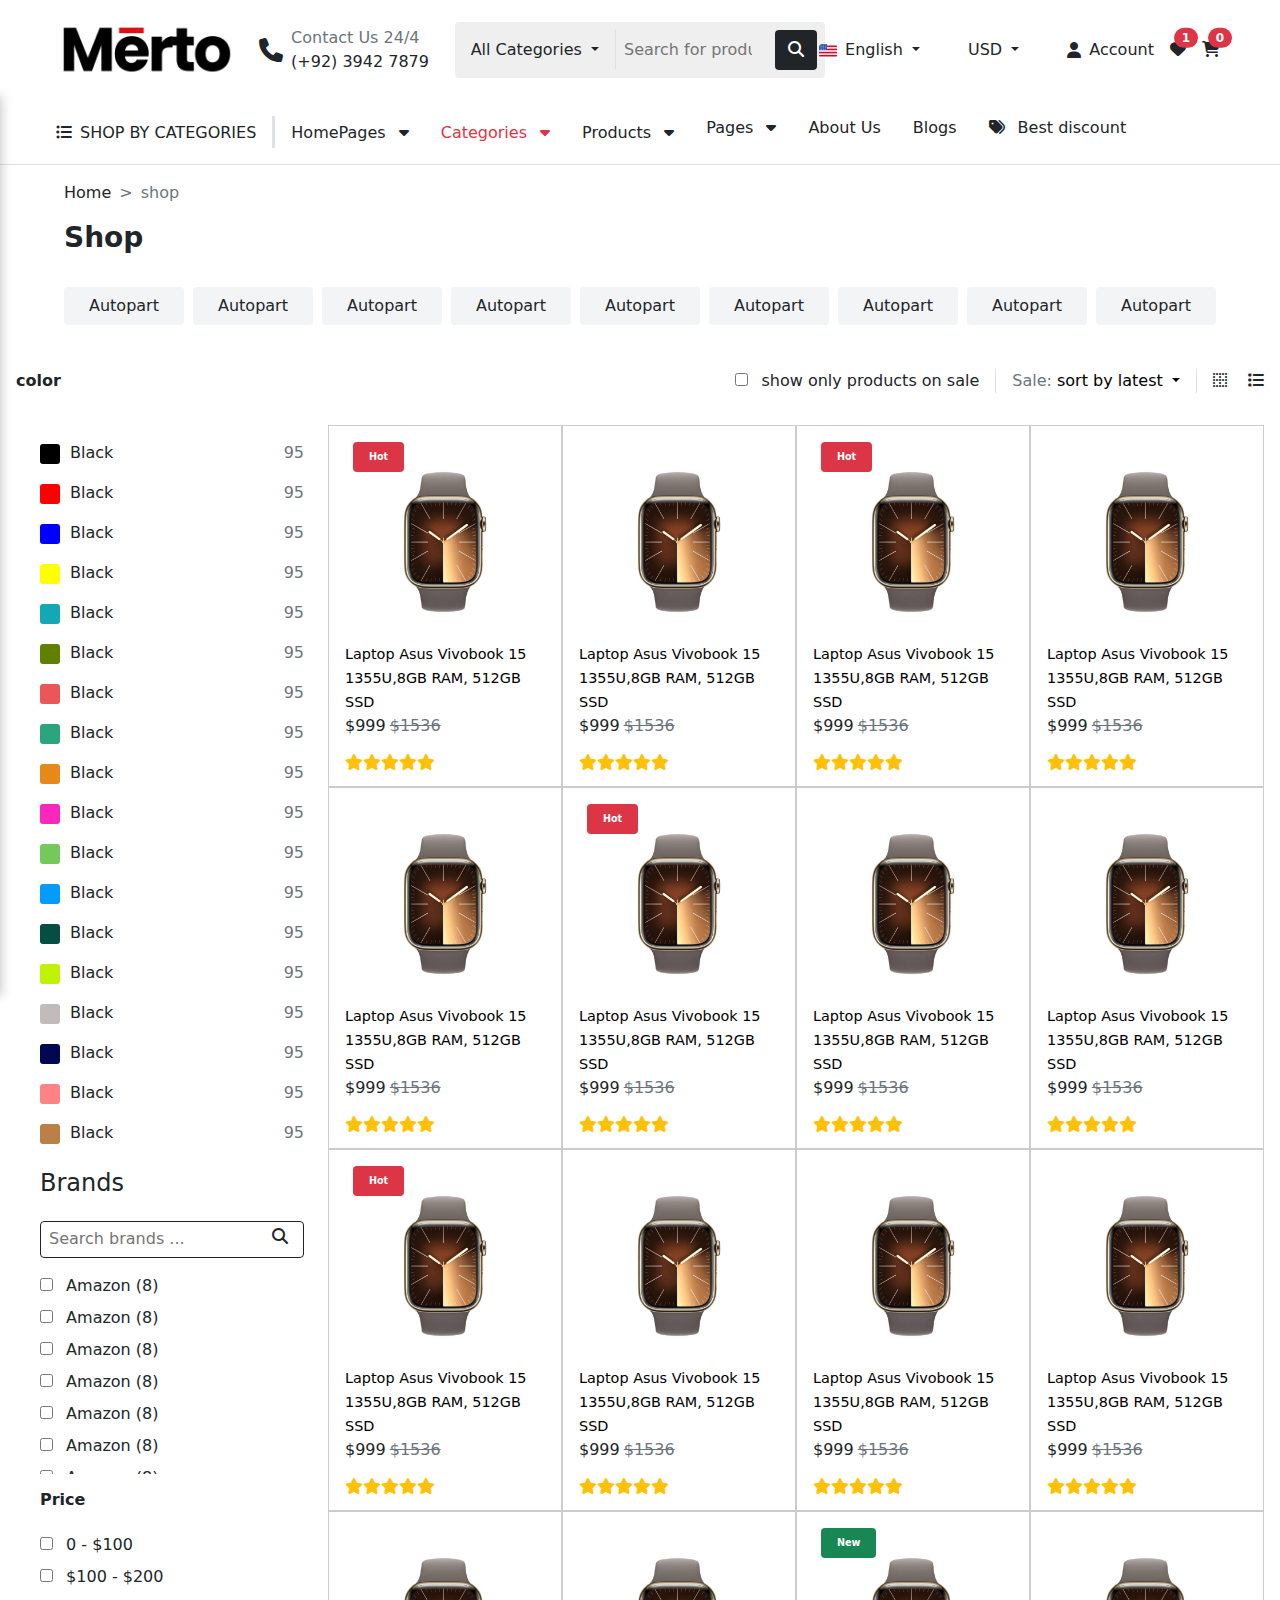
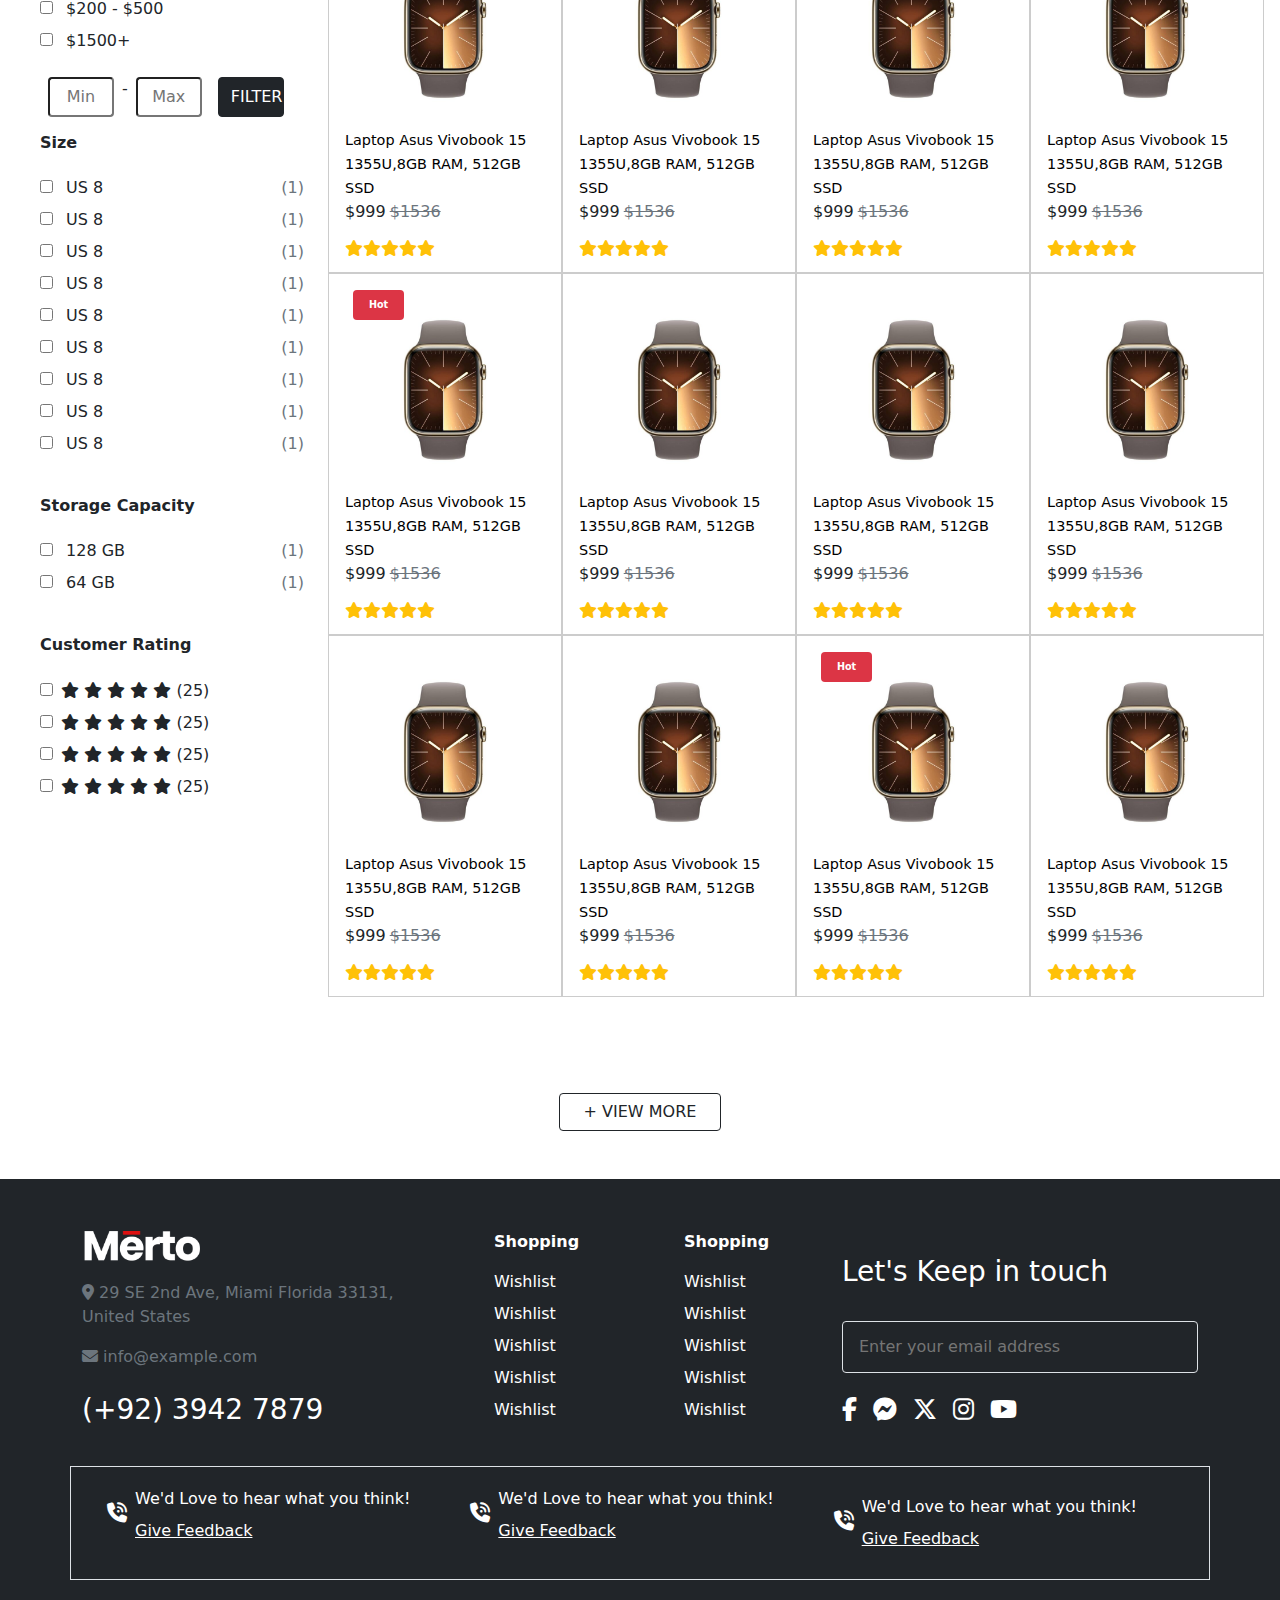
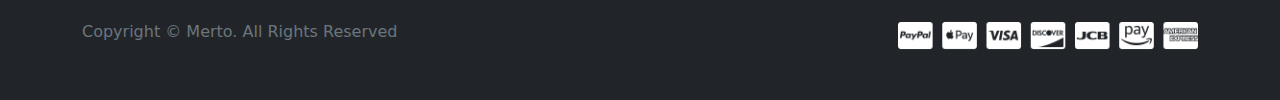
<file: Final Project/categories.html>
<!DOCTYPE html>
<html lang="en">

<head>
    <meta charset="UTF-8">
    <meta http-equiv="X-UA-Compatible" content="IE=edge" />
    <meta name="viewport" content="width=device-width, initial-scale=1.0">
    <title>Project Bootstrap And SASS</title>
    <link rel="stylesheet" href="./css/bootstrap/bootstrap.min.css">
    <link rel="stylesheet" href="./css/all.min.css">
    <link rel="stylesheet" href="css/index.css">
    <!-- A file that adjusts the size and other adjustments like other browsers, so there is no significant difference or Rander 
        all elments normally -->
    <link rel="stylesheet" href="css/normalize.css">
    <!--  Google font -->
    <link rel="preconnect" href="https://fonts.googleapis.com">
    <link rel="preconnect" href="https://fonts.gstatic.com" crossorigin>
    <link
        href="https://fonts.googleapis.com/css2?family=Cairo:wght@200..1000&family=Roboto:ital,wght@0,100;0,300;0,400;0,500;0,700;0,900;1,100;1,300;1,400;1,500;1,700;1,900&display=swap"
        rel="stylesheet">
</head>

<body>

    <!-- //////////////////////////// -->
    <!-- Home Page -->
    <!-- //////////////////////////// -->

    <!-- navbar -->
    <!-- Top black bar -->
    <div class="top-bar text-white bg-dark py-1 d-none d-md-block">
        <div class="container d-flex justify-content-between align-items-center">
            <div class="d-flex gap-3">
                <div class="nav-item dropdown ps-5">
                    <a class="nav-link dropdown-toggle text-white" href="#" role="button" data-bs-toggle="dropdown"
                        aria-expanded="false">
                        <img src="./imgs/english.png" class="pe-2" alt="">English
                    </a>
                    <ul class="dropdown-menu bg-white shadow">
                        <li><a class="dropdown-item" href="#"><img src="./imgs/espanol.png" class="pe-2" alt="">espanol</a></li>
                        <li><a class="dropdown-item" href="#"><img src="./imgs/francais.png" class="pe-2" alt="">Francais</a>
                        </li>
                        <li><a class="dropdown-item" href="#"><img src="./imgs/portugues.png" class="pe-2" alt="">Poertugues</a>
                        </li>
                    </ul>
                </div>
                <div class="nav-item dropdown px-3">
                    <a class="nav-link dropdown-toggle text-white" href="#" role="button" data-bs-toggle="dropdown"
                        aria-expanded="false">
                        USD
                    </a>
                    <ul class="dropdown-menu">
                        <li><a class="dropdown-item" href="#">EUR</a></li>
                        <li><a class="dropdown-item" href="#">ERL</a></li>
                    </ul>
                </div>
            </div>
            <div>
                Contact us 24/7 <strong>(+92) 3942 7879</strong>
            </div>
        </div>
    </div>

    <!-- Main navbar -->
    <nav class="bg-white px-lg-5 px-md-3 px-3 top-0">
        <div class="nav-content row m-0 justify-content-around align-items-center">
            <div class="list-nav col-4 d-none"><i class="fa-solid fa-list"></i></div>
            <div class="img-nav col-xl-2 col-lg-1 col-md-2 col-4">
                <img src="./imgs/logo.png" class="img-fluid" alt="">
            </div>
            <div class="col-xl-2 col-lg-2 contact-nav pt-3 d-flex align-items-center justify-content-center">
                <div>
                    <i class="fa-solid fa-phone pb-3 fs-4 pe-2"></i>
                </div>
                <div class="lh-0">
                    <p class="pb-2 text-secondary">Contact Us 24/4</p>
                    <p>(+92) 3942 7879</p>
                </div>
            </div>
            <div class="col-xl-4 col-lg-4 col-md-8 search-nav d-flex justify-content-center align-items-center"
                style="height: 100px;">
                <div class="d-flex bg-grey-light p-2 rounded nav-item dropdown">
                    <a class="text-dark nav-link pe-3 ps-2 border-end pt-2 dropdown-toggle" href="#" role="button"
                        data-bs-toggle="dropdown" aria-expanded="false">
                        All Categories
                    </a>
                    <ul class="dropdown-menu position-absolute">
                        <li><a class="dropdown-item" href="#">Accessories</a></li>
                        <li><a class="dropdown-item" href="#">Car Care</a></li>
                        <li><a class="dropdown-item" href="#">Car Electronics</a></li>
                        <li><a class="dropdown-item" href="#">Equipment</a></li>
                        <li><a class="dropdown-item" href="#">Lights</a></li>
                        <li><a class="dropdown-item" href="#">Oils & Fluids</a></li>
                        <li><a class="dropdown-item" href="#">Tires</a></li>
                        <li><a class="dropdown-item" href="#">Wheels</a></li>
                        <li><a class="dropdown-item" href="#">Beauty & Health</a></li>
                        <li><a class="dropdown-item" href="#">Bags & Cases</a></li>
                        <li><a class="dropdown-item" href="#">BB Creams</a></li>
                        <li><a class="dropdown-item" href="#">Body & Bath</a></li>
                        <li><a class="dropdown-item" href="#">Brushes & Tools</a></li>
                        <li><a class="dropdown-item" href="#">Hairs Care</a></li>
                        <li><a class="dropdown-item" href="#">Lipstick</a></li>
                        <li><a class="dropdown-item" href="#">Makeup</a></li>
                        <li><a class="dropdown-item" href="#">Makeup Palettes</a></li>
                        <li><a class="dropdown-item" href="#">Mascara</a></li>
                    </ul>
                    <form class="d-flex" role="search">
                        <input class="form-contro border-0 l p-2 w-100 bg-transparent" type="search"
                            placeholder="Search for products" aria-label="Search" />
                        <button class="btn bg-dark text-white" type="submit"><i
                                class="fa-solid fa-magnifying-glass"></i></button>
                    </form>
                </div>
            </div>
            <div class="col-xl-4 col-lg-4 col-md-2 col-4 user-nav d-flex justify-content-end align-items-center">
                <div class="nav-item dropdown ps-5">
                    <a class="nav-link dropdown-toggle text-dark" href="#" role="button" data-bs-toggle="dropdown"
                        aria-expanded="false">
                        <img src="./imgs/english.png" class="pe-2" alt="">English
                    </a>
                    <ul class="dropdown-menu bg-white shadow">
                        <li><a class="dropdown-item" href="#"><img src="./imgs/espanol.png" class="pe-2" alt="">espanol</a></li>
                        <li><a class="dropdown-item" href="#"><img src="./imgs/francais.png" class="pe-2" alt="">Francais</a>
                        </li>
                        <li><a class="dropdown-item" href="#"><img src="./imgs/portugues.png" class="pe-2" alt="">Poertugues</a>
                        </li>
                    </ul>
                </div>
                <div class="nav-item dropdown px-3">
                    <a class="nav-link dropdown-toggle text-dark" href="#" role="button" data-bs-toggle="dropdown"
                        aria-expanded="false">
                        USD
                    </a>
                    <ul class="dropdown-menu">
                        <li><a class="dropdown-item" href="#">EUR</a></li>
                        <li><a class="dropdown-item" href="#">ERL</a></li>
                    </ul>
                </div>
                <div class="px-3 acount-content-nav d-flex align-items-center">
                    <i class="fa-solid fa-user pe-2"></i>
                    <span class="acount-nav">Account</span>
                </div>
                <div class="position-relative pe-3">
                    <i class="fa fa-heart"></i>
                    <span class="position-absolute top-0  translate-middle badge rounded-pill bg-danger">1</span>
                </div>
                <div class="position-relative">
                    <i class="fa fa-shopping-cart"></i>
                    <span class="position-absolute top-0 translate-middle badge rounded-pill bg-danger">0</span>
                </div>
            </div>
        </div>
    </nav>

    <!-- start header -->

    <header id="header" class="pt-3 border-bottom position-relative">
        <ul class="d-flex flex-wrap">
            <li class="px-3 border-end border-3" id="shop-category">
                <a href="#" class="underline-none text-dark"><i class="fa-solid fa-list-ul p-2"></i>SHOP BY
                    CATEGORIES</a>
                <div id="overlay1" class="overlay1"></div>
                <!-- Sidebar -->
                <div id="sidebar1" class="sidebar1">
                    <div class="w-100 py-3 px-4 bg-dark d-flex align-items-center justify-content-between text-white">
                        <span>SHOP BY CATEGORIES </span>
                        <button class="bg-transparent fs-4 text-white"><i class="fa-solid fa-xmark"
                                id="closeSidebar1"></i></button>
                    </div>
                    <div class="sidebar-content">
                        <ul class="p-0 m-0">
                            <li class="px-3 d-flex justify-content-between align-items-center border-bottom border-2">
                                <div class="d-flex pt-3">
                                    <img src="./imgs/icon-menu-1.png" class="" style="width: 25px; height: 25px;"
                                        alt="">
                                    <p class="ps-2">Fashion</p>
                                </div>
                                <div class="pt-0">
                                    <button class="btn text-secondary">></button>
                                </div>
                            </li>
                            <li class="px-3 d-flex justify-content-between align-items-center border-bottom border-2">
                                <div class="d-flex pt-3">
                                    <img src="./imgs/icon-menu-1.png" class="" style="width: 25px; height: 25px;"
                                        alt="">
                                    <p class="ps-2">Fashion</p>
                                </div>
                                <div class="pt-0">
                                    <button class="btn text-secondary">></button>
                                </div>
                            </li>
                            <li class="px-3 d-flex justify-content-between align-items-center border-bottom border-2">
                                <div class="d-flex pt-3">
                                    <img src="./imgs/icon-menu-1.png" class="" style="width: 25px; height: 25px;"
                                        alt="">
                                    <p class="ps-2">Fashion</p>
                                </div>
                                <div class="pt-0">
                                    <button class="btn text-secondary">></button>
                                </div>
                            </li>

                            <li class="px-3 d-flex justify-content-between align-items-center border-bottom border-2">
                                <div class="d-flex pt-3">
                                    <img src="./imgs/icon-menu-1.png" class="" style="width: 25px; height: 25px;"
                                        alt="">
                                    <p class="ps-2">Fashion</p>
                                </div>
                                <div class="pt-0">
                                    <button class="btn text-secondary">></button>
                                </div>
                            </li>
                            <li class="px-3 d-flex justify-content-between align-items-center border-bottom border-2">
                                <div class="d-flex pt-3">
                                    <img src="./imgs/icon-menu-1.png" class="" style="width: 25px; height: 25px;"
                                        alt="">
                                    <p class="ps-2">Fashion</p>
                                </div>
                                <div class="pt-0">
                                    <button class="btn text-secondary">></button>
                                </div>
                            </li>
                            <li class="px-3 d-flex justify-content-between align-items-center border-bottom border-2">
                                <div class="d-flex pt-3">
                                    <img src="./imgs/icon-menu-1.png" class="" style="width: 25px; height: 25px;"
                                        alt="">
                                    <p class="ps-2">Fashion</p>
                                </div>
                                <div class="pt-0">
                                    <button class="btn text-secondary">></button>
                                </div>
                            </li>
                            <li class="px-3 d-flex justify-content-between align-items-center border-bottom border-2">
                                <div class="d-flex pt-3">
                                    <img src="./imgs/icon-menu-1.png" class="" style="width: 25px; height: 25px;"
                                        alt="">
                                    <p class="ps-2">Fashion</p>
                                </div>
                                <div class="pt-0">
                                    <button class="btn text-secondary">></button>
                                </div>
                            </li>
                            <li class="px-3 d-flex justify-content-between align-items-center border-bottom border-2">
                                <div class="d-flex pt-3">
                                    <img src="./imgs/icon-menu-1.png" class="" style="width: 25px; height: 25px;"
                                        alt="">
                                    <p class="ps-2">Fashion</p>
                                </div>
                                <div class="pt-0">
                                    <button class="btn text-secondary">></button>
                                </div>
                            </li>
                            <li class="px-3 d-flex justify-content-between align-items-center ">
                                <div class="d-flex pt-3">
                                    <img src="./imgs/icon-menu-1.png" class="" style="width: 25px; height: 25px;"
                                        alt="">
                                    <p class="ps-2">Fashion</p>
                                </div>
                                <div class="pt-0">
                                    <button class="btn text-secondary">></button>
                                </div>
                            </li>
                        </ul>
                    </div>
                </div>
            </li>
            <li class="px-3" id="homepage">
                <a href="#" class="underline-none text-dark">HomePages <i
                        class="fa-solid fa-caret-down ps-2 py-2"></i></a>
            </li>
            <li class="px-3" id="categories">
                <a href="#" class="underline-none text-danger">Categories <i
                        class="fa-solid fa-caret-down ps-2 py-2"></i></a>
            </li>
            <li class="px-3" id="Products">
                <a href="#" class="underline-none text-dark">Products <i
                        class="fa-solid fa-caret-down ps-2 py-2"></i></a>
            </li>
            <li class="px-3" id="Pages">
                <a href="#" class="underline-none text-dark">Pages <i class="fa-solid fa-caret-down ps-2"></i></a>
            </li>
            <li class="px-3">
                <a href="#" class="underline-none text-dark">About Us</a>
            </li>
            <li class="px-3">
                <a href="#" class="underline-none text-dark">Blogs</a>
            </li>
            <li class="px-3">
                <a href="#" class="underline-none text-dark"><i class="fa-solid fa-tags pe-2"></i> Best discount</a>
            </li>
        </ul>
    </header>

    <!-- start shop -->
    <div class="mx-3 mb-5">
        <div class="mx-lg-5 part-shop">
            <p class="pt-3 text-secondary"><a href="#" class="text-dark underline-none pe-2">Home</a><span
                    class="pe-2">></span>shop</p>
            <h3 class="fw-bold ">Shop</h3>
            <div class="d-flex flex-wrap justify-content-between  py-4">
                <button class="btn px-4 mb-1">Autopart</button>
                <button class="btn px-4 mb-1">Autopart</button>
                <button class="btn px-4 mb-1">Autopart</button>
                <button class="btn px-4 mb-1">Autopart</button>
                <button class="btn px-4 mb-1">Autopart</button>
                <button class="btn px-4 mb-1">Autopart</button>
                <button class="btn px-4 mb-1">Autopart</button>
                <button class="btn px-4 mb-1">Autopart</button>
                <button class="btn px-4 mb-1">Autopart</button>
            </div>
        </div>

        <!-- start show products -->
        <div class="show-products w-100">
            <div class="d-flex flex-wrap justify-content-between align-items-center py-3">
                <div>
                    <p class="fw-bold">color</p>
                </div>
                <div class="d-flex align-items-center pb-3">
                    <div class="pe-3">
                        <input type="checkbox" name="" id="show1">
                        <label for="show1" class="ps-2">show only products on sale</label>
                    </div>
                    <div class="border-start border-end px-3 sale-catergory">
                        <div class="dropdown">
                            <button class="border-0 bg-transparent dropdown-toggle" type="button"
                                data-bs-toggle="dropdown" aria-expanded="false">
                                <span class="text-secondary">Sale:</span> sort by latest
                            </button>
                            <ul class="dropdown-menu">
                                <li><a class="dropdown-item" href="#">sort by popularity</a></li>
                                <li><a class="dropdown-item" href="#">sort by popularity</a></li>
                                <li><a class="dropdown-item" href="#">sort by popularity</a></li>
                                <li><a class="dropdown-item" href="#">sort by popularity</a></li>
                                <li><a class="dropdown-item" href="#">sort by popularity</a></li>
                                <li><a class="dropdown-item" href="#">sort by popularity</a></li>
                            </ul>
                        </div>
                    </div>
                    <div class="filter-category">
                        <i class="px-3 fa-solid fa-border-none"></i>
                        <i class="fa-solid fa-list"></i>
                    </div>
                    <div class="filter-icon"><i class="fa-solid fa-sliders"></i> Filter</div>
                </div>
            </div>
        </div>
        <div class="category-products row p-0 mx-0 mb-5">
            <div class="col-lg-3 col-md-3 col-sm-0 filter-products py-2 px-4">
                <ul class="p-0">
                    <li style="--i: black;" class="d-flex py-2 justify-content-between">
                        <div>Black</div>
                        <div class="text-secondary">95</div>
                    </li>
                    <li style="--i: red;" class="d-flex py-2 justify-content-between">
                        <div>Black</div>
                        <div class="text-secondary">95</div>
                    </li>
                    <li style="--i: blue;" class="d-flex py-2 justify-content-between">
                        <div>Black</div>
                        <div class="text-secondary">95</div>
                    </li>
                    <li style="--i: yellow;" class="d-flex py-2 justify-content-between">
                        <div>Black</div>
                        <div class="text-secondary">95</div>
                    </li>
                    <li style="--i: rgb(19, 168, 182);" class="d-flex py-2 justify-content-between">
                        <div>Black</div>
                        <div class="text-secondary">95</div>
                    </li>
                    <li style="--i: rgb(98, 128, 0) ;" class="d-flex py-2 justify-content-between">
                        <div>Black</div>
                        <div class="text-secondary">95</div>
                    </li>
                    <li style="--i: rgb(235, 86, 86);" class="d-flex py-2 justify-content-between">
                        <div>Black</div>
                        <div class="text-secondary">95</div>
                    </li>
                    <li style="--i: rgb(43, 165, 125);" class="d-flex py-2 justify-content-between">
                        <div>Black</div>
                        <div class="text-secondary">95</div>
                    </li>
                    <li style="--i: rgb(230, 137, 24);" class="d-flex py-2 justify-content-between">
                        <div>Black</div>
                        <div class="text-secondary">95</div>
                    </li>
                    <li style="--i: rgb(251, 38, 187);" class="d-flex py-2 justify-content-between">
                        <div>Black</div>
                        <div class="text-secondary">95</div>
                    </li>
                    <li style="--i: rgb(117, 201, 91);" class="d-flex py-2 justify-content-between">
                        <div>Black</div>
                        <div class="text-secondary">95</div>
                    </li>
                    <li style="--i: rgb(0, 157, 255);" class="d-flex py-2 justify-content-between">
                        <div>Black</div>
                        <div class="text-secondary">95</div>
                    </li>
                    <li style="--i: rgb(4, 78, 66);" class="d-flex py-2 justify-content-between">
                        <div>Black</div>
                        <div class="text-secondary">95</div>
                    </li>
                    <li style="--i: rgb(194, 242, 3);" class="d-flex py-2 justify-content-between">
                        <div>Black</div>
                        <div class="text-secondary">95</div>
                    </li>
                    <li style="--i: rgba(118, 104, 104, 0.449);" class="d-flex py-2 justify-content-between">
                        <div>Black</div>
                        <div class="text-secondary">95</div>
                    </li>
                    <li style="--i: rgb(0, 8, 81);" class="d-flex py-2 justify-content-between">
                        <div>Black</div>
                        <div class="text-secondary">95</div>
                    </li>
                    <li style="--i: rgb(255, 131, 131);" class="d-flex py-2 justify-content-between">
                        <div>Black</div>
                        <div class="text-secondary">95</div>
                    </li>
                    <li style="--i: rgb(187, 128, 69);" class="d-flex py-2 justify-content-between">
                        <div>Black</div>
                        <div class="text-secondary">95</div>
                    </li>
                </ul>
                <h4 class="pb-3">Brands</h4>
                <div class="position-relative">
                    <input type="text" class="w-100 rounded p-2 mb-3 border border-dark"
                        placeholder="Search brands ...">
                    <div class="position-absolute pt-1 pe-3 top-0 end-0">
                        <i class="fa-solid fa-magnifying-glass"></i>
                    </div>
                </div>
                <ul class="choose-category p-0">
                    <li class="pb-2">
                        <input type="checkbox" name="" id="show2">
                        <label for="show2" class="ps-2">Amazon (8)</label>
                    </li>
                    <li class="pb-2">
                        <input type="checkbox" name="" id="show3">
                        <label for="show3" class="ps-2">Amazon (8)</label>
                    </li>
                    <li class="pb-2">
                        <input type="checkbox" name="" id="show4">
                        <label for="show4" class="ps-2">Amazon (8)</label>
                    </li>
                    <li class="pb-2">
                        <input type="checkbox" name="" id="show5">
                        <label for="show5" class="ps-2">Amazon (8)</label>
                    </li>
                    <li class="pb-2">
                        <input type="checkbox" name="" id="show6">
                        <label for="show6" class="ps-2">Amazon (8)</label>
                    </li>
                    <li class="pb-2">
                        <input type="checkbox" name="" id="show7">
                        <label for="show7" class="ps-2">Amazon (8)</label>
                    </li>
                    <li class="pb-2">
                        <input type="checkbox" name="" id="show8">
                        <label for="show8" class="ps-2">Amazon (8)</label>
                    </li>
                    <li class="pb-2">
                        <input type="checkbox" name="" id="show9">
                        <label for="show9" class="ps-2">Amazon (8)</label>
                    </li>
                    <li class="pb-2">
                        <input type="checkbox" name="" id="show10">
                        <label for="show10" class="ps-2">Amazon (8)</label>
                    </li>
                    <li class="pb-2">
                        <input type="checkbox" name="" id="show11">
                        <label for="show11" class="ps-2">Amazon (8)</label>
                    </li>
                    <li class="pb-2">
                        <input type="checkbox" name="" id="show12">
                        <label for="show12" class="ps-2">Amazon (8)</label>
                    </li>
                    <li class="pb-2">
                        <input type="checkbox" name="" id="show13">
                        <label for="show13" class="ps-2">Amazon (8)</label>
                    </li>
                    <li class="pb-2">
                        <input type="checkbox" name="" id="show14">
                        <label for="show14" class="ps-2">Amazon (8)</label>
                    </li>
                    <li class="pb-2">
                        <input type="checkbox" name="" id="show15">
                        <label for="show15" class="ps-2">Amazon (8)</label>
                    </li>
                    <li class="pb-2">
                        <input type="checkbox" name="" id="show16">
                        <label for="show16" class="ps-2">Amazon (8)</label>
                    </li>
                </ul>
                <h6 class="pb-3 fw-bold">Price</h6>
                <ul class="choose-category p-0">
                    <li class="pb-2">
                        <input type="checkbox" name="" id="show17">
                        <label for="show17" class="ps-2">0 - $100</label>
                    </li>
                    <li class="pb-2">
                        <input type="checkbox" name="" id="show18">
                        <label for="show18" class="ps-2">$100 - $200</label>
                    </li>
                    <li class="pb-2">
                        <input type="checkbox" name="" id="show19">
                        <label for="show19" class="ps-2">$200 - $500</label>
                    </li>
                    <li class="pb-2">
                        <input type="checkbox" name="" id="show20">
                        <label for="show20" class="ps-2">$1500+</label>
                    </li>
                </ul>
                <div class="d-flex">
                    <input type="text" class="p-2 mx-2 w-25 rounded text-center" placeholder="Min">
                    <p>-</p>
                    <input type="text" class="p-2 mx-2 w-25 rounded text-center" placeholder="Max">
                    <input type="submit" value="FILTER" class="w-25 mx-2 btn btn-dark rounded text-center">
                </div>
                <h6 class="py-3 fw-bold">Size</h6>
                <ul class="size-category p-0">
                    <li class="pb-2 d-flex justify-content-between">
                        <div>
                            <input type="checkbox" name="" id="show21">
                            <label for="show21" class="ps-2">US 8</label>
                        </div>
                        <div class="text-secondary">(1)</div>
                    </li>
                    <li class="pb-2 d-flex justify-content-between">
                        <div>
                            <input type="checkbox" name="" id="show22">
                            <label for="show22" class="ps-2">US 8</label>
                        </div>
                        <div class="text-secondary">(1)</div>
                    </li>
                    <li class="pb-2 d-flex justify-content-between">
                        <div>
                            <input type="checkbox" name="" id="show23">
                            <label for="show23" class="ps-2">US 8</label>
                        </div>
                        <div class="text-secondary">(1)</div>
                    </li>
                    <li class="pb-2 d-flex justify-content-between">
                        <div>
                            <input type="checkbox" name="" id="show24">
                            <label for="show24" class="ps-2">US 8</label>
                        </div>
                        <div class="text-secondary">(1)</div>
                    </li>
                    <li class="pb-2 d-flex justify-content-between">
                        <div>
                            <input type="checkbox" name="" id="show25">
                            <label for="show25" class="ps-2">US 8</label>
                        </div>
                        <div class="text-secondary">(1)</div>
                    </li>
                    <li class="pb-2 d-flex justify-content-between">
                        <div>
                            <input type="checkbox" name="" id="show26">
                            <label for="show26" class="ps-2">US 8</label>
                        </div>
                        <div class="text-secondary">(1)</div>
                    </li>
                    <li class="pb-2 d-flex justify-content-between">
                        <div>
                            <input type="checkbox" name="" id="show27">
                            <label for="show27" class="ps-2">US 8</label>
                        </div>
                        <div class="text-secondary">(1)</div>
                    </li>
                    <li class="pb-2 d-flex justify-content-between">
                        <div>
                            <input type="checkbox" name="" id="show28">
                            <label for="show28" class="ps-2">US 8</label>
                        </div>
                        <div class="text-secondary">(1)</div>
                    </li>
                    <li class="pb-2 d-flex justify-content-between">
                        <div>
                            <input type="checkbox" name="" id="show29">
                            <label for="show29" class="ps-2">US 8</label>
                        </div>
                        <div class="text-secondary">(1)</div>
                    </li>
                </ul>
                <h6 class="py-3 fw-bold">Storage Capacity</h6>
                <ul class="size-category p-0">
                    <li class="pb-2 d-flex justify-content-between">
                        <div>
                            <input type="checkbox" name="" id="show30">
                            <label for="show30" class="ps-2">128 GB</label>
                        </div>
                        <div class="text-secondary">(1)</div>
                    </li>
                    <li class="pb-2 d-flex justify-content-between">
                        <div>
                            <input type="checkbox" name="" id="show31">
                            <label for="show31" class="ps-2">64 GB</label>
                        </div>
                        <div class="text-secondary">(1)</div>
                    </li>
                </ul>
                <h6 class="py-3 fw-bold">Customer Rating</h6>
                <ul class="size-category p-0">
                    <li class="pb-2 d-flex">
                        <div>
                            <input type="checkbox" name="" id="show32">
                        </div>
                        <div>
                            <label for="show32" class="ps-2">
                                <i class="text-dark fa-solid fa-star"></i>
                                <i class="text-dark fa-solid fa-star"></i>
                                <i class="text-dark fa-solid fa-star"></i>
                                <i class="text-dark fa-solid fa-star"></i>
                                <i class="text-dark fa-solid fa-star"></i>
                                (25)
                            </label>
                        </div>
                    </li>
                    <li class="pb-2 d-flex">
                        <div>
                            <input type="checkbox" name="" id="show33">
                        </div>
                        <div>
                            <label for="show33" class="ps-2">
                                <i class="text-dark fa-solid fa-star"></i>
                                <i class="text-dark fa-solid fa-star"></i>
                                <i class="text-dark fa-solid fa-star"></i>
                                <i class="text-dark fa-solid fa-star"></i>
                                <i class="text-dark fa-solid fa-star"></i>
                                (25)
                            </label>
                        </div>
                    </li>
                    <li class="pb-2 d-flex">
                        <div>
                            <input type="checkbox" name="" id="show34">
                        </div>
                        <div>
                            <label for="show34" class="ps-2">
                                <i class="text-dark fa-solid fa-star"></i>
                                <i class="text-dark fa-solid fa-star"></i>
                                <i class="text-dark fa-solid fa-star"></i>
                                <i class="text-dark fa-solid fa-star"></i>
                                <i class="text-dark fa-solid fa-star"></i>
                                (25)
                            </label>
                        </div>
                    </li>
                    <li class="pb-2 d-flex">
                        <div>
                            <input type="checkbox" name="" id="show35">
                        </div>
                        <div>
                            <label for="show35" class="ps-2">
                                <i class="text-dark fa-solid fa-star"></i>
                                <i class="text-dark fa-solid fa-star"></i>
                                <i class="text-dark fa-solid fa-star"></i>
                                <i class="text-dark fa-solid fa-star"></i>
                                <i class="text-dark fa-solid fa-star"></i>
                                (25)
                            </label>
                        </div>
                    </li>
                </ul>
            </div>
            <div class="col-lg-9 col-md-9 col-sm-12 p-0 m-0 products-category">
                <div class="carousel-wrapper d-flex p-0 m-0 align-items-center position-relative w-100 mb-5">
                    <div class="carousel-container  d-flex flex-wrap p-0 m-0 " id="carousel">
                        <div class="Card card-catergory position-relative">
                            <div
                                class="discount position-absolute py-2 px-3 top-0 left-0 m-2 mt-3 bg-danger text-white p-1 rounded">
                                Hot
                            </div>
                            <img src="./imgs/electronic-14-2-700x700.jpg" class="d-block" alt="">
                            <a href="#">Laptop Asus Vivobook 15 1355U,8GB RAM, 512GB SSD</a>
                            <p class="text-secondary"><span class="pe-1 text-dark">$999</span><del>$1536</del></p>
                            <div class="d-flex">
                                <i class="fa-solid fa-star text-warning"></i>
                                <i class="fa-solid fa-star text-warning"></i>
                                <i class="fa-solid fa-star text-warning"></i>
                                <i class="fa-solid fa-star text-warning"></i>
                                <i class="fa-solid fa-star text-warning"></i>
                            </div>
                        </div>
                        <div class="Card card-catergory">
                            <img src="./imgs/electronic-14-2-700x700.jpg" class="d-block" alt="">
                            <a href="#">Laptop Asus Vivobook 15 1355U,8GB RAM, 512GB SSD</a>
                            <p class="text-secondary"><span class="pe-1 text-dark">$999</span><del>$1536</del></p>
                            <div class="d-flex">
                                <i class="fa-solid fa-star text-warning"></i>
                                <i class="fa-solid fa-star text-warning"></i>
                                <i class="fa-solid fa-star text-warning"></i>
                                <i class="fa-solid fa-star text-warning"></i>
                                <i class="fa-solid fa-star text-warning"></i>
                            </div>
                        </div>
                        <div class="Card card-catergory position-relative">
                            <div
                                class="discount position-absolute py-2 px-3 top-0 left-0 m-2 mt-3 bg-danger text-white p-1 rounded">
                                Hot
                            </div>
                            <img src="./imgs/electronic-14-2-700x700.jpg" class="d-block" alt="">
                            <a href="#">Laptop Asus Vivobook 15 1355U,8GB RAM, 512GB SSD</a>
                            <p class="text-secondary"><span class="pe-1 text-dark">$999</span><del>$1536</del></p>
                            <div class="d-flex">
                                <i class="fa-solid fa-star text-warning"></i>
                                <i class="fa-solid fa-star text-warning"></i>
                                <i class="fa-solid fa-star text-warning"></i>
                                <i class="fa-solid fa-star text-warning"></i>
                                <i class="fa-solid fa-star text-warning"></i>
                            </div>
                        </div>
                        <div class="Card card-catergory">
                            <img src="./imgs/electronic-14-2-700x700.jpg" class="d-block" alt="">
                            <a href="#">Laptop Asus Vivobook 15 1355U,8GB RAM, 512GB SSD</a>
                            <p class="text-secondary"><span class="pe-1 text-dark">$999</span><del>$1536</del></p>
                            <div class="d-flex">
                                <i class="fa-solid fa-star text-warning"></i>
                                <i class="fa-solid fa-star text-warning"></i>
                                <i class="fa-solid fa-star text-warning"></i>
                                <i class="fa-solid fa-star text-warning"></i>
                                <i class="fa-solid fa-star text-warning"></i>
                            </div>
                        </div>
                        <div class="Card card-catergory">
                            <img src="./imgs/electronic-14-2-700x700.jpg" class="d-block" alt="">
                            <a href="#">Laptop Asus Vivobook 15 1355U,8GB RAM, 512GB SSD</a>
                            <p class="text-secondary"><span class="pe-1 text-dark">$999</span><del>$1536</del></p>
                            <div class="d-flex">
                                <i class="fa-solid fa-star text-warning"></i>
                                <i class="fa-solid fa-star text-warning"></i>
                                <i class="fa-solid fa-star text-warning"></i>
                                <i class="fa-solid fa-star text-warning"></i>
                                <i class="fa-solid fa-star text-warning"></i>
                            </div>
                        </div>
                        <div class="Card card-catergory position-relative">
                            <div
                                class="discount position-absolute py-2 px-3 top-0 left-0 m-2 mt-3 bg-danger text-white p-1 rounded">
                                Hot
                            </div>
                            <img src="./imgs/electronic-14-2-700x700.jpg" class="d-block" alt="">
                            <a href="#">Laptop Asus Vivobook 15 1355U,8GB RAM, 512GB SSD</a>
                            <p class="text-secondary"><span class="pe-1 text-dark">$999</span><del>$1536</del></p>
                            <div class="d-flex">
                                <i class="fa-solid fa-star text-warning"></i>
                                <i class="fa-solid fa-star text-warning"></i>
                                <i class="fa-solid fa-star text-warning"></i>
                                <i class="fa-solid fa-star text-warning"></i>
                                <i class="fa-solid fa-star text-warning"></i>
                            </div>
                        </div>
                        <div class="Card card-catergory">
                            <img src="./imgs/electronic-14-2-700x700.jpg" class="d-block" alt="">
                            <a href="#">Laptop Asus Vivobook 15 1355U,8GB RAM, 512GB SSD</a>
                            <p class="text-secondary"><span class="pe-1 text-dark">$999</span><del>$1536</del></p>
                            <div class="d-flex">
                                <i class="fa-solid fa-star text-warning"></i>
                                <i class="fa-solid fa-star text-warning"></i>
                                <i class="fa-solid fa-star text-warning"></i>
                                <i class="fa-solid fa-star text-warning"></i>
                                <i class="fa-solid fa-star text-warning"></i>
                            </div>
                        </div>
                        <div class="Card card-catergory">
                            <img src="./imgs/electronic-14-2-700x700.jpg" class="d-block" alt="">
                            <a href="#">Laptop Asus Vivobook 15 1355U,8GB RAM, 512GB SSD</a>
                            <p class="text-secondary"><span class="pe-1 text-dark">$999</span><del>$1536</del></p>
                            <div class="d-flex">
                                <i class="fa-solid fa-star text-warning"></i>
                                <i class="fa-solid fa-star text-warning"></i>
                                <i class="fa-solid fa-star text-warning"></i>
                                <i class="fa-solid fa-star text-warning"></i>
                                <i class="fa-solid fa-star text-warning"></i>
                            </div>
                        </div>
                        <div class="Card card-catergory position-relative">
                            <div
                                class="discount position-absolute py-2 px-3 top-0 left-0 m-2 mt-3 bg-danger text-white p-1 rounded">
                                Hot
                            </div>
                            <img src="./imgs/electronic-14-2-700x700.jpg" class="d-block" alt="">
                            <a href="#">Laptop Asus Vivobook 15 1355U,8GB RAM, 512GB SSD</a>
                            <p class="text-secondary"><span class="pe-1 text-dark">$999</span><del>$1536</del></p>
                            <div class="d-flex">
                                <i class="fa-solid fa-star text-warning"></i>
                                <i class="fa-solid fa-star text-warning"></i>
                                <i class="fa-solid fa-star text-warning"></i>
                                <i class="fa-solid fa-star text-warning"></i>
                                <i class="fa-solid fa-star text-warning"></i>
                            </div>
                        </div>
                        <div class="Card card-catergory">
                            <img src="./imgs/electronic-14-2-700x700.jpg" class="d-block" alt="">
                            <a href="#">Laptop Asus Vivobook 15 1355U,8GB RAM, 512GB SSD</a>
                            <p class="text-secondary"><span class="pe-1 text-dark">$999</span><del>$1536</del></p>
                            <div class="d-flex">
                                <i class="fa-solid fa-star text-warning"></i>
                                <i class="fa-solid fa-star text-warning"></i>
                                <i class="fa-solid fa-star text-warning"></i>
                                <i class="fa-solid fa-star text-warning"></i>
                                <i class="fa-solid fa-star text-warning"></i>
                            </div>
                        </div>
                        <div class="Card card-catergory">
                            <img src="./imgs/electronic-14-2-700x700.jpg" class="d-block" alt="">
                            <a href="#">Laptop Asus Vivobook 15 1355U,8GB RAM, 512GB SSD</a>
                            <p class="text-secondary"><span class="pe-1 text-dark">$999</span><del>$1536</del></p>
                            <div class="d-flex">
                                <i class="fa-solid fa-star text-warning"></i>
                                <i class="fa-solid fa-star text-warning"></i>
                                <i class="fa-solid fa-star text-warning"></i>
                                <i class="fa-solid fa-star text-warning"></i>
                                <i class="fa-solid fa-star text-warning"></i>
                            </div>
                        </div>
                        <div class="Card card-catergory">
                            <img src="./imgs/electronic-14-2-700x700.jpg" class="d-block" alt="">
                            <a href="#">Laptop Asus Vivobook 15 1355U,8GB RAM, 512GB SSD</a>
                            <p class="text-secondary"><span class="pe-1 text-dark">$999</span><del>$1536</del></p>
                            <div class="d-flex">
                                <i class="fa-solid fa-star text-warning"></i>
                                <i class="fa-solid fa-star text-warning"></i>
                                <i class="fa-solid fa-star text-warning"></i>
                                <i class="fa-solid fa-star text-warning"></i>
                                <i class="fa-solid fa-star text-warning"></i>
                            </div>
                        </div>
                        <div class="Card card-catergory">
                            <img src="./imgs/electronic-14-2-700x700.jpg" class="d-block" alt="">
                            <a href="#">Laptop Asus Vivobook 15 1355U,8GB RAM, 512GB SSD</a>
                            <p class="text-secondary"><span class="pe-1 text-dark">$999</span><del>$1536</del></p>
                            <div class="d-flex">
                                <i class="fa-solid fa-star text-warning"></i>
                                <i class="fa-solid fa-star text-warning"></i>
                                <i class="fa-solid fa-star text-warning"></i>
                                <i class="fa-solid fa-star text-warning"></i>
                                <i class="fa-solid fa-star text-warning"></i>
                            </div>
                        </div>
                        <div class="Card card-catergory">
                            <img src="./imgs/electronic-14-2-700x700.jpg" class="d-block" alt="">
                            <a href="#">Laptop Asus Vivobook 15 1355U,8GB RAM, 512GB SSD</a>
                            <p class="text-secondary"><span class="pe-1 text-dark">$999</span><del>$1536</del></p>
                            <div class="d-flex">
                                <i class="fa-solid fa-star text-warning"></i>
                                <i class="fa-solid fa-star text-warning"></i>
                                <i class="fa-solid fa-star text-warning"></i>
                                <i class="fa-solid fa-star text-warning"></i>
                                <i class="fa-solid fa-star text-warning"></i>
                            </div>
                        </div>
                        <div class="Card card-catergory position-relative">
                            <div
                                class="discount position-absolute py-2 px-3 top-0 left-0 m-2 mt-3 bg-success text-white p-1 rounded">
                                New
                            </div>
                            <img src="./imgs/electronic-14-2-700x700.jpg" class="d-block" alt="">
                            <a href="#">Laptop Asus Vivobook 15 1355U,8GB RAM, 512GB SSD</a>
                            <p class="text-secondary"><span class="pe-1 text-dark">$999</span><del>$1536</del></p>
                            <div class="d-flex">
                                <i class="fa-solid fa-star text-warning"></i>
                                <i class="fa-solid fa-star text-warning"></i>
                                <i class="fa-solid fa-star text-warning"></i>
                                <i class="fa-solid fa-star text-warning"></i>
                                <i class="fa-solid fa-star text-warning"></i>
                            </div>
                        </div>
                        <div class="Card card-catergory">
                            <img src="./imgs/electronic-14-2-700x700.jpg" class="d-block" alt="">
                            <a href="#">Laptop Asus Vivobook 15 1355U,8GB RAM, 512GB SSD</a>
                            <p class="text-secondary"><span class="pe-1 text-dark">$999</span><del>$1536</del></p>
                            <div class="d-flex">
                                <i class="fa-solid fa-star text-warning"></i>
                                <i class="fa-solid fa-star text-warning"></i>
                                <i class="fa-solid fa-star text-warning"></i>
                                <i class="fa-solid fa-star text-warning"></i>
                                <i class="fa-solid fa-star text-warning"></i>
                            </div>
                        </div>
                        <div class="Card card-catergory position-relative">
                            <div
                                class="discount position-absolute py-2 px-3 top-0 left-0 m-2 mt-3 bg-danger text-white p-1 rounded">
                                Hot
                            </div>
                            <img src="./imgs/electronic-14-2-700x700.jpg" class="d-block" alt="">
                            <a href="#">Laptop Asus Vivobook 15 1355U,8GB RAM, 512GB SSD</a>
                            <p class="text-secondary"><span class="pe-1 text-dark">$999</span><del>$1536</del></p>
                            <div class="d-flex">
                                <i class="fa-solid fa-star text-warning"></i>
                                <i class="fa-solid fa-star text-warning"></i>
                                <i class="fa-solid fa-star text-warning"></i>
                                <i class="fa-solid fa-star text-warning"></i>
                                <i class="fa-solid fa-star text-warning"></i>
                            </div>
                        </div>
                        <div class="Card card-catergory">
                            <img src="./imgs/electronic-14-2-700x700.jpg" class="d-block" alt="">
                            <a href="#">Laptop Asus Vivobook 15 1355U,8GB RAM, 512GB SSD</a>
                            <p class="text-secondary"><span class="pe-1 text-dark">$999</span><del>$1536</del></p>
                            <div class="d-flex">
                                <i class="fa-solid fa-star text-warning"></i>
                                <i class="fa-solid fa-star text-warning"></i>
                                <i class="fa-solid fa-star text-warning"></i>
                                <i class="fa-solid fa-star text-warning"></i>
                                <i class="fa-solid fa-star text-warning"></i>
                            </div>
                        </div>
                        <div class="Card card-catergory">
                            <img src="./imgs/electronic-14-2-700x700.jpg" class="d-block" alt="">
                            <a href="#">Laptop Asus Vivobook 15 1355U,8GB RAM, 512GB SSD</a>
                            <p class="text-secondary"><span class="pe-1 text-dark">$999</span><del>$1536</del></p>
                            <div class="d-flex">
                                <i class="fa-solid fa-star text-warning"></i>
                                <i class="fa-solid fa-star text-warning"></i>
                                <i class="fa-solid fa-star text-warning"></i>
                                <i class="fa-solid fa-star text-warning"></i>
                                <i class="fa-solid fa-star text-warning"></i>
                            </div>
                        </div>
                        <div class="Card card-catergory">
                            <img src="./imgs/electronic-14-2-700x700.jpg" class="d-block" alt="">
                            <a href="#">Laptop Asus Vivobook 15 1355U,8GB RAM, 512GB SSD</a>
                            <p class="text-secondary"><span class="pe-1 text-dark">$999</span><del>$1536</del></p>
                            <div class="d-flex">
                                <i class="fa-solid fa-star text-warning"></i>
                                <i class="fa-solid fa-star text-warning"></i>
                                <i class="fa-solid fa-star text-warning"></i>
                                <i class="fa-solid fa-star text-warning"></i>
                                <i class="fa-solid fa-star text-warning"></i>
                            </div>
                        </div>
                        <div class="Card card-catergory">
                            <img src="./imgs/electronic-14-2-700x700.jpg" class="d-block" alt="">
                            <a href="#">Laptop Asus Vivobook 15 1355U,8GB RAM, 512GB SSD</a>
                            <p class="text-secondary"><span class="pe-1 text-dark">$999</span><del>$1536</del></p>
                            <div class="d-flex">
                                <i class="fa-solid fa-star text-warning"></i>
                                <i class="fa-solid fa-star text-warning"></i>
                                <i class="fa-solid fa-star text-warning"></i>
                                <i class="fa-solid fa-star text-warning"></i>
                                <i class="fa-solid fa-star text-warning"></i>
                            </div>
                        </div>
                        <div class="Card card-catergory">
                            <img src="./imgs/electronic-14-2-700x700.jpg" class="d-block" alt="">
                            <a href="#">Laptop Asus Vivobook 15 1355U,8GB RAM, 512GB SSD</a>
                            <p class="text-secondary"><span class="pe-1 text-dark">$999</span><del>$1536</del></p>
                            <div class="d-flex">
                                <i class="fa-solid fa-star text-warning"></i>
                                <i class="fa-solid fa-star text-warning"></i>
                                <i class="fa-solid fa-star text-warning"></i>
                                <i class="fa-solid fa-star text-warning"></i>
                                <i class="fa-solid fa-star text-warning"></i>
                            </div>
                        </div>
                        <div class="Card card-catergory position-relative">
                            <div
                                class="discount position-absolute py-2 px-3 top-0 left-0 m-2 mt-3 bg-danger text-white p-1 rounded">
                                Hot
                            </div>
                            <img src="./imgs/electronic-14-2-700x700.jpg" class="d-block" alt="">
                            <a href="#">Laptop Asus Vivobook 15 1355U,8GB RAM, 512GB SSD</a>
                            <p class="text-secondary"><span class="pe-1 text-dark">$999</span><del>$1536</del></p>
                            <div class="d-flex">
                                <i class="fa-solid fa-star text-warning"></i>
                                <i class="fa-solid fa-star text-warning"></i>
                                <i class="fa-solid fa-star text-warning"></i>
                                <i class="fa-solid fa-star text-warning"></i>
                                <i class="fa-solid fa-star text-warning"></i>
                            </div>
                        </div>
                        <div class="Card card-catergory">
                            <img src="./imgs/electronic-14-2-700x700.jpg" class="d-block" alt="">
                            <a href="#">Laptop Asus Vivobook 15 1355U,8GB RAM, 512GB SSD</a>
                            <p class="text-secondary"><span class="pe-1 text-dark">$999</span><del>$1536</del></p>
                            <div class="d-flex">
                                <i class="fa-solid fa-star text-warning"></i>
                                <i class="fa-solid fa-star text-warning"></i>
                                <i class="fa-solid fa-star text-warning"></i>
                                <i class="fa-solid fa-star text-warning"></i>
                                <i class="fa-solid fa-star text-warning"></i>
                            </div>
                        </div>
                    </div>
                </div>
            </div>
        </div>
        <div class="text-center">
            <button class="btn btn-outline-dark px-4" id="view-more">+ VIEW MORE</button>
        </div>
    </div>
    <!-- start footer -->
    <footer class="bg-dark text-white p-5">
        <div class="container">
            <div class="row align-items-center">
                <div class="col-lg-4 col-md-4 col-sm-12">
                    <div>
                        <img src="./imgs/logo (1).png" class="mb-3" alt="">
                        <p class="text-secondary">
                            <i class="fa-solid fa-location-dot"></i>
                            29 SE 2nd Ave, Miami Florida 33131, United States
                        </p>
                        <p class="text-secondary pb-2">
                            <i class="fa-solid fa-envelope"></i>
                            info@example.com
                        </p>
                        <h3 class="pb-3">(+92) 3942 7879</h3>
                    </div>
                </div>
                <div class="col-lg-2 col-md-4 col-6">
                    <ul>
                        <li class="fw-bold pb-3">Shopping</li>
                        <li class="pb-2">Wishlist</li>
                        <li class="pb-2">Wishlist</li>
                        <li class="pb-2">Wishlist</li>
                        <li class="pb-2">Wishlist</li>
                        <li class="pb-2">Wishlist</li>
                    </ul>
                </div>
                <div class="col-lg-2 col-md-4 col-6">
                    <ul>
                        <li class="fw-bold pb-3">Shopping</li>
                        <li class="pb-2">Wishlist</li>
                        <li class="pb-2">Wishlist</li>
                        <li class="pb-2">Wishlist</li>
                        <li class="pb-2">Wishlist</li>
                        <li class="pb-2">Wishlist</li>
                    </ul>
                </div>
                <div class="col-lg-4 col-md-12 col-sm-12">
                    <h3 class="pb-4">Let's Keep in touch</h3>
                    <input type="text" placeholder="Enter your email address"
                        class="border bg-transparent w-100 rounded p-3 mb-4">
                    <div class="d-flex">
                        <i class="pe-3 fs-4 fa-brands fa-facebook-f"></i>
                        <i class="pe-3 fs-4 fa-brands fa-facebook-messenger"></i>
                        <i class="pe-3 fs-4 fa-brands fa-x-twitter"></i>
                        <i class="pe-3 fs-4 fa-brands fa-instagram"></i>
                        <i class="pe-3 fs-4 fa-brands fa-youtube"></i>
                    </div>
                </div>
            </div>
            <div class="row p-0 my-3 p-4 border align-items-center justify-content-center">
                <div class="col-lg-4 col-sm-12  pb-3">
                    <div class="d-flex align-items-center">
                        <div class="pe-2"><i class="fs-5 fa-solid fa-phone-volume"></i></div>
                        <div class="lh-1">
                            <p>We'd Love to hear what you think!</p>
                            <a href="#" class="text-white">Give Feedback</a>
                        </div>
                    </div>
                </div>
                <div class="col-lg-4 col-sm-12 pb-3">
                    <div class="d-flex align-items-center">
                        <div class="pe-2"><i class="fs-5 fa-solid fa-phone-volume"></i></div>
                        <div class="lh-1">
                            <p>We'd Love to hear what you think!</p>
                            <a href="#" class="text-white">Give Feedback</a>
                        </div>
                    </div>
                </div>
                <div class="col-lg-4 col-sm-12">
                    <div class="d-flex align-items-center">
                        <div class="pe-2"><i class="fs-5 fa-solid fa-phone-volume"></i></div>
                        <div class="lh-1">
                            <p>We'd Love to hear what you think!</p>
                            <a href="#" class="text-white">Give Feedback</a>
                        </div>
                    </div>
                </div>
            </div>
            <div class="copyright d-flex flex-wrap pt-4 justify-content-between">
                <div class="text-secondary pb-2">
                    Copyright © Merto. All Rights Reserved
                </div>
                <div class="payment">
                    <img src="./imgs/payment-icons-1.png" alt="photo">
                </div>
            </div>
        </div>
    </footer>
    <script src="./js/categories.js"></script>
    <script src="./js/cardProducts.js"></script>
    <script src="./js/header.js"></script>
    <script src="./js/bootstrap.bundle.min.js"></script>
    <script src="./js/popper.min.js"></script>
    <script src="./js/jquery-3.7.1.min.js"></script>
    <script src="./js/bootstrap.min.js"></script>
</body>

</html>
</file>
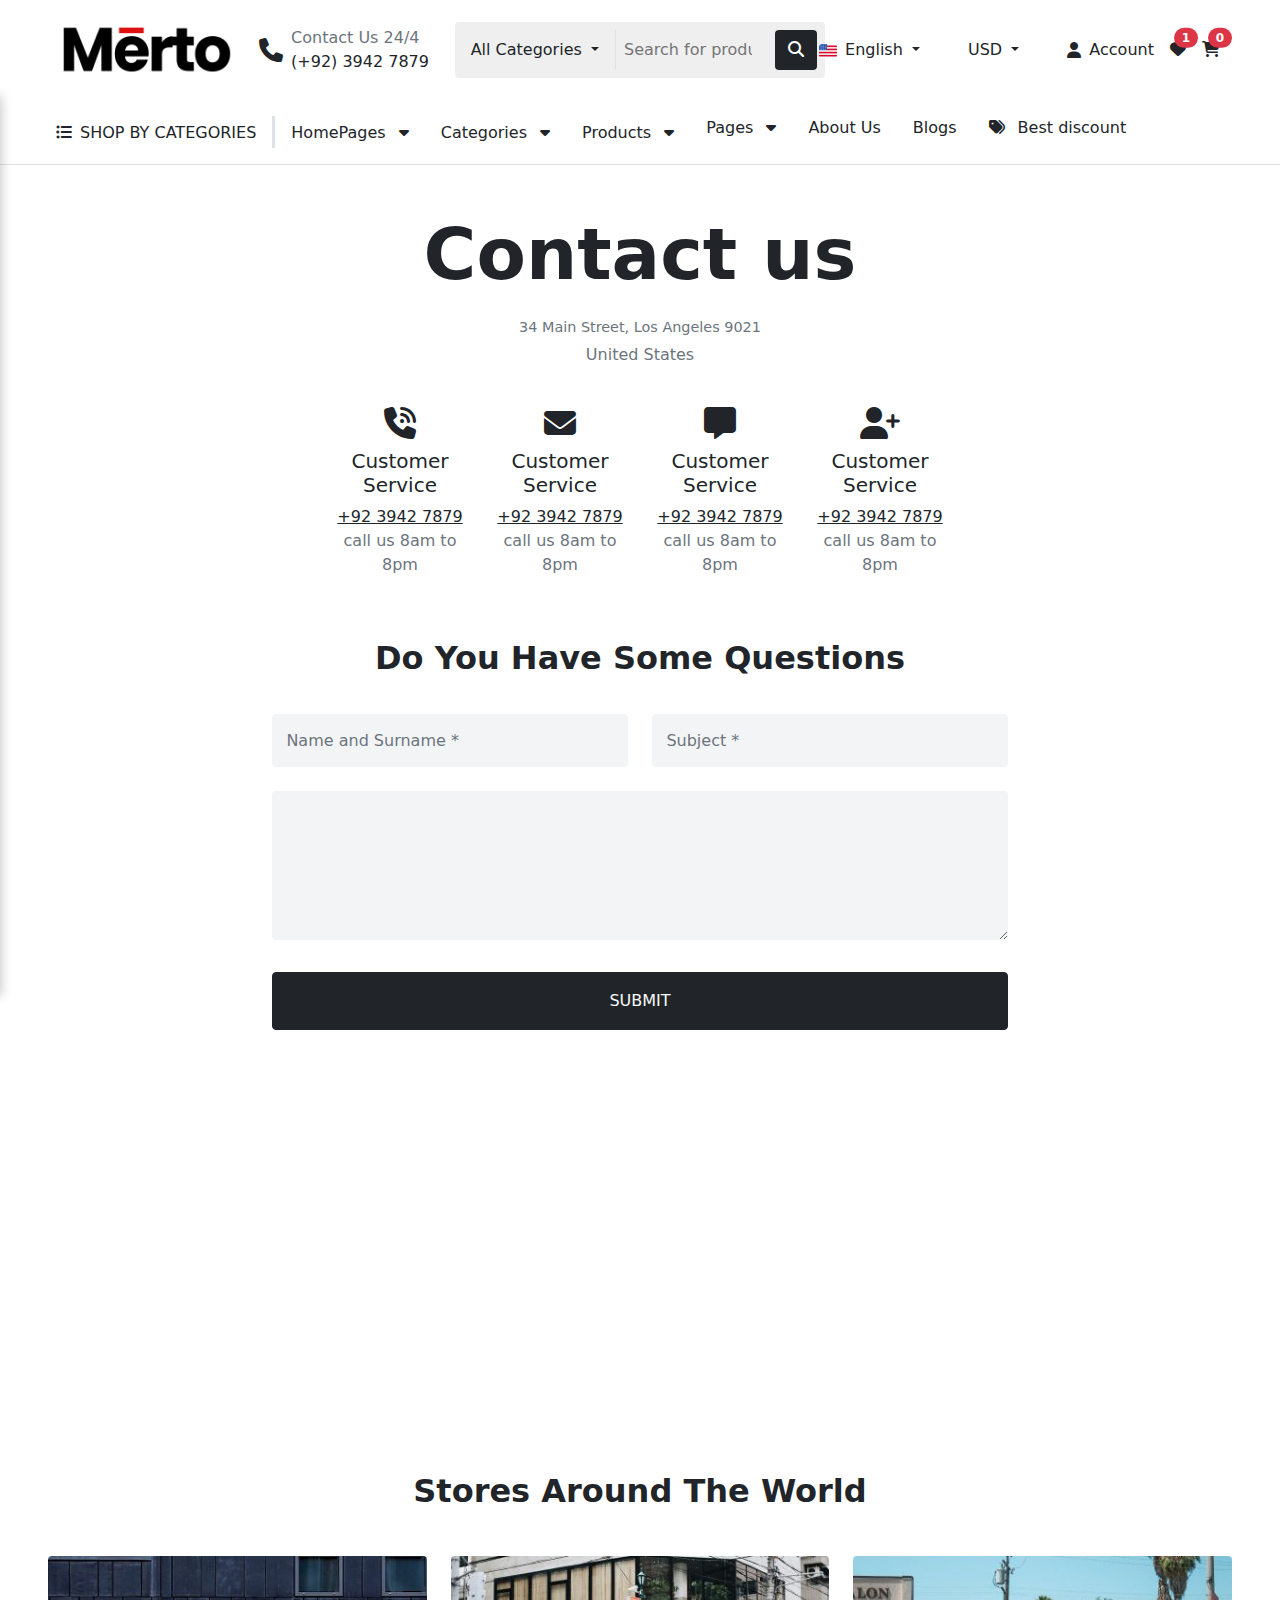
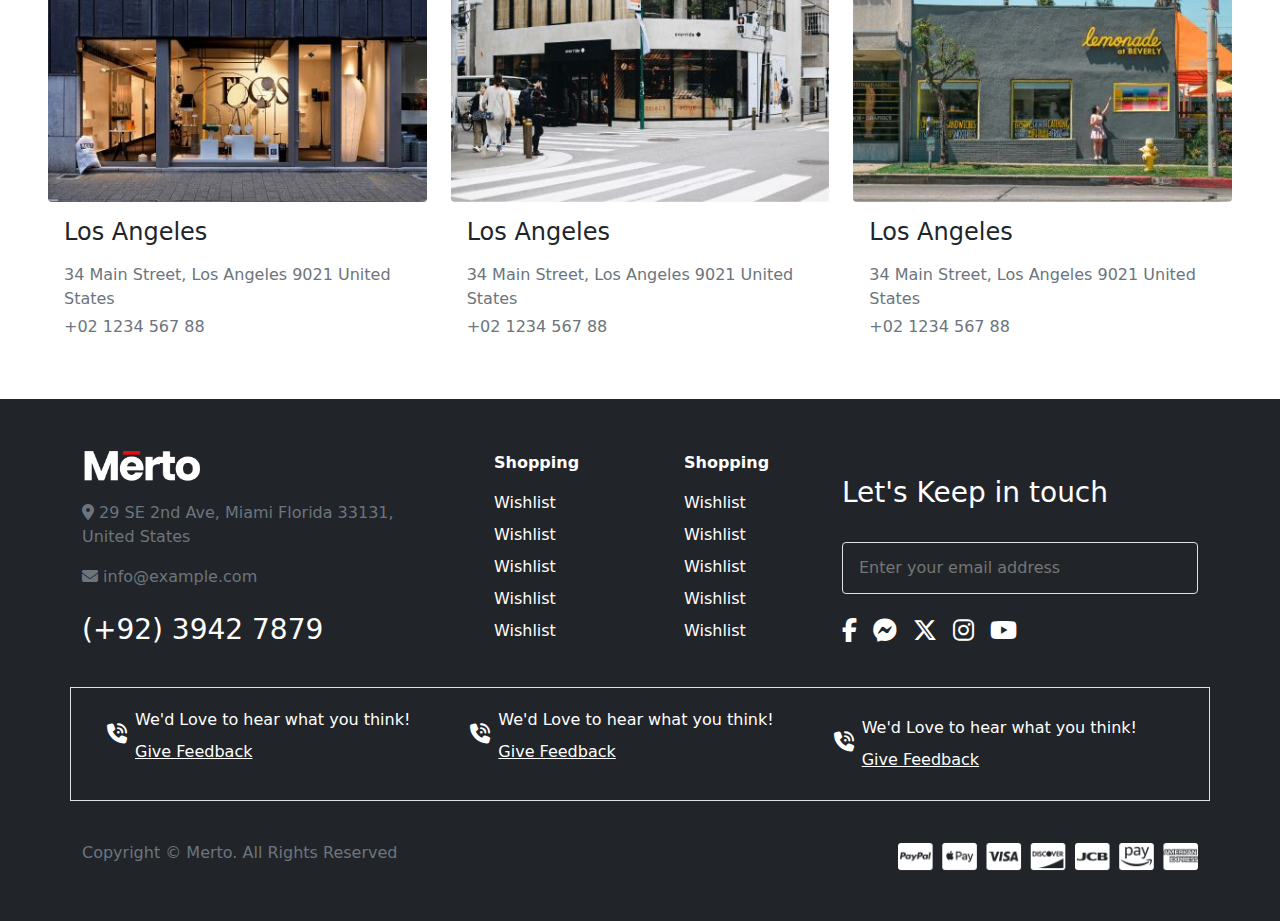
<file: Final Project/contactUs.html>
<!DOCTYPE html>
<html lang="en">

<head>
    <meta charset="UTF-8">
    <meta http-equiv="X-UA-Compatible" content="IE=edge" />
    <meta name="viewport" content="width=device-width, initial-scale=1.0">
    <title>Project Bootstrap And SASS</title>
    <link rel="stylesheet" href="./css/bootstrap/bootstrap.min.css">
    <link rel="stylesheet" href="./css/all.min.css">
    <link rel="stylesheet" href="css/index.css">
    <!-- A file that adjusts the size and other adjustments like other browsers, so there is no significant difference or Rander 
        all elments normally -->
    <link rel="stylesheet" href="css/normalize.css">
    <!--  Google font -->
    <link rel="preconnect" href="https://fonts.googleapis.com">
    <link rel="preconnect" href="https://fonts.gstatic.com" crossorigin>
    <link
        href="https://fonts.googleapis.com/css2?family=Cairo:wght@200..1000&family=Roboto:ital,wght@0,100;0,300;0,400;0,500;0,700;0,900;1,100;1,300;1,400;1,500;1,700;1,900&display=swap"
        rel="stylesheet">
</head>

<body>

    <!-- navbar -->
    <!-- Top black bar -->
    <div class="top-bar text-white bg-dark py-1 d-none d-md-block">
        <div class="container d-flex justify-content-between align-items-center">
            <div class="d-flex gap-3">
                <div class="nav-item dropdown ps-5">
                    <a class="nav-link dropdown-toggle text-white" href="#" role="button" data-bs-toggle="dropdown"
                        aria-expanded="false">
                        <img src="./imgs/english.png" class="pe-2" alt="">English
                    </a>
                    <ul class="dropdown-menu bg-white shadow">
                        <li><a class="dropdown-item" href="#"><img src="./imgs/espanol.png" class="pe-2" alt="">espanol</a></li>
                        <li><a class="dropdown-item" href="#"><img src="./imgs/francais.png" class="pe-2" alt="">Francais</a>
                        </li>
                        <li><a class="dropdown-item" href="#"><img src="./imgs/portugues.png" class="pe-2" alt="">Poertugues</a>
                        </li>
                    </ul>
                </div>
                <div class="nav-item dropdown px-3">
                    <a class="nav-link dropdown-toggle text-white" href="#" role="button" data-bs-toggle="dropdown"
                        aria-expanded="false">
                        USD
                    </a>
                    <ul class="dropdown-menu">
                        <li><a class="dropdown-item" href="#">EUR</a></li>
                        <li><a class="dropdown-item" href="#">ERL</a></li>
                    </ul>
                </div>
            </div>
            <div>
                Contact us 24/7 <strong>(+92) 3942 7879</strong>
            </div>
        </div>
    </div>

    <!-- Main navbar -->
    <nav class="bg-white px-lg-5 px-md-3 px-3 top-0">
        <div class="nav-content row m-0 justify-content-around align-items-center">
            <div class="list-nav col-4 d-none"><i class="fa-solid fa-list"></i></div>
            <div class="img-nav col-xl-2 col-lg-1 col-md-2 col-4">
                <img src="./imgs/logo.png" class="img-fluid" alt="">
            </div>
            <div class="col-xl-2 col-lg-2 contact-nav pt-3 d-flex align-items-center justify-content-center">
                <div>
                    <i class="fa-solid fa-phone pb-3 fs-4 pe-2"></i>
                </div>
                <div class="lh-0">
                    <p class="pb-2 text-secondary">Contact Us 24/4</p>
                    <p>(+92) 3942 7879</p>
                </div>
            </div>
            <div class="col-xl-4 col-lg-4 col-md-8 search-nav d-flex justify-content-center align-items-center"
                style="height: 100px;">
                <div class="d-flex bg-grey-light p-2 rounded nav-item dropdown">
                    <a class="text-dark nav-link pe-3 ps-2 border-end pt-2 dropdown-toggle" href="#" role="button"
                        data-bs-toggle="dropdown" aria-expanded="false">
                        All Categories
                    </a>
                    <ul class="dropdown-menu position-absolute">
                        <li><a class="dropdown-item" href="#">Accessories</a></li>
                        <li><a class="dropdown-item" href="#">Car Care</a></li>
                        <li><a class="dropdown-item" href="#">Car Electronics</a></li>
                        <li><a class="dropdown-item" href="#">Equipment</a></li>
                        <li><a class="dropdown-item" href="#">Lights</a></li>
                        <li><a class="dropdown-item" href="#">Oils & Fluids</a></li>
                        <li><a class="dropdown-item" href="#">Tires</a></li>
                        <li><a class="dropdown-item" href="#">Wheels</a></li>
                        <li><a class="dropdown-item" href="#">Beauty & Health</a></li>
                        <li><a class="dropdown-item" href="#">Bags & Cases</a></li>
                        <li><a class="dropdown-item" href="#">BB Creams</a></li>
                        <li><a class="dropdown-item" href="#">Body & Bath</a></li>
                        <li><a class="dropdown-item" href="#">Brushes & Tools</a></li>
                        <li><a class="dropdown-item" href="#">Hairs Care</a></li>
                        <li><a class="dropdown-item" href="#">Lipstick</a></li>
                        <li><a class="dropdown-item" href="#">Makeup</a></li>
                        <li><a class="dropdown-item" href="#">Makeup Palettes</a></li>
                        <li><a class="dropdown-item" href="#">Mascara</a></li>
                    </ul>
                    <form class="d-flex" role="search">
                        <input class="form-contro border-0 l p-2 w-100 bg-transparent" type="search"
                            placeholder="Search for products" aria-label="Search" />
                        <button class="btn bg-dark text-white" type="submit"><i
                                class="fa-solid fa-magnifying-glass"></i></button>
                    </form>
                </div>
            </div>
            <div class="col-xl-4 col-lg-4 col-md-2 col-4 user-nav d-flex justify-content-end align-items-center">
                <div class="nav-item dropdown ps-5">
                    <a class="nav-link dropdown-toggle text-dark" href="#" role="button" data-bs-toggle="dropdown"
                        aria-expanded="false">
                        <img src="./imgs/english.png" class="pe-2" alt="">English
                    </a>
                    <ul class="dropdown-menu bg-white shadow">
                        <li><a class="dropdown-item" href="#"><img src="./imgs/espanol.png" class="pe-2" alt="">espanol</a></li>
                        <li><a class="dropdown-item" href="#"><img src="./imgs/francais.png" class="pe-2" alt="">Francais</a>
                        </li>
                        <li><a class="dropdown-item" href="#"><img src="./imgs/portugues.png" class="pe-2" alt="">Poertugues</a>
                        </li>
                    </ul>
                </div>
                <div class="nav-item dropdown px-3">
                    <a class="nav-link dropdown-toggle text-dark" href="#" role="button" data-bs-toggle="dropdown"
                        aria-expanded="false">
                        USD
                    </a>
                    <ul class="dropdown-menu">
                        <li><a class="dropdown-item" href="#">EUR</a></li>
                        <li><a class="dropdown-item" href="#">ERL</a></li>
                    </ul>
                </div>
                <div class="px-3 acount-content-nav d-flex align-items-center">
                    <i class="fa-solid fa-user pe-2"></i>
                    <span class="acount-nav">Account</span>
                </div>
                <div class="position-relative pe-3">
                    <i class="fa fa-heart"></i>
                    <span class="position-absolute top-0  translate-middle badge rounded-pill bg-danger">1</span>
                </div>
                <div class="position-relative">
                    <i class="fa fa-shopping-cart"></i>
                    <span class="position-absolute top-0 translate-middle badge rounded-pill bg-danger">0</span>
                </div>
            </div>
        </div>
    </nav>

    <!-- start header -->

    <header id="header" class="pt-3 border-bottom position-relative">
        <ul class="d-flex flex-wrap">
            <li class="px-3 border-end border-3" id="shop-category">
                <a href="#" class="underline-none text-dark"><i class="fa-solid fa-list-ul p-2"></i>SHOP BY
                    CATEGORIES</a>
                <div id="overlay1" class="overlay1"></div>
                <!-- Sidebar -->
                <div id="sidebar1" class="sidebar1">
                    <div class="w-100 py-3 px-4 bg-dark d-flex align-items-center justify-content-between text-white">
                        <span>SHOP BY CATEGORIES </span>
                        <button class="bg-transparent fs-4 text-white"><i class="fa-solid fa-xmark"
                                id="closeSidebar1"></i></button>
                    </div>
                    <div class="sidebar-content">
                        <ul class="p-0 m-0">
                            <li class="px-3 d-flex justify-content-between align-items-center border-bottom border-2">
                                <div class="d-flex pt-3">
                                    <img src="./imgs/icon-menu-1.png" class="" style="width: 25px; height: 25px;"
                                        alt="">
                                    <p class="ps-2">Fashion</p>
                                </div>
                                <div class="pt-0">
                                    <button class="btn text-secondary">></button>
                                </div>
                            </li>
                            <li class="px-3 d-flex justify-content-between align-items-center border-bottom border-2">
                                <div class="d-flex pt-3">
                                    <img src="./imgs/icon-menu-1.png" class="" style="width: 25px; height: 25px;"
                                        alt="">
                                    <p class="ps-2">Fashion</p>
                                </div>
                                <div class="pt-0">
                                    <button class="btn text-secondary">></button>
                                </div>
                            </li>
                            <li class="px-3 d-flex justify-content-between align-items-center border-bottom border-2">
                                <div class="d-flex pt-3">
                                    <img src="./imgs/icon-menu-1.png" class="" style="width: 25px; height: 25px;"
                                        alt="">
                                    <p class="ps-2">Fashion</p>
                                </div>
                                <div class="pt-0">
                                    <button class="btn text-secondary">></button>
                                </div>
                            </li>

                            <li class="px-3 d-flex justify-content-between align-items-center border-bottom border-2">
                                <div class="d-flex pt-3">
                                    <img src="./imgs/icon-menu-1.png" class="" style="width: 25px; height: 25px;"
                                        alt="">
                                    <p class="ps-2">Fashion</p>
                                </div>
                                <div class="pt-0">
                                    <button class="btn text-secondary">></button>
                                </div>
                            </li>
                            <li class="px-3 d-flex justify-content-between align-items-center border-bottom border-2">
                                <div class="d-flex pt-3">
                                    <img src="./imgs/icon-menu-1.png" class="" style="width: 25px; height: 25px;"
                                        alt="">
                                    <p class="ps-2">Fashion</p>
                                </div>
                                <div class="pt-0">
                                    <button class="btn text-secondary">></button>
                                </div>
                            </li>
                            <li class="px-3 d-flex justify-content-between align-items-center border-bottom border-2">
                                <div class="d-flex pt-3">
                                    <img src="./imgs/icon-menu-1.png" class="" style="width: 25px; height: 25px;"
                                        alt="">
                                    <p class="ps-2">Fashion</p>
                                </div>
                                <div class="pt-0">
                                    <button class="btn text-secondary">></button>
                                </div>
                            </li>
                            <li class="px-3 d-flex justify-content-between align-items-center border-bottom border-2">
                                <div class="d-flex pt-3">
                                    <img src="./imgs/icon-menu-1.png" class="" style="width: 25px; height: 25px;"
                                        alt="">
                                    <p class="ps-2">Fashion</p>
                                </div>
                                <div class="pt-0">
                                    <button class="btn text-secondary">></button>
                                </div>
                            </li>
                            <li class="px-3 d-flex justify-content-between align-items-center border-bottom border-2">
                                <div class="d-flex pt-3">
                                    <img src="./imgs/icon-menu-1.png" class="" style="width: 25px; height: 25px;"
                                        alt="">
                                    <p class="ps-2">Fashion</p>
                                </div>
                                <div class="pt-0">
                                    <button class="btn text-secondary">></button>
                                </div>
                            </li>
                            <li class="px-3 d-flex justify-content-between align-items-center ">
                                <div class="d-flex pt-3">
                                    <img src="./imgs/icon-menu-1.png" class="" style="width: 25px; height: 25px;"
                                        alt="">
                                    <p class="ps-2">Fashion</p>
                                </div>
                                <div class="pt-0">
                                    <button class="btn text-secondary">></button>
                                </div>
                            </li>
                        </ul>
                    </div>
                </div>
            </li>
            <li class="px-3" id="homepage">
                <a href="#" class="underline-none text-dark">HomePages <i
                        class="fa-solid fa-caret-down ps-2 py-2"></i></a>
            </li>
            <li class="px-3" id="categories">
                <a href="#" class="underline-none text-dark">Categories <i
                        class="fa-solid fa-caret-down ps-2 py-2"></i></a>
            </li>
            <li class="px-3" id="Products">
                <a href="#" class="underline-none text-dark">Products <i
                        class="fa-solid fa-caret-down ps-2 py-2"></i></a>
            </li>
            <li class="px-3" id="Pages">
                <a href="#" class="underline-none text-dark">Pages <i class="fa-solid fa-caret-down ps-2"></i></a>
            </li>
            <li class="px-3">
                <a href="#" class="underline-none text-dark">About Us</a>
            </li>
            <li class="px-3">
                <a href="#" class="underline-none text-dark">Blogs</a>
            </li>
            <li class="px-3">
                <a href="#" class="underline-none text-dark"><i class="fa-solid fa-tags pe-2"></i> Best discount</a>
            </li>
        </ul>
    </header>

    <!-- start Header contact -->
    <div class="contact-us pt-3 pb-5">
        <div class="text-center">
            <div>
                <h1 class="h-contact">Contact us</h1>
                <p class="text-secondary fs-09 lh-0">34 Main Street, Los Angeles 9021</p>
                <p class="text-secondary">United States</p>
            </div>
            <div class="contact-chat row py-4 justify-content-around">
                <div class="col-lg-3 col-md-3 col-6">
                    <i class="fa-solid fa-phone-volume"></i>
                    <h5>Customer Service</h5>
                    <a href="#" class="text-dark">+92 3942 7879</a>
                    <p class="text-secondary">call us 8am to 8pm</p>
                </div>
                <div class="col-lg-3 col-md-3 col-6">
                    <i class="fa-solid fa-envelope"></i>
                    <h5>Customer Service</h5>
                    <a href="#" class="text-dark">+92 3942 7879</a>
                    <p class="text-secondary">call us 8am to 8pm</p>
                </div>
                <div class="col-lg-3 col-md-3 col-6">
                    <i class="fa-solid fa-message"></i>
                    <h5>Customer Service</h5>
                    <a href="#" class="text-dark">+92 3942 7879</a>
                    <p class="text-secondary">call us 8am to 8pm</p>
                </div>
                <div class="col-lg-3 col-md-3 col-6">
                    <i class="fa-solid fa-user-plus"></i>
                    <h5>Customer Service</h5>
                    <a href="#" class="text-dark">+92 3942 7879</a>
                    <p class="text-secondary">call us 8am to 8pm</p>
                </div>
            </div>
            <!-- Send a message -->
            <div class="send-message">
                <h1><strong>Do You Have Some Questions</strong></h1>
                <form>

                    <div class="row">
                        <div class="col-lg-6 col-md-6 co-12 mb-4">
                            <input type="text" placeholder="Name and Surname *" class="form-control" required>
                        </div>
                        <div class="col-lg-6 col-md-6 col-12 mb-4">
                            <input type="text" placeholder="Subject *" class="form-control" required>
                        </div>
                    </div>

                    <div class="mb-4">
                        <textarea class="form-control" rows="5" required></textarea>
                    </div>
                    <div>
                        <button type="submit"
                            class="btn btn-dark btn-outline-light border-dark w-100 mt-2 px-5 py-3">SUBMIT</button>
                    </div>
                </form>
            </div>
        </div>
    </div>

    <!-- google maps -->
    <div class="google-maps w-100">
        <iframe width="100%" height="350" style="border:0" loading="lazy" allowfullscreen
            referrerpolicy="no-referrer-when-downgrade"
            src="https://www.google.com/maps/embed/v1/place?key=AIzaSyDGwYzRjcLKwKEuko0kGhYu8cORctZ59qc&q=Los+Angeles&language=ar">
        </iframe>
    </div>

    <!-- about -->
    <div class="about text-center pb-5 px-lg-5 px-3">
        <h1 class="pb-4"><strong>Stores Around The World</strong></h1>
        <div class="row">
            <div class="col-lg-4 col-md-4 col-12 text-lg-start text-md-start mb-2">
                <img src="./imgs/about-2.jpg" alt="photo" class="img-fluid rounded">
                <h4 class="pb-2 py-3 ps-3">Los Angeles</h4>
                <p class="ps-3 text-secondary">
                    34 Main Street, Los Angeles 9021
                    United States
                </p>
                <p class="text-secondary ps-3 lh-0">+02 1234 567 88</p>
            </div>
            <div class="col-lg-4 col-md-4 col-12 text-lg-start text-md-start mb-2">
                <img src="./imgs/about-3.jpg" alt="photo" class="img-fluid rounded">
                <h4 class="pb-2 py-3 ps-3">Los Angeles</h4>
                <p class="ps-3 text-secondary">
                    34 Main Street, Los Angeles 9021
                    United States
                </p>
                <p class="text-secondary ps-3 lh-0">+02 1234 567 88</p>
            </div>
            <div class="col-lg-4 col-md-4 col-12 text-lg-start text-md-start mb-2">
                <img src="./imgs/about-4.jpg" alt="photo" class="img-fluid rounded">
                <h4 class="pb-2 py-3 ps-3">Los Angeles</h4>
                <p class="ps-3 text-secondary">
                    34 Main Street, Los Angeles 9021
                    United States
                </p>
                <p class="text-secondary ps-3 lh-0">+02 1234 567 88</p>
            </div>
        </div>
    </div>

    <!-- start footer -->
    <footer class="bg-dark text-white p-5">
        <div class="container">
            <div class="row align-items-center">
                <div class="col-lg-4 col-md-4 col-sm-12">
                    <div>
                        <img src="./imgs/logo (1).png" class="mb-3" alt="">
                        <p class="text-secondary">
                            <i class="fa-solid fa-location-dot"></i>
                            29 SE 2nd Ave, Miami Florida 33131, United States
                        </p>
                        <p class="text-secondary pb-2">
                            <i class="fa-solid fa-envelope"></i>
                            info@example.com
                        </p>
                        <h3 class="pb-3">(+92) 3942 7879</h3>
                    </div>
                </div>
                <div class="col-lg-2 col-md-4 col-6">
                    <ul>
                        <li class="fw-bold pb-3">Shopping</li>
                        <li class="pb-2">Wishlist</li>
                        <li class="pb-2">Wishlist</li>
                        <li class="pb-2">Wishlist</li>
                        <li class="pb-2">Wishlist</li>
                        <li class="pb-2">Wishlist</li>
                    </ul>
                </div>
                <div class="col-lg-2 col-md-4 col-6">
                    <ul>
                        <li class="fw-bold pb-3">Shopping</li>
                        <li class="pb-2">Wishlist</li>
                        <li class="pb-2">Wishlist</li>
                        <li class="pb-2">Wishlist</li>
                        <li class="pb-2">Wishlist</li>
                        <li class="pb-2">Wishlist</li>
                    </ul>
                </div>
                <div class="col-lg-4 col-md-12 col-sm-12">
                    <h3 class="pb-4">Let's Keep in touch</h3>
                    <input type="text" placeholder="Enter your email address"
                        class="border bg-transparent w-100 rounded p-3 mb-4">
                    <div class="d-flex">
                        <i class="pe-3 fs-4 fa-brands fa-facebook-f"></i>
                        <i class="pe-3 fs-4 fa-brands fa-facebook-messenger"></i>
                        <i class="pe-3 fs-4 fa-brands fa-x-twitter"></i>
                        <i class="pe-3 fs-4 fa-brands fa-instagram"></i>
                        <i class="pe-3 fs-4 fa-brands fa-youtube"></i>
                    </div>
                </div>
            </div>
            <div class="row p-0 my-3 p-4 border align-items-center justify-content-center">
                <div class="col-lg-4 col-sm-12  pb-3">
                    <div class="d-flex align-items-center">
                        <div class="pe-2"><i class="fs-5 fa-solid fa-phone-volume"></i></div>
                        <div class="lh-1">
                            <p>We'd Love to hear what you think!</p>
                            <a href="#" class="text-white">Give Feedback</a>
                        </div>
                    </div>
                </div>
                <div class="col-lg-4 col-sm-12 pb-3">
                    <div class="d-flex align-items-center">
                        <div class="pe-2"><i class="fs-5 fa-solid fa-phone-volume"></i></div>
                        <div class="lh-1">
                            <p>We'd Love to hear what you think!</p>
                            <a href="#" class="text-white">Give Feedback</a>
                        </div>
                    </div>
                </div>
                <div class="col-lg-4 col-sm-12">
                    <div class="d-flex align-items-center">
                        <div class="pe-2"><i class="fs-5 fa-solid fa-phone-volume"></i></div>
                        <div class="lh-1">
                            <p>We'd Love to hear what you think!</p>
                            <a href="#" class="text-white">Give Feedback</a>
                        </div>
                    </div>
                </div>
            </div>
            <div class="copyright d-flex flex-wrap pt-4 justify-content-between">
                <div class="text-secondary pb-2">
                    Copyright © Merto. All Rights Reserved
                </div>
                <div class="payment">
                    <img src="./imgs/payment-icons-1.png" alt="photo">
                </div>
            </div>
        </div>
    </footer>

    <script src="./js/header.js"></script>
    <script src="./js/bootstrap.bundle.min.js"></script>
    <script src="./js/popper.min.js"></script>
    <script src="./js/jquery-3.7.1.min.js"></script>
    <script src="./js/bootstrap.min.js"></script>
</body>

</html>
</file>
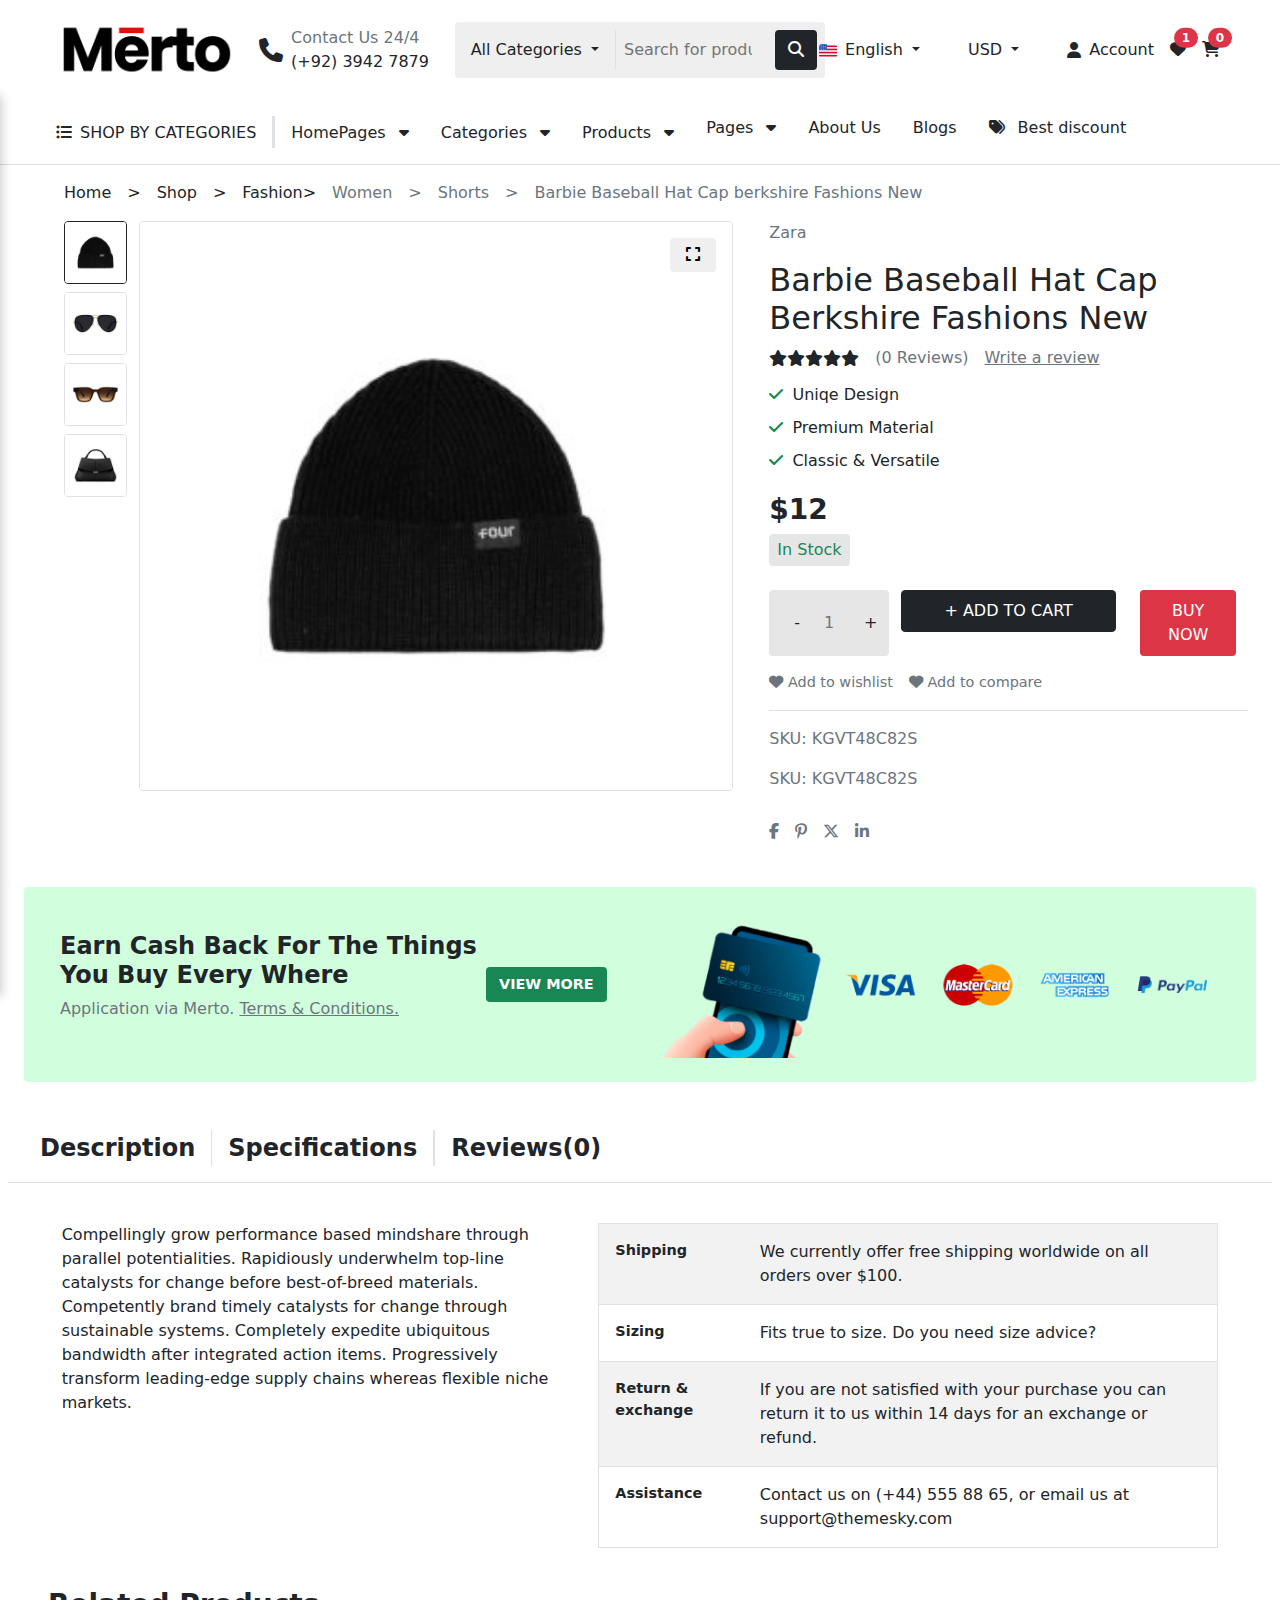
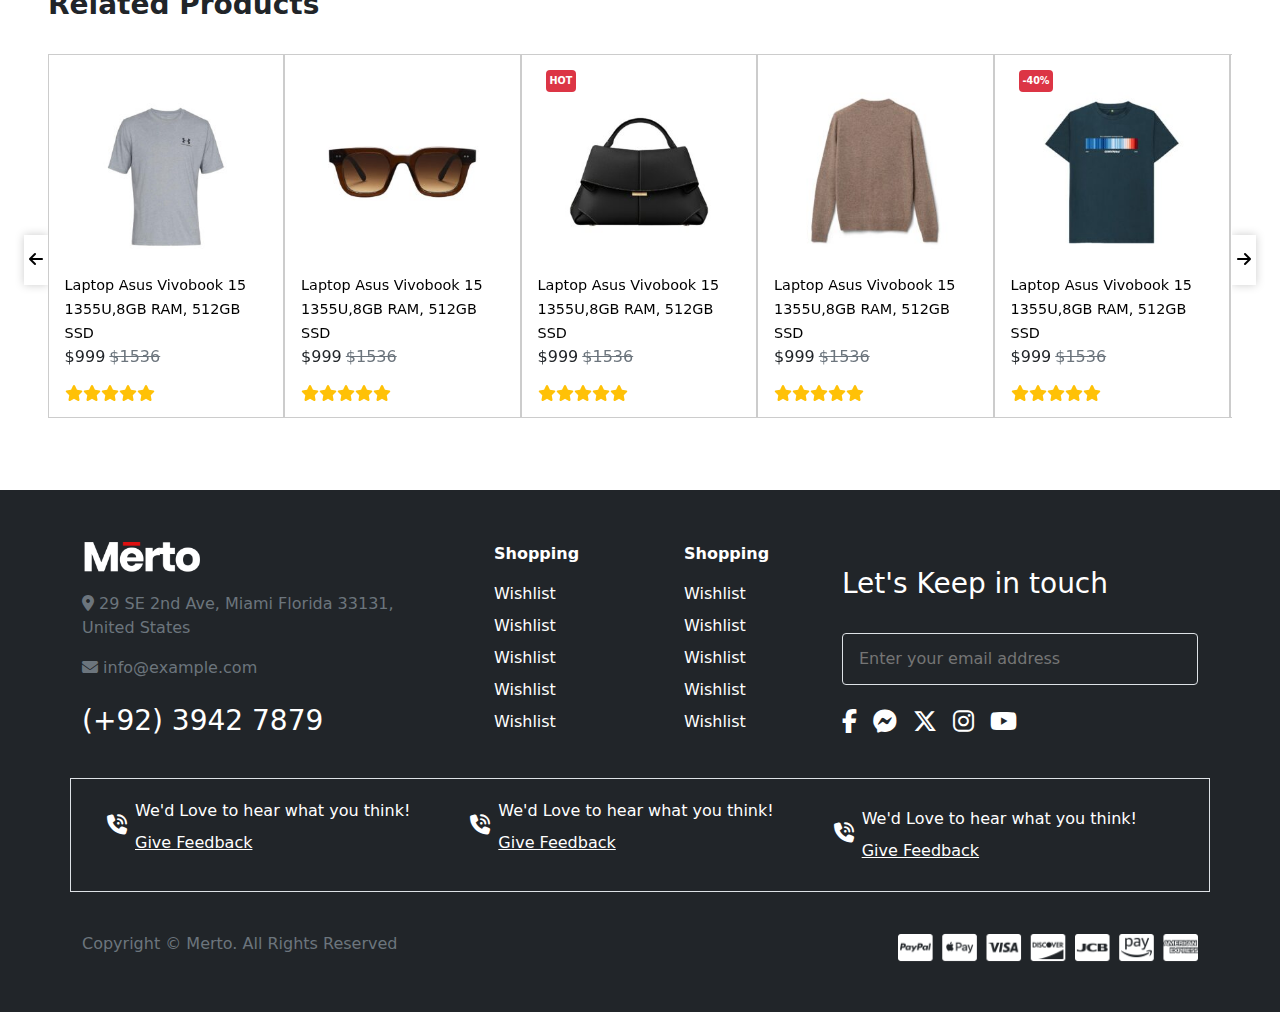
<file: Final Project/hatCap.html>
<!DOCTYPE html>
<html lang="en">

<head>
    <meta charset="UTF-8">
    <meta http-equiv="X-UA-Compatible" content="IE=edge" />
    <meta name="viewport" content="width=device-width, initial-scale=1.0">
    <title>Project Bootstrap And SASS</title>
    <link rel="stylesheet" href="./css/bootstrap/bootstrap.min.css">
    <link rel="stylesheet" href="./css/all.min.css">
    <link rel="stylesheet" href="css/index.css">
    <!-- A file that adjusts the size and other adjustments like other browsers, so there is no significant difference or Rander 
        all elments normally -->
    <link rel="stylesheet" href="css/normalize.css">
    <!--  Google font -->
    <link rel="preconnect" href="https://fonts.googleapis.com">
    <link rel="preconnect" href="https://fonts.gstatic.com" crossorigin>
    <link
        href="https://fonts.googleapis.com/css2?family=Cairo:wght@200..1000&family=Roboto:ital,wght@0,100;0,300;0,400;0,500;0,700;0,900;1,100;1,300;1,400;1,500;1,700;1,900&display=swap"
        rel="stylesheet">
</head>

<body>
    <!-- Home Page -->
    <div class="cart shadow w-100 d-flex p-0 m-0 position-fixed bottom-0 bg-white p-2">
        <div class="w-25 ms-3 d-flex justify-content-center rounded" style="background-color: #e6e6e6;">
            <button class="btn">-</button>
            <input type="text" placeholder="1" class="w-50 text-center btn">
            <button class="btn">+</button>
        </div>
        <div class="w-50 mx-2">
            <button class="w-100 btn btn-dark py-2 text-center">+ ADD TO CART</button>
        </div>
        <div class="w-25 me-3">
            <button class="w-100 py-2 btn bg-danger text-white">BUY NOW</button>
        </div>
    </div>

    <!-- navbar -->
    <!-- Top black bar -->
    <div class="top-bar text-white bg-dark py-1 d-none d-md-block">
        <div class="container d-flex justify-content-between align-items-center">
            <div class="d-flex gap-3">
                <div class="nav-item dropdown ps-5">
                    <a class="nav-link dropdown-toggle text-white" href="#" role="button" data-bs-toggle="dropdown"
                        aria-expanded="false">
                        <img src="./imgs/english.png" class="pe-2" alt="">English
                    </a>
                    <ul class="dropdown-menu bg-white shadow">
                        <li><a class="dropdown-item" href="#"><img src="./imgs/espanol.png" class="pe-2" alt="">espanol</a></li>
                        <li><a class="dropdown-item" href="#"><img src="./imgs/francais.png" class="pe-2" alt="">Francais</a>
                        </li>
                        <li><a class="dropdown-item" href="#"><img src="./imgs/portugues.png" class="pe-2" alt="">Poertugues</a>
                        </li>
                    </ul>
                </div>
                <div class="nav-item dropdown px-3">
                    <a class="nav-link dropdown-toggle text-white" href="#" role="button" data-bs-toggle="dropdown"
                        aria-expanded="false">
                        USD
                    </a>
                    <ul class="dropdown-menu">
                        <li><a class="dropdown-item" href="#">EUR</a></li>
                        <li><a class="dropdown-item" href="#">ERL</a></li>
                    </ul>
                </div>
            </div>
            <div>
                Contact us 24/7 <strong>(+92) 3942 7879</strong>
            </div>
        </div>
    </div>

    <!-- Main navbar -->
    <nav class="bg-white px-lg-5 px-md-3 px-3 top-0">
        <div class="nav-content row m-0 justify-content-around align-items-center">
            <div class="list-nav col-4 d-none"><i class="fa-solid fa-list"></i></div>
            <div class="img-nav col-xl-2 col-lg-1 col-md-2 col-4">
                <img src="./imgs/logo.png" class="img-fluid" alt="">
            </div>
            <div class="col-xl-2 col-lg-2 contact-nav pt-3 d-flex align-items-center justify-content-center">
                <div>
                    <i class="fa-solid fa-phone pb-3 fs-4 pe-2"></i>
                </div>
                <div class="lh-0">
                    <p class="pb-2 text-secondary">Contact Us 24/4</p>
                    <p>(+92) 3942 7879</p>
                </div>
            </div>
            <div class="col-xl-4 col-lg-4 col-md-8 search-nav d-flex justify-content-center align-items-center"
                style="height: 100px;">
                <div class="d-flex bg-grey-light p-2 rounded nav-item dropdown">
                    <a class="text-dark nav-link pe-3 ps-2 border-end pt-2 dropdown-toggle" href="#" role="button"
                        data-bs-toggle="dropdown" aria-expanded="false">
                        All Categories
                    </a>
                    <ul class="dropdown-menu position-absolute">
                        <li><a class="dropdown-item" href="#">Accessories</a></li>
                        <li><a class="dropdown-item" href="#">Car Care</a></li>
                        <li><a class="dropdown-item" href="#">Car Electronics</a></li>
                        <li><a class="dropdown-item" href="#">Equipment</a></li>
                        <li><a class="dropdown-item" href="#">Lights</a></li>
                        <li><a class="dropdown-item" href="#">Oils & Fluids</a></li>
                        <li><a class="dropdown-item" href="#">Tires</a></li>
                        <li><a class="dropdown-item" href="#">Wheels</a></li>
                        <li><a class="dropdown-item" href="#">Beauty & Health</a></li>
                        <li><a class="dropdown-item" href="#">Bags & Cases</a></li>
                        <li><a class="dropdown-item" href="#">BB Creams</a></li>
                        <li><a class="dropdown-item" href="#">Body & Bath</a></li>
                        <li><a class="dropdown-item" href="#">Brushes & Tools</a></li>
                        <li><a class="dropdown-item" href="#">Hairs Care</a></li>
                        <li><a class="dropdown-item" href="#">Lipstick</a></li>
                        <li><a class="dropdown-item" href="#">Makeup</a></li>
                        <li><a class="dropdown-item" href="#">Makeup Palettes</a></li>
                        <li><a class="dropdown-item" href="#">Mascara</a></li>
                    </ul>
                    <form class="d-flex" role="search">
                        <input class="form-contro border-0 l p-2 w-100 bg-transparent" type="search"
                            placeholder="Search for products" aria-label="Search" />
                        <button class="btn bg-dark text-white" type="submit"><i
                                class="fa-solid fa-magnifying-glass"></i></button>
                    </form>
                </div>
            </div>
            <div class="col-xl-4 col-lg-4 col-md-2 col-4 user-nav d-flex justify-content-end align-items-center">
                <div class="nav-item dropdown ps-5">
                    <a class="nav-link dropdown-toggle text-dark" href="#" role="button" data-bs-toggle="dropdown"
                        aria-expanded="false">
                        <img src="./imgs/english.png" class="pe-2" alt="">English
                    </a>
                    <ul class="dropdown-menu bg-white shadow">
                        <li><a class="dropdown-item" href="#"><img src="./imgs/espanol.png" class="pe-2" alt="">espanol</a></li>
                        <li><a class="dropdown-item" href="#"><img src="./imgs/francais.png" class="pe-2" alt="">Francais</a>
                        </li>
                        <li><a class="dropdown-item" href="#"><img src="./imgs/portugues.png" class="pe-2" alt="">Poertugues</a>
                        </li>
                    </ul>
                </div>
                <div class="nav-item dropdown px-3">
                    <a class="nav-link dropdown-toggle text-dark" href="#" role="button" data-bs-toggle="dropdown"
                        aria-expanded="false">
                        USD
                    </a>
                    <ul class="dropdown-menu">
                        <li><a class="dropdown-item" href="#">EUR</a></li>
                        <li><a class="dropdown-item" href="#">ERL</a></li>
                    </ul>
                </div>
                <div class="px-3 acount-content-nav d-flex align-items-center">
                    <i class="fa-solid fa-user pe-2"></i>
                    <span class="acount-nav">Account</span>
                </div>
                <div class="position-relative pe-3">
                    <i class="fa fa-heart"></i>
                    <span class="position-absolute top-0  translate-middle badge rounded-pill bg-danger">1</span>
                </div>
                <div class="position-relative">
                    <i class="fa fa-shopping-cart"></i>
                    <span class="position-absolute top-0 translate-middle badge rounded-pill bg-danger">0</span>
                </div>
            </div>
        </div>
    </nav>

    <!-- start header -->

    <header id="header" class="pt-3 border-bottom position-relative">
        <ul class="d-flex flex-wrap">
            <li class="px-3 border-end border-3" id="shop-category">
                <a href="#" class="underline-none text-dark"><i class="fa-solid fa-list-ul p-2"></i>SHOP BY
                    CATEGORIES</a>
                <div id="overlay1" class="overlay1"></div>
                <!-- Sidebar -->
                <div id="sidebar1" class="sidebar1">
                    <div class="w-100 py-3 px-4 bg-dark d-flex align-items-center justify-content-between text-white">
                        <span>SHOP BY CATEGORIES </span>
                        <button class="bg-transparent fs-4 text-white"><i class="fa-solid fa-xmark"
                                id="closeSidebar1"></i></button>
                    </div>
                    <div class="sidebar-content">
                        <ul class="p-0 m-0">
                            <li class="px-3 d-flex justify-content-between align-items-center border-bottom border-2">
                                <div class="d-flex pt-3">
                                    <img src="./imgs/icon-menu-1.png" class="" style="width: 25px; height: 25px;"
                                        alt="">
                                    <p class="ps-2">Fashion</p>
                                </div>
                                <div class="pt-0">
                                    <button class="btn text-secondary">></button>
                                </div>
                            </li>
                            <li class="px-3 d-flex justify-content-between align-items-center border-bottom border-2">
                                <div class="d-flex pt-3">
                                    <img src="./imgs/icon-menu-1.png" class="" style="width: 25px; height: 25px;"
                                        alt="">
                                    <p class="ps-2">Fashion</p>
                                </div>
                                <div class="pt-0">
                                    <button class="btn text-secondary">></button>
                                </div>
                            </li>
                            <li class="px-3 d-flex justify-content-between align-items-center border-bottom border-2">
                                <div class="d-flex pt-3">
                                    <img src="./imgs/icon-menu-1.png" class="" style="width: 25px; height: 25px;"
                                        alt="">
                                    <p class="ps-2">Fashion</p>
                                </div>
                                <div class="pt-0">
                                    <button class="btn text-secondary">></button>
                                </div>
                            </li>

                            <li class="px-3 d-flex justify-content-between align-items-center border-bottom border-2">
                                <div class="d-flex pt-3">
                                    <img src="./imgs/icon-menu-1.png" class="" style="width: 25px; height: 25px;"
                                        alt="">
                                    <p class="ps-2">Fashion</p>
                                </div>
                                <div class="pt-0">
                                    <button class="btn text-secondary">></button>
                                </div>
                            </li>
                            <li class="px-3 d-flex justify-content-between align-items-center border-bottom border-2">
                                <div class="d-flex pt-3">
                                    <img src="./imgs/icon-menu-1.png" class="" style="width: 25px; height: 25px;"
                                        alt="">
                                    <p class="ps-2">Fashion</p>
                                </div>
                                <div class="pt-0">
                                    <button class="btn text-secondary">></button>
                                </div>
                            </li>
                            <li class="px-3 d-flex justify-content-between align-items-center border-bottom border-2">
                                <div class="d-flex pt-3">
                                    <img src="./imgs/icon-menu-1.png" class="" style="width: 25px; height: 25px;"
                                        alt="">
                                    <p class="ps-2">Fashion</p>
                                </div>
                                <div class="pt-0">
                                    <button class="btn text-secondary">></button>
                                </div>
                            </li>
                            <li class="px-3 d-flex justify-content-between align-items-center border-bottom border-2">
                                <div class="d-flex pt-3">
                                    <img src="./imgs/icon-menu-1.png" class="" style="width: 25px; height: 25px;"
                                        alt="">
                                    <p class="ps-2">Fashion</p>
                                </div>
                                <div class="pt-0">
                                    <button class="btn text-secondary">></button>
                                </div>
                            </li>
                            <li class="px-3 d-flex justify-content-between align-items-center border-bottom border-2">
                                <div class="d-flex pt-3">
                                    <img src="./imgs/icon-menu-1.png" class="" style="width: 25px; height: 25px;"
                                        alt="">
                                    <p class="ps-2">Fashion</p>
                                </div>
                                <div class="pt-0">
                                    <button class="btn text-secondary">></button>
                                </div>
                            </li>
                            <li class="px-3 d-flex justify-content-between align-items-center ">
                                <div class="d-flex pt-3">
                                    <img src="./imgs/icon-menu-1.png" class="" style="width: 25px; height: 25px;"
                                        alt="">
                                    <p class="ps-2">Fashion</p>
                                </div>
                                <div class="pt-0">
                                    <button class="btn text-secondary">></button>
                                </div>
                            </li>
                        </ul>
                    </div>
                </div>
            </li>
            <li class="px-3" id="homepage">
                <a href="#" class="underline-none text-dark">HomePages <i
                        class="fa-solid fa-caret-down ps-2 py-2"></i></a>
            </li>
            <li class="px-3" id="categories">
                <a href="#" class="underline-none text-dark">Categories <i
                        class="fa-solid fa-caret-down ps-2 py-2"></i></a>
            </li>
            <li class="px-3" id="Products">
                <a href="#" class="underline-none text-dark">Products <i
                        class="fa-solid fa-caret-down ps-2 py-2"></i></a>
            </li>
            <li class="px-3" id="Pages">
                <a href="#" class="underline-none text-dark">Pages <i class="fa-solid fa-caret-down ps-2"></i></a>
            </li>
            <li class="px-3">
                <a href="#" class="underline-none text-dark">About Us</a>
            </li>
            <li class="px-3">
                <a href="#" class="underline-none text-dark">Blogs</a>
            </li>
            <li class="px-3">
                <a href="#" class="underline-none text-dark"><i class="fa-solid fa-tags pe-2"></i> Best discount</a>
            </li>
        </ul>
    </header>

    <!-- second header -->
    <div class="d-flex flex-wrap mx-lg-5 py-3">
        <a href="#" class="text-dark underline-none ps-3">Home<span class="ps-3">></span></a>
        <a href="#" class="text-dark underline-none ps-3">Shop<span class="ps-3">></span></a>
        <a href="#" class="text-dark underline-none ps-3">Fashion<span>></span></a>
        <a href="#" class="text-secondary underline-none ps-3">Women<span class="ps-3">></span></a>
        <a href="#" class="text-secondary underline-none ps-3">Shorts<span class="ps-3">></span></a>
        <a href="#" class="text-secondary underline-none ps-3">Barbie Baseball Hat Cap berkshire Fashions New</a>
    </div>

    <!-- start details Products -->
    <div class="detailsProducts mx-2 mb-5">
        <div class="row p-0 m-0">
            <div class="col-lg-7">
                <div class="row p-0 m-0">
                    <div class="col-xl-2 col-lg-2 col-md-2 col-sm-2 col-3">
                        <ul>
                            <li class="mb-2 change-zoom-imge">
                                <img src="./imgs/fashion-8-300x300.jpg" class="border border-dark rounded img-fluid"
                                    alt="">
                            </li>
                            <li class="mb-2 change-zoom-imge">
                                <img src="./imgs/fashion-9-300x300.jpg" class="border rounded img-fluid" alt="">
                            </li>
                            <li class="mb-2 change-zoom-imge">
                                <img src="./imgs/fashion-10-300x300.jpg" class="border rounded img-fluid" alt="">
                            </li>
                            <li class="change-zoom-imge">
                                <img src="./imgs/fashion-11-300x300.jpg" class="border rounded img-fluid" alt="">
                            </li>
                        </ul>
                    </div>
                    <div class="col-xl-10 col-lg-10 col-md-10 col-sm-10 col-9 border rounded position-relative">
                        <div class="image-zoom-container position-relative">
                            <img src="./imgs/fashion-8-300x300.jpg" class="image-zoom" alt="">
                        </div>
                        <button class="fullscreen-btn border-0 rounded position-absolute top-0 end-0 m-3 py-2 px-3">
                            <i class="fa-solid fa-expand"></i>
                        </button>
                    </div>
                </div>
            </div>
            <div class="col-lg-5 zara-shop px-4">
                <div>
                    <p class="text-secondary">Zara</p>
                    <h2>Barbie Baseball Hat Cap Berkshire Fashions New</h2>
                    <div class="d-flex flex-wrap pb-3 align-items-center">
                        <div class="d-flex">
                            <i class="fa-solid fa-star"></i>
                            <i class="fa-solid fa-star"></i>
                            <i class="fa-solid fa-star"></i>
                            <i class="fa-solid fa-star"></i>
                            <i class="fa-solid fa-star"></i>
                        </div>
                        <div class="ps-3 text-secondary">(0 Reviews)</div>
                        <div class="ps-3">
                            <a href="#" class="text-secondary">Write a review</a>
                        </div>
                    </div>
                    <div class="pb-2">
                        <p class="lh-1"><i class="fa-solid fa-check text-success pe-1"></i> Uniqe Design</p>
                        <p class="lh-1"><i class="fa-solid fa-check text-success pe-1"></i> Premium Material</p>
                        <p class="lh-1"><i class="fa-solid fa-check text-success pe-1"></i> Classic & Versatile</p>
                    </div>
                    <h3 class="fw-bold">$12</h3>
                    <p class="text-success py-1 mb-4 px-2 rounded"
                        style="background-color: #e6e6e6; width: fit-content;">In Stock</p>
                    <div class="add-cart row p-0 m-0">
                        <div class="col-3 d-flex justify-content-center rounded" style="background-color: #e6e6e6;">
                            <button class="btn w-25">-</button>
                            <input type="text" placeholder="1" class="w-50 text-center btn">
                            <button class="btn w-25">+</button>
                        </div>
                        <div class="col-6">
                            <button class="w-100 btn btn-dark py-2 text-center">+ ADD TO CART</button>
                        </div>
                        <div class="col-3">
                            <button class="w-100 py-2 btn bg-danger text-white">BUY NOW</button>
                        </div>
                    </div>
                    <div class="d-flex flex-wrap py-3 fs-09 border-bottom">
                        <a href="#" class="underline-none pe-3 text-secondary"><i class="fa-solid fa-heart"></i> Add to
                            wishlist</a>
                        <a href="#" class="underline-none text-secondary"><i class="fa-solid fa-heart"></i> Add to
                            compare</a>
                    </div>
                    <div class="py-3">
                        <p class="text-secondary">SKU: KGVT48C82S</p>
                        <p class="text-secondary">SKU: KGVT48C82S</p>
                    </div>
                    <div class="d-flex">
                        <i class="pe-3 text-secondary fa-brands fa-facebook-f"></i>
                        <i class="pe-3 text-secondary fa-brands fa-pinterest-p"></i>
                        <i class="pe-3 text-secondary fa-brands fa-x-twitter"></i>
                        <i class="pe-3 text-secondary fa-brands fa-linkedin-in"></i>
                    </div>
                </div>
            </div>
        </div>
    </div>

    <!-- start earn cash back -->
    <div class="cash-back row align-items-center justify-content-center p-4 m-4 rounded">
        <div class="col-xl-6 col-lg-6 col-md-6 col-sm-6 col-12">
            <div class="d-flex flex-wrap align-items-center">
                <div class="earn-cash">
                    <h4 class="fw-bold">Earn Cash Back For The Things You Buy Every Where</h4>
                    <p class="text-secondary">Application via Merto. <a href="#" class="text-secondary">Terms &
                            Conditions.</a></p>
                </div>
                <div>
                    <button class="btn bg-success text-white fs-09 fw-bold">VIEW MORE</button>
                </div>
            </div>
        </div>
        <div class="col-xl-6 col-lg-6 col-md-6 col-sm-6 col-12">
            <img src="./imgs/payments-2-1.png" class="img-fluid" alt="">
        </div>
    </div>

    <!-- description -->
    <div class="description-container pt-4 px-2">
        <ul class="list-description d-flex flex-wrap pb-3 border-bottom">
            <li data-target="desc1" class="border-end fw-bold pe-3">Description</li>
            <li data-target="desc2" class="border-end fw-bold px-3">Specifications</li>
            <li data-target="desc3" class="border-start fw-bold ps-3">Reviews(0)</li>
        </ul>

        <div class="descriptions-container pt-4">
            <div id="desc1" class="description row justify-content-center">
                <div class="col-lg-5">
                    <p>
                        Compellingly grow performance based mindshare through parallel potentialities. Rapidiously
                        underwhelm top-line catalysts for change before best-of-breed materials. Competently brand
                        timely catalysts for change through sustainable systems. Completely expedite ubiquitous
                        bandwidth after integrated action items. Progressively transform leading-edge supply chains
                        whereas flexible niche markets.
                    </p>
                </div>
                <div class="col-lg-6">
                    <table class="table table-striped border w-100">
                        <tbody>
                            <tr>
                                <td class="p-3 fs-09 fw-bold">Shipping</td>
                                <td class="p-3">We currently offer free shipping worldwide on all orders over $100.</td>
                            </tr>
                            <tr>
                                <td class="p-3 fs-09 fw-bold">Sizing</td>
                                <td class="p-3">Fits true to size. Do you need size advice?</td>
                            </tr>
                            <tr>
                                <td class="p-3 fs-09 fw-bold">Return & exchange</td>
                                <td class="p-3">If you are not satisfied with your purchase you can return it to us
                                    within 14 days for an exchange or refund.</td>
                            </tr>
                            <tr>
                                <td class="p-3 fs-09 fw-bold">Assistance</td>
                                <td class="p-3">Contact us on (+44) 555 88 65, or email us at support@themesky.com</td>
                            </tr>
                        </tbody>
                    </table>
                </div>
            </div>
            <div id="desc2" class="specification px-5">
                <table class="table table-striped border w-100">
                    <tbody>
                        <tr>
                            <td class="p-3 fs-09 fw-bold">Fabric Type</td>
                            <td class="p-3">50% Cotton, 48% Polyester, 2% Spandex</td>
                        </tr>
                        <tr>
                            <td class="p-3 fs-09 fw-bold">Sizing</td>
                            <td class="p-3">Fits true to size. Do you need size advice?</td>
                        </tr>
                        <tr>
                            <td class="p-3 fs-09 fw-bold">Return & exchange</td>
                            <td class="p-3">If you are not satisfied with your purchase you can return it to us within
                                14 days for an exchange or refund.</td>
                        </tr>
                        <tr>
                            <td class="p-3 fs-09 fw-bold">Assistance</td>
                            <td class="p-3">Contact us on (+44) 555 88 65, or email us at support@themesky.com</td>
                        </tr>
                        <tr>
                            <td class="p-3 fs-09 fw-bold">Care Instructions</td>
                            <td class="p-3">Hand Wash Only</td>
                        </tr>
                        <tr>
                            <td class="p-3 fs-09 fw-bold">Season</td>
                            <td class="p-3">Spring,summer and fall</td>
                        </tr>
                        <tr>
                            <td class="p-3 fs-09 fw-bold">Assistance</td>
                            <td class="p-3">0.5 x 0.5 x 0.5 inches</td>
                        </tr>
                        <tr>
                            <td class="p-3 fs-09 fw-bold">Dimensions</td>
                            <td class="p-3">Contact us on (+44) 555 88 65, or email us at support@themesky.com</td>
                        </tr>
                    </tbody>
                </table>

            </div>
            <div id="desc3" class="reviews px-lg-5 px-md-3 px-2">
                <div class="rate d-flex align-items-center">
                    <div class="pe-lg-4 text-center pe-md-3 px-2">
                        <h1 class="fs-1 lh-0 fw-bold">0.00</h1>
                        <p class="text-secondary">Based on 0 reviews</p>
                    </div>
                    <div class="rating-review">
                        <div class="pb-2">
                            5 <i class="fa-solid fa-star"></i>
                        </div>
                        <div class="pb-2">
                            4 <i class="fa-solid fa-star"></i>
                        </div>
                        <div class="pb-2">
                            3 <i class="fa-solid fa-star"></i>
                        </div>
                        <div class="pb-2">
                            5 <i class="fa-solid fa-star"></i>
                        </div>
                        <div>
                            4 <i class="fa-solid fa-star"></i>
                        </div>
                    </div>
                </div>
                <p class="my-5">There are no reviews yet.</p>
                <div class="review-box border rounded p-4">
                    <h4><strong>Be the first to review “Barbie Baseball Hat Cap Berkshire Fashions New”</strong></h4>
                    <p class="pt-4 pb-2">Your email address will not be published. Required fields are marked <span
                            class="text-danger">*</span></p>
                    <form>
                        <div class="mb-3 d-flex">
                            <label class="form-label pe-2">Your rating <span class="text-danger">*</span></label><br>
                            <div class="star-rating">
                                <i class="fa-regular fa-star"></i>
                                <i class="fa-regular fa-star"></i>
                                <i class="fa-regular fa-star"></i>
                                <i class="fa-regular fa-star"></i>
                                <i class="fa-regular fa-star"></i>
                            </div>
                        </div>

                        <div class="mb-3 d-flex flex-wrap">
                            <label class="form-label pe-3 fs-09">Choose pictures (maxsize: 50KB, max files: 2)</label>
                            <input type="file">
                        </div>

                        <div class="row">
                            <div class="col-6 mb-3">
                                <label class="form-label fw-bold ps-2">Name <span class="text-danger">*</span></label>
                                <input type="text" class="form-control" required>
                            </div>
                            <div class="col-6 mb-3">
                                <label class="form-label fw-bold">Email <span class="text-danger">*</span></label>
                                <input type="email" class="form-control" required>
                            </div>
                        </div>

                        <div class="mb-3">
                            <label class="form-label fw-bold">Your review <span class="text-danger">*</span></label>
                            <textarea class="form-control" rows="5" required></textarea>
                        </div>

                        <button type="submit" class="btn btn-dark ms-2 mt-2 px-5 py-2">SUBMIT</button>
                    </form>
                </div>
            </div>
        </div>
    </div>

    <!-- start related products -->
    <div class="related-products p-4">
        <h3 class="fw-bold ps-4">Related Products</h3>
        <div class="flash-deals">
            <!-- start products -->
            <div class="carousel-wrapper-container pt-4 d-flex align-items-center position-relative">
                <button id="prev" class="left-arrow"><i class="fa-solid fa-arrow-left"></i></button>
                <div
                    class="carousel-wrapper carousel-wrapper1 d-flex p-0 m-0 align-items-center position-relative w-100 mb-5">
                    <div class="carousel-container carousel-container-wrapper d-flex p-0 m-0 " id="carousel">
                        <div class="Card card-wrapper">
                            <img src="./imgs/fashion-10-1-300x300.jpg" class="d-block" alt="">
                            <a href="#">Laptop Asus Vivobook 15 1355U,8GB RAM, 512GB SSD</a>
                            <p class="text-secondary"><span class="pe-1 text-dark">$999</span><del>$1536</del></p>
                            <div class="d-flex">
                                <i class="fa-solid fa-star text-warning"></i>
                                <i class="fa-solid fa-star text-warning"></i>
                                <i class="fa-solid fa-star text-warning"></i>
                                <i class="fa-solid fa-star text-warning"></i>
                                <i class="fa-solid fa-star text-warning"></i>
                            </div>
                        </div>
                        <div class="Card card-wrapper">
                            <img src="./imgs/fashion-10-300x300.jpg" class="d-block" alt="">
                            <a href="#">Laptop Asus Vivobook 15 1355U,8GB RAM, 512GB SSD</a>
                            <p class="text-secondary"><span class="pe-1 text-dark">$999</span><del>$1536</del></p>
                            <div class="d-flex">
                                <i class="fa-solid fa-star text-warning"></i>
                                <i class="fa-solid fa-star text-warning"></i>
                                <i class="fa-solid fa-star text-warning"></i>
                                <i class="fa-solid fa-star text-warning"></i>
                                <i class="fa-solid fa-star text-warning"></i>
                            </div>
                        </div>
                        <div class="Card card-wrapper">
                            <div
                                class="discount position-absolute top-0 left-0 m-2 mt-3 bg-danger text-white p-1 rounded">
                                HOT</div>
                            <img src="./imgs/fashion-11-300x300.jpg" class="d-block" alt="">
                            <a href="#">Laptop Asus Vivobook 15 1355U,8GB RAM, 512GB SSD</a>
                            <p class="text-secondary"><span class="pe-1 text-dark">$999</span><del>$1536</del></p>
                            <div class="d-flex">
                                <i class="fa-solid fa-star text-warning"></i>
                                <i class="fa-solid fa-star text-warning"></i>
                                <i class="fa-solid fa-star text-warning"></i>
                                <i class="fa-solid fa-star text-warning"></i>
                                <i class="fa-solid fa-star text-warning"></i>
                            </div>
                        </div>
                        <div class="Card card-wrapper">
                            <img src="./imgs/fashion-16-300x300.jpg" class="d-block" alt="">
                            <a href="#">Laptop Asus Vivobook 15 1355U,8GB RAM, 512GB SSD</a>
                            <p class="text-secondary"><span class="pe-1 text-dark">$999</span><del>$1536</del></p>
                            <div class="d-flex">
                                <i class="fa-solid fa-star text-warning"></i>
                                <i class="fa-solid fa-star text-warning"></i>
                                <i class="fa-solid fa-star text-warning"></i>
                                <i class="fa-solid fa-star text-warning"></i>
                                <i class="fa-solid fa-star text-warning"></i>
                            </div>
                        </div>
                        <div class="Card card-wrapper">
                            <div
                                class="discount position-absolute top-0 left-0 m-2 mt-3 bg-danger text-white p-1 rounded">
                                -40%</div>
                            <img src="./imgs/fashion-7-300x300.jpg" class="d-block" alt="">
                            <a href="#">Laptop Asus Vivobook 15 1355U,8GB RAM, 512GB SSD</a>
                            <p class="text-secondary"><span class="pe-1 text-dark">$999</span><del>$1536</del></p>
                            <div class="d-flex">
                                <i class="fa-solid fa-star text-warning"></i>
                                <i class="fa-solid fa-star text-warning"></i>
                                <i class="fa-solid fa-star text-warning"></i>
                                <i class="fa-solid fa-star text-warning"></i>
                                <i class="fa-solid fa-star text-warning"></i>
                            </div>
                        </div>
                        <div class="Card card-wrapper">
                            <div
                                class="discount position-absolute top-0 left-0 m-2 mt-3 bg-danger text-white p-1 rounded">
                                -30%</div>
                            <img src="./imgs/electronic-14-2-700x700.jpg" class="d-block" alt="">
                            <a href="#">Laptop Asus Vivobook 15 1355U,8GB RAM, 512GB SSD</a>
                            <p class="text-secondary"><span class="pe-1 text-dark">$999</span><del>$1536</del></p>
                            <div class="d-flex">
                                <i class="fa-solid fa-star text-warning"></i>
                                <i class="fa-solid fa-star text-warning"></i>
                                <i class="fa-solid fa-star text-warning"></i>
                                <i class="fa-solid fa-star text-warning"></i>
                                <i class="fa-solid fa-star text-warning"></i>
                            </div>
                        </div>
                        <div class="Card position-relative card-wrapper">
                            <div
                                class="discount position-absolute top-0 left-0 m-2 mt-3 bg-danger text-white p-1 rounded">
                                -30%</div>
                            <img src="./imgs/electronic-30-6-700x700.jpg" class="d-block" alt="">
                            <a href="#">Laptop Asus Vivobook 15 1355U,8GB RAM, 512GB SSD</a>
                            <p class="text-secondary"><span class="pe-1 text-dark">$999</span><del>$1536</del></p>
                            <div class="d-flex">
                                <i class="fa-solid fa-star text-warning"></i>
                                <i class="fa-solid fa-star text-warning"></i>
                                <i class="fa-solid fa-star text-warning"></i>
                                <i class="fa-solid fa-star text-warning"></i>
                                <i class="fa-solid fa-star text-warning"></i>
                            </div>
                        </div>
                        <div class="Card card-wrapper">
                            <div
                                class="discount position-absolute top-0 left-0 m-2 mt-3 bg-danger text-white p-1 rounded">
                                -30%</div>
                            <img src="./imgs/fashion-9-300x300.jpg" class="d-block" alt="">
                            <a href="#">Laptop Asus Vivobook 15 1355U,8GB RAM, 512GB SSD</a>
                            <p class="text-secondary"><span class="pe-1 text-dark">$999</span><del>$1536</del></p>
                            <div class="d-flex">
                                <i class="fa-solid fa-star text-warning"></i>
                                <i class="fa-solid fa-star text-warning"></i>
                                <i class="fa-solid fa-star text-warning"></i>
                                <i class="fa-solid fa-star text-warning"></i>
                                <i class="fa-solid fa-star text-warning"></i>
                            </div>
                        </div>
                    </div>
                </div>
                <button id="next" class="right-arrow"><i class="fa-solid fa-arrow-right"></i></button>
            </div>
        </div>
    </div>

    <!-- start footer -->
    <footer class="bg-dark text-white p-5">
        <div class="container">
            <div class="row align-items-center">
                <div class="col-lg-4 col-md-4 col-sm-12">
                    <div>
                        <img src="./imgs/logo (1).png" class="mb-3" alt="">
                        <p class="text-secondary">
                            <i class="fa-solid fa-location-dot"></i>
                            29 SE 2nd Ave, Miami Florida 33131, United States
                        </p>
                        <p class="text-secondary pb-2">
                            <i class="fa-solid fa-envelope"></i>
                            info@example.com
                        </p>
                        <h3 class="pb-3">(+92) 3942 7879</h3>
                    </div>
                </div>
                <div class="col-lg-2 col-md-4 col-6">
                    <ul>
                        <li class="fw-bold pb-3">Shopping</li>
                        <li class="pb-2">Wishlist</li>
                        <li class="pb-2">Wishlist</li>
                        <li class="pb-2">Wishlist</li>
                        <li class="pb-2">Wishlist</li>
                        <li class="pb-2">Wishlist</li>
                    </ul>
                </div>
                <div class="col-lg-2 col-md-4 col-6">
                    <ul>
                        <li class="fw-bold pb-3">Shopping</li>
                        <li class="pb-2">Wishlist</li>
                        <li class="pb-2">Wishlist</li>
                        <li class="pb-2">Wishlist</li>
                        <li class="pb-2">Wishlist</li>
                        <li class="pb-2">Wishlist</li>
                    </ul>
                </div>
                <div class="col-lg-4 col-md-12 col-sm-12">
                    <h3 class="pb-4">Let's Keep in touch</h3>
                    <input type="text" placeholder="Enter your email address"
                        class="border bg-transparent w-100 rounded p-3 mb-4">
                    <div class="d-flex">
                        <i class="pe-3 fs-4 fa-brands fa-facebook-f"></i>
                        <i class="pe-3 fs-4 fa-brands fa-facebook-messenger"></i>
                        <i class="pe-3 fs-4 fa-brands fa-x-twitter"></i>
                        <i class="pe-3 fs-4 fa-brands fa-instagram"></i>
                        <i class="pe-3 fs-4 fa-brands fa-youtube"></i>
                    </div>
                </div>
            </div>
            <div class="row p-0 my-3 p-4 border align-items-center justify-content-center">
                <div class="col-lg-4 col-sm-12  pb-3">
                    <div class="d-flex align-items-center">
                        <div class="pe-2"><i class="fs-5 fa-solid fa-phone-volume"></i></div>
                        <div class="lh-1">
                            <p>We'd Love to hear what you think!</p>
                            <a href="#" class="text-white">Give Feedback</a>
                        </div>
                    </div>
                </div>
                <div class="col-lg-4 col-sm-12 pb-3">
                    <div class="d-flex align-items-center">
                        <div class="pe-2"><i class="fs-5 fa-solid fa-phone-volume"></i></div>
                        <div class="lh-1">
                            <p>We'd Love to hear what you think!</p>
                            <a href="#" class="text-white">Give Feedback</a>
                        </div>
                    </div>
                </div>
                <div class="col-lg-4 col-sm-12">
                    <div class="d-flex align-items-center">
                        <div class="pe-2"><i class="fs-5 fa-solid fa-phone-volume"></i></div>
                        <div class="lh-1">
                            <p>We'd Love to hear what you think!</p>
                            <a href="#" class="text-white">Give Feedback</a>
                        </div>
                    </div>
                </div>
            </div>
            <div class="copyright d-flex flex-wrap pt-4 justify-content-between">
                <div class="text-secondary pb-2">
                    Copyright © Merto. All Rights Reserved
                </div>
                <div class="payment">
                    <img src="./imgs/payment-icons-1.png" alt="photo">
                </div>
            </div>
        </div>
    </footer>

    <script src="./js/hatCap.js"></script>
    <script src="./js/header.js"></script>
    <script src="./js/cardProducts.js"></script>
    <script src="./js/bootstrap.bundle.min.js"></script>
    <script src="./js/popper.min.js"></script>
    <script src="./js/jquery-3.7.1.min.js"></script>
    <script src="./js/bootstrap.min.js"></script>
</body>

</html>
</file>
<file: Final Project/css/index.css>
@charset "UTF-8";
.underline-none {
  text-decoration: none;
}

.lh-0 {
  line-height: 0;
}

.lh-1 {
  line-height: 1;
}

.fs-04 {
  font-size: 0.4rem;
}

.fs-05 {
  font-size: 0.5rem;
}

.fs-06 {
  font-size: 0.6rem;
}

.fs-07 {
  font-size: 0.7rem;
}

.fs-08 {
  font-size: 0.8rem;
}

.fs-09 {
  font-size: 0.9rem;
}

.Fs-1 {
  font-size: 1rem;
}

.fs-1-5 {
  font-size: 1.5rem;
}

* {
  -webkit-box-sizing: border-box;
  box-sizing: border-box;
  margin: 0;
  padding: 0;
}

.top-bar {
  font-size: 14px;
}
@media (max-width: 767px) {
  .top-bar {
    display: none !important;
  }
}
@media (min-width: 1200px) {
  .top-bar {
    display: none !important;
  }
}

.bg-grey-light {
  background-color: #efefef;
}

.main-nav {
  z-index: 9998 !important;
  -webkit-transition: opacity 0.3s ease, -webkit-transform 0.3s ease;
  transition: opacity 0.3s ease, -webkit-transform 0.3s ease;
  transition: transform 0.3s ease, opacity 0.3s ease;
  transition: transform 0.3s ease, opacity 0.3s ease, -webkit-transform 0.3s ease;
}
.main-nav.hide-nav {
  -webkit-transform: translateY(-100%);
          transform: translateY(-100%);
  opacity: 0;
}
.main-nav.show-nav {
  -webkit-transform: translateY(0);
          transform: translateY(0);
  opacity: 1;
}
.main-nav .nav-content .contact-nav:hover {
  cursor: pointer !important;
  color: red !important;
}
.main-nav .nav-content .search-nav .click-search-nav {
  opacity: 0;
  -webkit-transition: opacity 0.3s ease, visibility 0.3s ease;
  transition: opacity 0.3s ease, visibility 0.3s ease;
  display: none;
}
.main-nav .nav-content .search-nav .click-search-nav ul button:hover {
  border: 1px solid red !important;
}
.main-nav .nav-content .search-nav .click-search-nav.show {
  display: block;
  opacity: 1;
}
.main-nav .nav-content .img-nav img {
  width: 130px;
}
@media (min-width: 768px) and (max-width: 1199px) {
  .main-nav .nav-content {
    -webkit-box-pack: justify !important;
        -ms-flex-pack: justify !important;
            justify-content: space-between !important;
  }
  .main-nav .nav-content .contact-nav {
    display: none !important;
  }
  .main-nav .nav-content .user-nav .nav-item {
    display: none;
  }
  .main-nav .nav-content .user-nav .acount-nav {
    display: none;
  }
}
@media (max-width: 768px) {
  .main-nav .nav-content {
    padding: 1rem 0 !important;
    -webkit-box-pack: justify !important;
        -ms-flex-pack: justify !important;
            justify-content: space-between !important;
  }
  .main-nav .nav-content .list-nav {
    display: -webkit-box !important;
    display: -ms-flexbox !important;
    display: flex !important;
  }
  .main-nav .nav-content .img-nav {
    text-align: center;
  }
  .main-nav .nav-content .img-nav img {
    width: 120px;
  }
  .main-nav .nav-content .search-nav {
    display: none !important;
  }
  .main-nav .nav-content .contact-nav {
    display: none !important;
  }
  .main-nav .nav-content .user-nav .nav-item {
    display: none !important;
  }
  .main-nav .nav-content .user-nav .acount-content-nav {
    display: none !important;
  }
}
.main-nav .badge {
  font-size: 8px;
  padding: 3px 5px;
}

.sidebar-with-navbar {
  width: 280px;
  -webkit-transform: translateX(-100%);
          transform: translateX(-100%);
  -webkit-transition: -webkit-transform 0.3s ease;
  transition: -webkit-transform 0.3s ease;
  transition: transform 0.3s ease;
  transition: transform 0.3s ease, -webkit-transform 0.3s ease;
  z-index: 9999 !important;
}
.sidebar-with-navbar.show {
  -webkit-transform: translateX(0);
          transform: translateX(0);
}

.overlay-search-nav,
.overlay-sidebar-nav {
  position: fixed;
  top: 0;
  left: 0;
  width: 100%;
  height: 100%;
  background-color: rgba(0, 0, 0, 0.4);
  opacity: 0;
  display: none;
  z-index: 1000;
  -webkit-transition: opacity 0.3s ease;
  transition: opacity 0.3s ease;
}
.overlay-search-nav.show,
.overlay-sidebar-nav.show {
  display: block;
  opacity: 1;
}

header {
  z-index: 2000 !important;
}
header .sidebar1 {
  position: fixed !important;
  top: 6rem;
  left: -300px;
  width: 300px;
  height: 100%;
  background-color: #fff;
  -webkit-box-shadow: 2px 0 10px rgba(0, 0, 0, 0.2);
          box-shadow: 2px 0 10px rgba(0, 0, 0, 0.2);
  -webkit-transition: left 0.3s ease;
  transition: left 0.3s ease;
  z-index: 1050;
}
header .sidebar1.activee {
  left: 0;
}
header .overlay1 {
  position: fixed !important;
  top: 0;
  left: 0;
  width: 100%;
  height: 100%;
  background-color: rgba(0, 0, 0, 0.5);
  opacity: 0;
  visibility: hidden;
  -webkit-transition: opacity 0.3s ease;
  transition: opacity 0.3s ease;
  z-index: 1040;
}
header .overlay1.activee {
  opacity: 1;
  visibility: visible;
}
header ul li:hover a {
  -webkit-transition: 0.62s;
  transition: 0.62s;
  color: red !important;
}
@media (max-width: 991px) {
  header {
    display: none;
  }
}

.home-imgs div {
  -webkit-box-shadow: 0 0 10px grey;
          box-shadow: 0 0 10px grey;
}

.home-imgs,
.categories,
.Products,
.Pages {
  width: 90%;
  top: 75%;
  left: 0;
  z-index: 1000;
}
.home-imgs li a:hover,
.categories li a:hover,
.Products li a:hover,
.Pages li a:hover {
  color: red !important;
}

.Products {
  left: 30%;
}

.intro-section {
  height: 550px;
}
.intro-section .left-side {
  position: relative;
}
.intro-section .left-side .carousel .carousel-indicators button {
  width: 15px;
  height: 15px;
}
.intro-section .left-side .carousel .carousel-item {
  background-color: var(--i);
}
.intro-section .left-side .carousel .carousel-item img {
  -o-object-fit: contain;
     object-fit: contain;
  -o-object-position: right top !important;
     object-position: right top !important;
}
.intro-section .left-side .carousel .carousel-item .carousel-caption {
  position: absolute;
  top: 50%;
  -webkit-transform: translateY(-50%);
          transform: translateY(-50%);
  left: 5%;
  width: 40%;
}
@media (min-width: 992px) and (max-width: 1199px) {
  .intro-section .left-side .carousel .carousel-item .carousel-caption {
    width: 50%;
  }
}
@media (max-width: 991px) {
  .intro-section .left-side .carousel .carousel-item .carousel-caption {
    width: 60%;
  }
}
.intro-section .banner-img {
  overflow: hidden;
}
.intro-section .banner-img .banner-content {
  top: 50%;
  -webkit-transform: translateY(-50%);
          transform: translateY(-50%);
  left: 5%;
  z-index: 100;
}
.intro-section .banner-img .banner-hover {
  overflow: hidden;
  cursor: pointer;
}
.intro-section .banner-img .banner-hover img {
  -webkit-transition: 0.3s;
  transition: 0.3s;
}
.intro-section .banner-img .banner-hover img:hover {
  -webkit-transform: scale(1.05);
          transform: scale(1.05);
}
@media (max-width: 767px) {
  .intro-section {
    height: auto;
  }
  .intro-section .left-side {
    height: 350px !important;
  }
}
@media (min-width: 768px) and (max-width: 991px) {
  .intro-section {
    height: 550px !important;
  }
}

@media (min-width: 992px) and (max-width: 1199px) {
  .elementor-element div {
    -webkit-box-orient: vertical;
    -webkit-box-direction: normal;
        -ms-flex-direction: column;
            flex-direction: column;
    -webkit-box-pack: center;
        -ms-flex-pack: center;
            justify-content: center;
  }
}
@media (max-width: 991px) {
  .elementor-element div {
    -webkit-box-orient: vertical;
    -webkit-box-direction: normal;
        -ms-flex-direction: column;
            flex-direction: column;
    -webkit-box-pack: center;
        -ms-flex-pack: center;
            justify-content: center;
  }
}
.elementor-element div div i {
  color: grey;
  font-size: 2rem;
}
.elementor-element div:hover {
  cursor: pointer;
}
.elementor-element div:hover i {
  color: black;
}
@media (min-width: 992px) and (max-width: 1199px) {
  .elementor-element div div h4 {
    font-size: 1.5rem;
    padding-top: 0.7rem;
  }
}
@media (max-width: 991px) {
  .elementor-element div div h4 {
    font-size: 0.7rem;
    font-weight: 600;
    padding-top: 0.6rem;
  }
}
.elementor-element div div p {
  font-size: 0.85rem;
}
@media (max-width: 991px) {
  .elementor-element div div p {
    font-size: 0.6rem;
  }
}

@media (max-width: 991px) {
  .container-content-wrapper .coupon {
    margin: auto;
    width: 75% !important;
  }
}
.container-content-wrapper .content-wrapper {
  -webkit-transition: 0.5s;
  transition: 0.5s;
  display: -webkit-box;
  display: -ms-flexbox;
  display: flex;
  overflow-x: auto;
  scroll-behavior: smooth;
  -ms-scroll-snap-type: x mandatory;
      scroll-snap-type: x mandatory;
  -ms-overflow-style: none;
  scrollbar-width: none;
}
.container-content-wrapper .content-wrapper div {
  scroll-snap-align: start;
  padding: 1rem;
}
.container-content-wrapper .content-wrapper div div .image-wrapper {
  position: relative;
  width: 8.12rem;
  height: 8.12rem;
}
.container-content-wrapper .content-wrapper div div .image-wrapper img {
  position: absolute;
  top: 0;
  left: 0;
  width: 100%;
  height: 100%;
}
.container-content-wrapper .content-wrapper div div .image-wrapper .overlay {
  position: absolute;
  inset: 0;
  background-color: rgba(0, 0, 0, 0.4);
  border-radius: 50%;
  display: -webkit-box;
  display: -ms-flexbox;
  display: flex;
  -webkit-box-align: center;
      -ms-flex-align: center;
          align-items: center;
  -webkit-box-pack: center;
      -ms-flex-pack: center;
          justify-content: center;
  opacity: 0;
  -webkit-transition: opacity 0.3s ease;
  transition: opacity 0.3s ease;
}
.container-content-wrapper .content-wrapper div div .image-wrapper .overlay .arrow i {
  color: #fff;
}
.container-content-wrapper .content-wrapper div div:hover {
  cursor: pointer;
}
.container-content-wrapper .content-wrapper div div:hover p {
  color: red;
}
.container-content-wrapper .content-wrapper div div:hover div .overlay {
  opacity: 1;
}

ul {
  list-style-type: none;
}

@media (max-width: 575px) {
  .flash-deals .text-flash {
    -webkit-box-pack: center !important;
        -ms-flex-pack: center !important;
            justify-content: center !important;
  }
  .flash-deals .text-flash .timerAndLink {
    -webkit-box-pack: center !important;
        -ms-flex-pack: center !important;
            justify-content: center !important;
  }
}
.flash-deals .carousel-wrapper-container button {
  padding: 1rem 0.3rem;
  border: none;
  background-color: #fff;
  -webkit-box-shadow: 0 0 10px #ccc;
          box-shadow: 0 0 10px #ccc;
  -webkit-transition: 0.5s;
  transition: 0.5s;
}
.flash-deals .carousel-wrapper-container button:hover {
  background-color: black;
  color: #fff;
}
@media (max-width: 991px) {
  .flash-deals .carousel-wrapper-container button {
    display: none;
  }
}

.carousel-wrapper.carousel-wrapper1 {
  overflow-x: auto;
  scroll-behavior: smooth;
  -ms-scroll-snap-type: x mandatory;
      scroll-snap-type: x mandatory;
  -ms-overflow-style: none;
  scrollbar-width: none;
}
.carousel-wrapper.carousel-wrapper1::-webkit-scrollbar {
  display: none;
}
.carousel-wrapper .carousel-container {
  width: 100%;
}
.carousel-wrapper .carousel-container.carousel-container-wrapper {
  -ms-flex-wrap: nowrap !important;
      flex-wrap: nowrap !important;
}
.carousel-wrapper .carousel-container .Card {
  padding: 1rem;
  height: -webkit-fit-content;
  height: -moz-fit-content;
  height: fit-content;
  background-color: #fff;
  border: 1px solid #ccc;
  -webkit-transition: 0.5s ease-in-out;
  transition: 0.5s ease-in-out;
}
.carousel-wrapper .carousel-container .Card.card-wrapper {
  scroll-snap-align: start;
  -ms-flex-negative: 0;
      flex-shrink: 0;
  width: 19.96%;
}
@media (max-width: 575px) {
  .carousel-wrapper .carousel-container .Card.card-wrapper {
    width: 99.5% !important;
  }
  .carousel-wrapper .carousel-container .Card.card-wrapper a {
    font-size: 0.5rem;
  }
}
@media (max-width: 991px) {
  .carousel-wrapper .carousel-container .Card.card-wrapper {
    width: 49.95%;
  }
  .carousel-wrapper .carousel-container .Card.card-wrapper a {
    font-size: 0.6rem;
  }
}
@media (min-width: 992px) and (max-width: 1199px) {
  .carousel-wrapper .carousel-container .Card.card-wrapper {
    width: 33.33%;
  }
}
.carousel-wrapper .carousel-container .Card .hover-icons {
  width: auto;
  -webkit-animation: fadeIn 0.3s ease-in-out;
          animation: fadeIn 0.3s ease-in-out;
}
.carousel-wrapper .carousel-container .Card .discount {
  font-size: 0.6rem;
  font-weight: 600;
}
.carousel-wrapper .carousel-container .Card img {
  width: 100%;
}
.carousel-wrapper .carousel-container .Card a {
  font-size: 0.9rem;
  text-decoration: none;
  color: black;
}
.carousel-wrapper .carousel-container .Card:hover {
  -webkit-transform: scale(1.003);
          transform: scale(1.003);
  -webkit-box-shadow: 0 0 10px #ccc;
          box-shadow: 0 0 10px #ccc;
}

@-webkit-keyframes fadeIn {
  from {
    opacity: 0;
    -webkit-transform: translateY(-10px);
            transform: translateY(-10px);
  }
  to {
    opacity: 1;
    -webkit-transform: translateY(0);
            transform: translateY(0);
  }
}

@keyframes fadeIn {
  from {
    opacity: 0;
    -webkit-transform: translateY(-10px);
            transform: translateY(-10px);
  }
  to {
    opacity: 1;
    -webkit-transform: translateY(0);
            transform: translateY(0);
  }
}
.collection {
  overflow-y: hidden;
}
.collection div {
  overflow: hidden;
  border-radius: 10px;
}
@media (max-width: 991px) {
  .collection div {
    margin-bottom: 2rem;
  }
}
.collection div .sec1 {
  left: 15%;
}
.collection div .sec2 {
  text-align: center;
  left: 50%;
  -webkit-transform: translateX(-50%);
          transform: translateX(-50%);
}
.collection div .sec3 {
  left: 12%;
}
.collection div img {
  width: 100%;
  height: 350px;
  -o-object-fit: cover;
     object-fit: cover;
  border-radius: 10px;
  -webkit-transition: 0.3s;
  transition: 0.3s;
}
@media (min-width: 992px) and (max-width: 1199px) {
  .collection div img {
    height: 250px;
  }
}
@media (max-width: 991px) {
  .collection div img {
    height: 225px;
  }
}
.collection div img:hover {
  -webkit-transform: scale(1.05);
          transform: scale(1.05);
  cursor: pointer;
}

@media (max-width: 991px) {
  .New-arrivals .header-arrival {
    -webkit-box-pack: center !important;
        -ms-flex-pack: center !important;
            justify-content: center !important;
  }
}
@media (max-width: 991px) {
  .New-arrivals .header-arrival .link-arrival ul {
    text-align: center;
  }
  .New-arrivals .header-arrival .link-arrival ul li {
    font-size: 0.65rem;
  }
  .New-arrivals .header-arrival .link-arrival div:last-child {
    display: none;
  }
}
.New-arrivals .arrivalProducts .product {
  min-height: 240px;
  overflow: hidden;
  background-color: #fff;
}
.New-arrivals .arrivalProducts .product .Add-card {
  z-index: -5;
  bottom: 0rem;
  position: absolute;
}
.New-arrivals .arrivalProducts .product:hover {
  -webkit-box-align: start !important;
      -ms-flex-align: start !important;
          align-items: start !important;
  overflow: visible;
  -webkit-box-shadow: 0 0 10px #ccc;
          box-shadow: 0 0 10px #ccc;
  border-radius: 5px;
  z-index: 100;
}
.New-arrivals .arrivalProducts .product:hover .txt-arrival {
  padding-top: 1rem;
}
.New-arrivals .arrivalProducts .product div {
  width: 180px;
}
@media (max-width: 991px) {
  .New-arrivals .arrivalProducts .product div {
    width: 130px;
  }
}
@media (max-width: 991px) {
  .New-arrivals .arrivalProducts .product {
    -webkit-box-align: start !important;
        -ms-flex-align: start !important;
            align-items: start !important;
  }
  .New-arrivals .arrivalProducts .product .txt-arrival {
    padding-top: 1rem;
  }
  .New-arrivals .arrivalProducts .product .Add-card {
    z-index: auto;
  }
  .New-arrivals .arrivalProducts .product .Add-card button {
    font-size: 0.65rem !important;
  }
}
@media (min-width: 992px) and (max-width: 1199px) {
  .New-arrivals .arrivalProducts .product {
    -webkit-box-align: start !important;
        -ms-flex-align: start !important;
            align-items: start !important;
  }
  .New-arrivals .arrivalProducts .product .txt-arrival {
    padding-top: 1rem;
  }
  .New-arrivals .arrivalProducts .product .Add-card {
    z-index: auto;
  }
  .New-arrivals .arrivalProducts .product .Add-card button {
    font-size: 0.7rem !important;
  }
}

.hoodies {
  background-color: #f3f4f6;
  -webkit-box-align: center;
      -ms-flex-align: center;
          align-items: center;
}
.hoodies .arrow-left,
.hoodies .arrow-right {
  cursor: pointer;
}
.hoodies .container .product .img-product img {
  height: 42rem;
}
@media (max-width: 991px) {
  .hoodies .container .product .img-product img {
    height: 15rem;
  }
}
.hoodies .container .product .discount-badge {
  width: 100px;
  height: 100px;
  display: -webkit-box;
  display: -ms-flexbox;
  display: flex;
  -webkit-box-align: center;
      -ms-flex-align: center;
          align-items: center;
  -webkit-box-pack: center;
      -ms-flex-pack: center;
          justify-content: center;
  top: 25%;
  right: 25%;
  -webkit-animation: pulse 2s infinite ease-in-out;
          animation: pulse 2s infinite ease-in-out;
}
@media (max-width: 991px) {
  .hoodies .container .product .discount-badge {
    width: 40px;
    height: 40px;
  }
  .hoodies .container .product .discount-badge h3 {
    font-size: 0.8rem !important;
  }
}
.hoodies .container .product .discount-product img {
  width: 50px;
}
@media (max-width: 991px) {
  .hoodies .container .product .discount-product div {
    padding: 0.5rem !important;
  }
  .hoodies .container .product .discount-product div .buy-now button {
    margin-top: 0.8rem !important;
  }
  .hoodies .container .product .discount-product div .txt-product p {
    font-size: 0.7rem;
  }
  .hoodies .container .product .discount-product div .txt-product h3 {
    font-size: 0.9rem;
  }
}

@-webkit-keyframes pulse {
  0%, 100% {
    -webkit-transform: scale(1);
            transform: scale(1);
  }
  50% {
    -webkit-transform: scale(1.08);
            transform: scale(1.08);
  }
}

@keyframes pulse {
  0%, 100% {
    -webkit-transform: scale(1);
            transform: scale(1);
  }
  50% {
    -webkit-transform: scale(1.08);
            transform: scale(1.08);
  }
}
.blog .blog-products {
  gap: 1rem;
  overflow-x: auto;
  scroll-behavior: smooth;
  -ms-scroll-snap-type: x mandatory;
      scroll-snap-type: x mandatory;
  -ms-overflow-style: none;
  scrollbar-width: none;
}
.blog .blog-products .blog-card {
  -ms-flex-negative: 0;
      flex-shrink: 0;
}
.blog .blog-products .blog-card .card div {
  overflow: hidden;
}
.blog .blog-products .blog-card .card div .card-img-top {
  -webkit-transition: 0.5s ease-in-out;
  transition: 0.5s ease-in-out;
}
.blog .blog-products .blog-card .card div .card-img-top:hover {
  -webkit-transform: rotate(1.2deg) scale(1.1);
          transform: rotate(1.2deg) scale(1.1);
}
@media (min-width: 1200px) {
  .blog .blog-products .blog-card {
    width: calc(33.333% - 1rem);
  }
}
@media (min-width: 992px) and (max-width: 1199px) {
  .blog .blog-products .blog-card {
    width: calc(50% - 1rem);
  }
}
@media (max-width: 991px) {
  .blog .blog-products .blog-card {
    width: calc(100% - 1rem);
  }
  .blog .blog-products .blog-card h4 {
    font-size: 0.85rem;
  }
  .blog .blog-products .blog-card p {
    font-size: 0.7rem;
  }
}

.search-product {
  background-color: #f3f4f6;
  min-height: 300px;
  -webkit-box-orient: vertical;
  -webkit-box-direction: normal;
      -ms-flex-direction: column;
          flex-direction: column;
}
.search-product .input-search {
  width: 70%;
  padding: 0.1rem;
}
@media (min-width: 1200px) {
  .search-product .input-search {
    width: 50%;
  }
  .search-product .input-search ul {
    width: 50%;
  }
}
.search-product .input-search ul {
  width: 70%;
}
.search-product .input-search input {
  padding: 0.9rem;
  width: 95%;
  border: none;
}

footer .container div div img {
  width: 120px;
}
footer .container .copyright .payment img {
  width: 300px;
}
@media (max-width: 991px) {
  footer .container .copyright {
    -webkit-box-pack: center !important;
        -ms-flex-pack: center !important;
            justify-content: center !important;
  }
  footer .container .copyright .payment img {
    width: 200px;
  }
}

.part-shop div button {
  background-color: #f3f4f6;
}
.part-shop div button:hover {
  border: 1px solid black;
  background-color: #fff;
}

.show-products div div {
  cursor: pointer;
}
@media (min-width: 992px) and (max-width: 1199px) {
  .show-products .filter-category {
    display: none;
  }
}
@media (max-width: 991px) {
  .show-products .filter-category {
    display: none;
  }
}
@media (max-width: 767px) {
  .show-products .sale-catergory {
    display: none;
  }
}
.show-products .filter-icon {
  display: none;
}
@media (max-width: 767px) {
  .show-products .filter-icon {
    display: block;
    background-color: #f3f4f6;
    padding: 0.5rem 1rem;
    border-radius: 0.7rem;
  }
  .show-products .filter-icon :hover {
    background-color: black;
    color: #fff;
  }
}

@media (max-width: 767px) {
  .category-products .filter-products {
    display: none;
  }
}
.category-products .filter-products ul:first-child li {
  position: relative;
  padding-left: 30px;
}
.category-products .filter-products ul:first-child li::before {
  content: "";
  position: absolute;
  top: 11px;
  left: 0;
  width: 20px;
  height: 20px;
  border-radius: 3px;
  background-color: var(--i);
}
.category-products .filter-products .choose-category {
  max-height: 200px;
  overflow-y: auto;
}
.category-products .filter-products .choose-category::-webkit-scrollbar {
  width: 5px;
}
.category-products .filter-products .choose-category::-webkit-scrollbar-track {
  background: #ddd;
  border-radius: 15px;
}
.category-products .filter-products .choose-category::-webkit-scrollbar-thumb {
  background: black;
  border-radius: 10px;
}
.category-products .filter-products .choose-category li:hover {
  color: red;
}
.category-products .filter-products .choose-category li:hover input {
  position: relative;
}
.category-products .filter-products .choose-category li:hover input::after {
  content: "✓";
  position: absolute;
  top: 0;
  left: 0;
  color: #fff;
  font-size: 0.8rem;
  font-weight: 600;
  text-align: center;
  width: 100%;
  height: 100%;
  border-radius: 5px;
  background-color: black;
}
.category-products .filter-products .size-category li:hover {
  color: red;
  cursor: pointer;
}
.category-products .filter-products .size-category li:hover input {
  position: relative;
}
.category-products .filter-products .size-category li:hover input::after {
  content: "✓";
  position: absolute;
  top: 0;
  left: 0;
  color: #fff;
  font-size: 0.8rem;
  font-weight: 600;
  text-align: center;
  width: 100%;
  height: 100%;
  border-radius: 5px;
  background-color: black;
}

@media (max-width: 375px) {
  .products-category {
    padding-left: 1.5rem;
  }
}
@media (min-width: 1200px) {
  .products-category .card-catergory {
    width: 25%;
  }
}
@media (min-width: 992px) and (max-width: 1199px) {
  .products-category .card-catergory {
    width: 33.333%;
  }
}
@media (max-width: 991px) {
  .products-category .card-catergory {
    width: 33.333%;
  }
}
@media (max-width: 575px) {
  .products-category .card-catergory {
    width: 50%;
  }
}
@media (max-width: 767px) {
  .products-category .card-catergory {
    max-width: 250px;
  }
}
@media (max-width: 375px) {
  .products-category .card-catergory {
    width: 100%;
  }
}

.cart {
  opacity: 0;
}
@media (max-width: 767px) {
  .cart {
    z-index: 999 !important;
    opacity: 1;
  }
}

.detailsProducts .image-zoom-container {
  overflow: hidden;
  width: 100%;
  height: 100%;
}
.detailsProducts .image-zoom-container .image-zoom {
  width: 100%;
  height: 100%;
  -o-object-fit: contain;
     object-fit: contain;
  -webkit-transition: -webkit-transform 0.5s ease;
  transition: -webkit-transform 0.5s ease;
  transition: transform 0.5s ease;
  transition: transform 0.5s ease, -webkit-transform 0.5s ease;
  -webkit-transform-origin: center center;
          transform-origin: center center;
  cursor: -webkit-zoom-in !important;
  cursor: zoom-in !important;
}
.detailsProducts .change-zoom-imge {
  cursor: pointer;
}
@media (max-width: 767px) {
  .detailsProducts .zara-shop .add-cart {
    display: none;
  }
}

.cash-back {
  background-color: rgb(209, 255, 222);
}
@media (min-width: 1200px) {
  .cash-back .earn-cash {
    width: 75% !important;
  }
}

.description-container {
  display: -webkit-box;
  display: -ms-flexbox;
  display: flex;
  -webkit-box-orient: vertical;
  -webkit-box-direction: normal;
      -ms-flex-direction: column;
          flex-direction: column;
}
@media (max-width: 991px) {
  .description-container {
    -webkit-box-align: center;
        -ms-flex-align: center;
            align-items: center;
  }
}
.description-container .list-description li {
  cursor: pointer;
  font-size: 1.5rem;
}
@media (min-width: 992px) and (max-width: 1199px) {
  .description-container .list-description li {
    font-size: 1.2rem;
  }
}
@media (max-width: 991px) {
  .description-container .list-description li {
    font-size: 0.7rem;
  }
}
@media (max-width: 345px) {
  .description-container .list-description li {
    font-size: 0.63rem !important;
    padding: 0 0.3rem !important;
  }
  .description-container .list-description li li:first-child {
    padding-left: 0 !important;
  }
}
.description-container .specification {
  display: none;
}
@media (max-width: 991px) {
  .description-container .specification table tr td {
    font-size: 0.7rem;
  }
}
@media (max-width: 345px) {
  .description-container .specification table tr td {
    font-size: 0.62rem !important;
  }
}
.description-container .reviews {
  display: none;
  -webkit-box-orient: vertical;
  -webkit-box-direction: normal;
      -ms-flex-direction: column;
          flex-direction: column;
}
@media (max-width: 991px) {
  .description-container .reviews .rate {
    padding-left: 1.5rem;
  }
  .description-container .reviews .rate p {
    font-size: 0.7rem !important;
  }
}
.description-container .reviews .rating-review div {
  position: relative;
}
.description-container .reviews .rating-review div::after {
  content: "";
  position: absolute;
  left: 50px;
  top: 50%;
  -webkit-transform: translateY(-50%);
          transform: translateY(-50%);
  width: 300px;
  height: 5px;
  background-color: #ddd;
}
@media (max-width: 991px) {
  .description-container .reviews .rating-review div::after {
    width: 200px;
  }
}
@media (max-width: 467px) {
  .description-container .reviews .rating-review div::after {
    width: 130px;
  }
}
@media (max-width: 390px) {
  .description-container .reviews .rating-review div::after {
    width: 90px;
  }
}
.description-container .review-box {
  background-color: #f3f4f6;
}

@media (min-width: 1200px) {
  .contact-us .h-contact {
    font-size: 4.5rem;
    font-weight: 600;
    line-height: 50px;
  }
}
@media (min-width: 992px) and (max-width: 1199px) {
  .contact-us .h-contact {
    font-size: 2.8rem;
    font-weight: 600;
    line-height: 25px;
  }
}
@media (max-width: 991px) {
  .contact-us .h-contact {
    font-size: 2.3rem;
    font-weight: 600;
    line-height: 15px;
  }
}
@media (min-width: 1200px) {
  .contact-us .contact-chat {
    width: 50%;
    margin-left: auto;
    margin-right: auto;
  }
}
.contact-us .contact-chat div i {
  font-size: 2rem;
  padding-bottom: 0.6rem;
}
.contact-us .contact-chat div a:hover {
  color: red !important;
}
@media (max-width: 991px) {
  .contact-us .send-message h1 {
    font-size: 1.2rem;
  }
}
.contact-us .send-message form {
  padding: 1rem;
}
@media (min-width: 1200px) {
  .contact-us .send-message form {
    width: 60%;
    margin-left: auto;
    margin-right: auto;
  }
}
.contact-us .send-message form input,
.contact-us .send-message form textarea {
  background-color: #f3f4f6;
  border: none !important;
  padding: 0.9rem !important;
}

ul {
  list-style-type: none;
}
/*# sourceMappingURL=index.css.map */
</file>
<file: s5/style.css>
* {
    margin: 0;
    box-sizing: border-box;
    padding:0;
}
body {
    font-family: sans-serif;
}
ul {
    list-style-type: none;
}
.w-100 {
    width: 100%;
}
.h-100 {
    height: 100%;
}
.p-m {
    padding: 0.5rem;
}
.p-l {
    padding: 1rem;
}
.p-xl {
    padding: 1.5rem;
}
.p-xxl {
    padding: 2rem;
}
.m-m {
    margin: 0.5rem;
}
.m-l {
    margin: 1rem;
}
.m-xl {
    margin: 1.5rem;
}
.m-xxl {
    margin: 2rem;
}
.flex {
    display: flex;
}
.flex-center {
    display: flex;
    align-items: center;
    justify-content: center;
}
:root {
    --color-white: white;
    --color-black: black ;
    --light-grey: #ddd;
    --grey: #a0a0a0;
    --main-colol:#2DA884;

}
/* start main page */
.main-page {
    height: 100vh;
    background-image: url(./header.png);
    background-position: center;
    background-repeat: no-repeat;
    background-size: cover;
}
/* start navbar */
.main-page nav {
    position: fixed;
    justify-content: space-evenly;
    align-items: center;
    color: var(--main-colol);
    background-color: var(--color-white);
}
.main-page nav .title {
    font-size: 2rem;
}
.main-page nav ul {
    width: 30%;
    justify-content: space-around;
    font-weight: bold;
}
.main-page nav .sign button {
    border: none;
    border-radius: 1rem;
    padding: 0.6rem 1.2rem;
    margin-left: 1rem;
    font-weight: bold;
    cursor: pointer;
}
.main-page nav .sign button:first-child {
    color: var(--main-colol) ;
}
.main-page .sign button:last-child {
    background-color: var(--main-colol);
    color: var(--color-white);
}
/* start header */
.header {
    color: var(--color-white);
    flex-direction: column;
    padding-top: 5rem;
}
.header .title {
    text-align: center;
    max-width: 60%;
    font-size: 5.5rem;
    letter-spacing: 8px;
    margin-bottom: 1rem;
}
.header .prag {
    color: var(--light-grey);
    max-width: 45%;
    text-align: center;
}
.header .links {
    margin-top: 2rem;
    margin-bottom: 2rem;
}
.header .links button {
    padding: 1rem 1.5rem;
    border: none;
    border-radius: 1.5rem;
    font-weight: bold;
}
.header .links button:first-child {
    color: var(--color-white);
    background-color: var(--main-colol);
}
.header .links button:last-child {
    color: var(--main-colol);
}
.header .reviwes {
    background-color: var(--color-white);
    margin-top: 1.5rem;
    border-radius: .5rem ;
    padding-top: 1rem;
    padding-bottom: 1rem;
}
.header .reviwes ul li {
    padding-right: 1rem;
    padding-left: 1rem;
    color: var(--color-black);
    text-align: center;
}
.header .reviwes ul li:not(:last-child) {
    border-right: 1px solid var(--grey);
}
.header .reviwes ul li h1 span {
    color: var(--main-colol);
    font-size: 1.5rem;
}
.header .reviwes ul li p {
    font-size: .6rem;
    font-weight: 700;
    color: var(--grey);
}
/* start about us */
.container {
    width: 85%;
    margin-left: auto;
    margin-right: auto;
}
.container .about {
    margin-top: 2.5rem;
    margin-bottom: 2.5rem;
}
.container .about .title{
    width: 45%;
    font-size: 2.5rem;
}
.container .about .title span {
    color: var(--main-colol);
}
.container .about .prag {
    color: var(--grey);
    width: 38%;
    font-size: .7rem;
    font-weight: bold;
    padding-top: 1rem;
    padding-bottom: 2rem;
}
.container .about .mession {
    gap: 10rem;
}
.container .about .mession .left .content {
    max-width: 500px;
    background-color: var(--color-white);
    box-shadow: 0 0 15px var(--grey);
    border-radius: 10px;
    margin-bottom: 1rem;
}
.container .about .mession .left .content i {
    color: var(--main-colol);
    font-size: 2rem;
    padding-bottom: 1rem;
}
.container .about .mession .left .content h3 {
    padding-bottom: 1rem;
}
.container .about .mession .left .content h3 span {
    color: var(--main-colol);
}
.container .about .mession .left .content  p {
    color: var(--grey);
    font-size: .85rem;
}
.container .about .mession .right img {
    max-width: 500px;
    max-height: 400px;
    box-shadow: 0 0 15px var(--grey);
    border-radius: 10px;
}
/* start choose Us */
.container .choose {
    margin-top: 4rem;
    margin-bottom: 2.5rem;
    gap: 20rem;
    justify-content: center;
}
.container .choose .img img {
    max-width: 450px;
    max-height: 350px;
    box-shadow: 0 0 15px var(--grey);
    border-radius: 10px;
    margin-left: 5.5rem;
}
.container .choose .txt-choose {
    margin-top: 1rem;
}
.container .choose .txt-choose h1 {
    font-size: 2.5rem;
    margin-bottom: 1.3rem;
}
.container .choose .txt-choose h1 span {
    color: var(--main-colol) ;
}
.container .choose .txt-choose p {
    font-size: .75rem;
    color: var(--grey);
    font-weight: bold;
    margin-bottom: 1.2rem;
}
.container .choose .txt-choose ul li {
    padding-bottom: 1rem ;
    font-size: 1.2rem;
    font-weight: 600;
    padding-left: 2.2rem;
    position: relative;
}
.container .choose .txt-choose ul li::before {
    content: "";
    position: absolute;
    top: 0;
    left: 0;
    width: 25px;
    height: 25px;
    border-radius: 5px;
    background-color: var(--main-colol);
}
/* start pricing */
.pricing,
.ecoSculpt,
.article,
.contact-us {
    margin-top: 3rem;
    margin-bottom: 3rem;
}
.pricing .title,
.gallery .title,
.ecoSculpt .title,
.article .title,
.contact-us .title {
    text-align: center;
    font-size: 2.3rem;
    margin-bottom: 1rem;
}
.pricing .title span,
.gallery .title span,
.ecoSculpt .title span,
.article .title span,
.contact-us .title span {
    color: var(--main-colol);
}
.pricing .prag,
.gallery .prag,
.ecoSculpt .prag,
.article .prag,
.contact-us .prag {
    text-align: center;
    margin: auto;
    width: 30%;
    color: var(--grey);
    font-size: 0.8rem;
    font-weight: bold;
}
.pricing .category {
    display: flex;
    gap: 5rem;
    justify-content: center;
}
.pricing .category .Discount {
    background-color: var(--color-white);
    box-shadow: 0 0 10px var(--grey);
    margin-top: 3rem;
    width: 100%;
    border-radius: 10px;
}
.pricing .category .div-1 {
    display: flex;
    justify-content: space-around;
    align-items: center;
    padding: 1rem;
    background-color: var(--main-colol);
    border-radius: 10px 10px 0 0;

}
.pricing .category .div-1 p {
    color: var(--color-white);
}
.pricing .category .div-1 button {
    border: none;
    padding: 0.7rem 1.2rem;
    border-radius: 20px;
    color: var(--main-colol);
    font-weight: bold;
}
.pricing .category .div-2 {
    padding: 1.5rem;
    text-align: center;
    font-size: 1.5rem;
    color: var(--main-colol);
}
.pricing .category .div-2 p {
    font-size: 1rem;
    padding-bottom: 1rem;
    border-bottom: 1px solid var(--main-colol);
}
.pricing .category ul li {
    color: var(--main-colol);
    padding-bottom: 1rem;
    margin: 1rem;
    border-bottom: 1px solid var(--main-colol);
}
.pricing .category .btn {
    margin: 1.5rem;
    text-align: center;
}
.pricing .category .btn button {
    padding: .9rem 2rem;
    border: none;
    background-color: var(--main-colol);
    color: var(--color-white);
    font-weight: bold;
    border-radius: 30px;
}
/* start gallery */
.gallery {
    margin-top: 3rem;
    margin-bottom: 3rem;
}
.gallery .section {
    margin-top: 3rem;
    justify-content: space-between;
}
.gallery .section .middle  {
    display: flex;
    flex-direction: column;
    justify-content: space-between;
}
.gallery .section .middle .top {
    display: flex;
    justify-content: space-between;
}
.gallery .section img {
    border-radius: 10px;
}
/* start about ecoSculpt */
.ecoSculpt .reviews {
    margin-top: 2rem;
    gap: 5rem;
}
.ecoSculpt .reviews .review {
    background-color: var(--color-white);
    box-shadow: 0 0 10px var(--grey);
    padding: 2rem;
    border-radius: 10px;
    position: relative;
}
.ecoSculpt .reviews .review .left{
    position: absolute;
    top: 50%;
    transform: translateY(-50%);
    left: -4rem;
}
.ecoSculpt .reviews .review .right {
    margin-left: 2rem;
} 
.ecoSculpt .reviews .review .right p:first-child {
    font-size: .8rem;
    font-weight: 700;
    color: var(--grey);
    margin-bottom: 1rem;
}
.ecoSculpt .reviews .review .right h3 {
    margin-bottom: .3rem;
    font-size: 1.4rem;
}
.ecoSculpt .reviews .review .right p {
    font-size: 0.7rem;
    color: var(--grey);
    margin-bottom: .8rem;
}
.ecoSculpt .reviews .review .right i {
    color: rgb(255, 153, 0);
}
.ecoSculpt .reviews .active {
    background-color: var(--main-colol);
    color: var(--color-white);
}
.ecoSculpt .reviews .active .right p:first-child,
.ecoSculpt .reviews .active .right p {
    color: var(--light-grey);
}
/* start article */
.article .plogs {
    margin-top: 2rem;
    gap: 2.5rem;
}
.article .plogs .plog {
    background-color: var(--color-white);
    box-shadow: 0 0 13px var(--grey);
}
.article .plogs .plog img {
    width: 100%;
}
.article .plogs .plog p{
    color: var(--main-colol);
    padding: 0.7rem;
}
.article .plogs .plog h2 {
    padding: 0 0.7rem;
}
.article .plogs .plog .pra {
    color: var(--grey);
    font-size: 0.7rem ;
    font-weight: 700;
}
.article .plogs .plog .btn {
    text-align: center;
    padding: 1rem;
}
.article .plogs .plog .btn button {
    border: none;
    padding: 1.2rem 3rem;
    background-color: var(--main-colol);
    color: var(--color-white);
    font-weight: 700;
    border-radius: 2rem;
}
.contact-us .contact {
    background-color: var(--main-colol);
    margin: 3rem 4rem 0;
    border-radius: 1.5rem;
}
.contact-us .contact .left {
    width: 50%;
}
.contact-us .contact .right {
    background-color: var(--main-colol);
    color: var(--color-white);
    padding: 4rem 2rem;
    width: 50%;
}
.contact-us .contact .right input {
    width: 100% ;
    border: 1px solid var(--color-white) ;
    background-color: transparent;
    padding: 1rem;
    margin: 1.3rem 0;
    border-radius: 3rem;
}
.contact-us .contact .right input::placeholder {
    color: var(--color-white);
}
.contact-us .contact .right input[type="submit"] {
    color: var(--main-colol);
    font-size: large;
    font-weight: 700;
    background-color: var(--color-white);
    margin-bottom: 0;
}
/* start footer */
footer {
    background-color: var(--main-colol);
    display: flex;
    align-items: center;
    gap: 2rem;
    padding: 5rem 2rem;
    color: var(--color-white);
}
footer div {
    width: 24%;
}
footer div:nth-child(2) {
    text-align: center;
}
footer div h2 {
    padding-bottom: 1rem;
}
footer div p {
    font-size: 0.6rem;
    font-weight: 700;
}
footer div ul li {
    padding: 0.5rem;
    font-size: 0.75rem;
    font-weight: 700;
    cursor: pointer;
}
footer div:last-child ul {
    display: flex;
}
footer div:last-child ul li {
    font-size: 1.2rem;
    padding: 0.3rem .4rem;
    margin-left: .5rem;
    border-radius: 0.5rem;
    color: var(--main-colol);
    background-color: var(--color-white);
}
</file>
<file: task session 2/style.css>
* {
    margin: 0;
    padding: 0;
}

body {
    background-color: rgb(181, 101, 255);
}

.background-color {
    background-color: rgb(4, 147, 154);
}

.background-white {
    background-color: white;
}

.border-none {
    border: none;
}

.color-white {
    color: white;
}

table {
    width: 47rem;
    height: 70vh;
    margin: 5rem auto;
}

table tr th {
    width: 50%;
    padding: 0 2rem;
}

table tr th .chat h2 {
    font-size: 2.5rem;
    margin-bottom: 1.5rem;
}

table tr th .chat p {
    margin-bottom: 1.3rem;
    opacity: 0.8;
}

table tr th .contact h5 {
    text-align: left;
    margin-bottom: .5rem;
}

table tr th .contact input,
table tr th .contact textarea {
    width: 100%;
    margin-bottom: 1rem;
    padding: .6rem;
    background-color: #eee;
    outline: none;
}

table tr th .contact textarea {
    height: 6rem;
}

table tr th .contact button {
    padding: 0.7rem 2rem;
    border-radius: 1.2rem;
    font-weight: bold;
    text-transform: uppercase;
}
</file>
<file: task session 3/style.css>
* {
    margin: 0;
    padding: 0;
    box-sizing: border-box;
}

.container {
    width: 100%;
}

.container .header {
    background-image: url(./download\ \(1\).jpeg);
    background-position: center;
    background-repeat: no-repeat;
    background-size: cover;
    padding: 3rem 5rem 0 10rem;
    height: 70vh;
}

.container .header .head {
    display: inline-block;
    vertical-align: bottom;
}

.container .header .left-header {
    color: white;
    width: 45%;
    margin-right: 10rem;
}

.container .header .left-header h1 {
    font-size: 3rem;
    margin-bottom: 0.7rem;
}

.container .header .left-header h1 span {
    color: #ff953e;
}

.container .header .left-header h4 {
    font-size: 3rem;
    line-height: 1;
    margin-bottom: 1.3rem;
}

.container .header .left-header p {
    color: #ddd;
    margin-bottom: 5rem;
}

.container .header .left-header button {
    color: white;
    background-color: transparent;
    cursor: pointer;
    padding: 1rem 3rem;
    font-size: 1.3rem;
    border: 1px solid white;
    border-radius: 10px;
}

.container .header .right-header {
    background-color: white;
    padding: 2rem;
    margin-top: 3rem;
    border: 1px solid #ddd;
    border-radius: 10px;
    width: 30%;
    max-width: 500px;
    text-align: right;
    margin-left: 5rem;
}

.container .header .right-header h4 {
    text-align: center;
    font-size: 1rem;
    font-weight: 800;
    opacity: 0.8;
}

.container .header .right-header h4 span {
    color: #ff953e;
}

.container .header .right-header input,
.container .header .right-header button {
    width: 100%;
    padding: 1rem;
    margin: 1rem 0 0;
    border: none;
    outline: none;

}

.container .header .right-header button {
    color: white;
    background-color: #ff953e;
    cursor: pointer;
}

.social-media {
    padding: 0.9rem 5rem;
    border-bottom: 1px solid #ddd;
    width: 100%;
}

.social-media .social-text {
    width: 30%;
    display: inline-block;
}

.social-media .social-text h3 {
    font-size: 1.7rem;
    margin-bottom: 0.3rem;
}

.social-media .social-text p {
    font-size: 0.859rem;
    color: #525252;
}

.social-media .link-media {
    display: inline-block;
    width: 60%;
    text-align: end;
    vertical-align: top;
    padding-top: 1rem;
}

.social-media .link-media i {
    font-size: 2rem;
    margin-right: 2.5rem;
    opacity: 0.8;
}

/* start section */

.section {
    width: 90%;
    margin: auto;
    padding: 5rem 0;
}

.section .image-sec {
    width: 48%;
    display: inline-block;
}

.section .image-sec img {
    width: 30rem;
    height: 25rem;
    border: 1px solid rgb(37, 37, 37);
}

.section .text-sec {
    width: 48%;
    display: inline-block;
    vertical-align: top;
}

.section .text-sec h2 {
    margin-bottom: 1rem;
    text-align: center;
}

.section .text-sec p {
    color: #525252;
}

.section .title .icon {
    display: inline-block;
    margin-top: 2.5rem;
    font-size: 2rem;
    border: 1px solid #ff953e;
    color: #ff953e;
    padding: 10px;
    border-radius: 5px;
    vertical-align: top;
}

.section .title .text-title {
    display: inline-block;
    width: 80%;
    margin-left: 1rem;
    margin-top: 2rem;
}

.section .title .text-title h3 {
    font-size: 2rem;
}

/* start awesome */
.awesome {
    background-color: #eee;
    width: 100%;
    padding: 5rem 15rem 2rem;
    text-align: center;
}

.awesome h1 {
    padding-bottom: 1rem;
    margin-bottom: 1rem;
    border-bottom: 3px solid #ff953e;
}

.awesome p {
    color: #525252;
    margin-bottom: 2rem;
}

.awesome .icons .icon {
    display: inline-block;
    width: 25%;
    padding: 1rem 2rem;
}

.awesome .icons .icon i {
    color: #ff953e;
    font-size: 1.4rem;
    margin-bottom: 1rem;
}

.awesome .icons .icon h3 {
    margin-bottom: 1rem;
}

.awesome .icons .icon p {
    font-size: .8rem;
}

/* customers */
.customer {
    width: 100%;
    padding: 5rem 15rem 2rem;
    text-align: center;
}

.customer h1 {
    padding-bottom: 1rem;
    margin-bottom: 1rem;
    border-bottom: 3px solid #ff953e;
}

.customer .p {
    color: #525252;
    margin-bottom: 2rem;
}

.customer .element {
    display: inline-block;
    text-align: left;
    width: 25%;
}

.customer .element .text-ele {
    font-size: 0.6rem;
    margin-right: 6rem;
    padding: 10px;
    text-align: justify;
    background-color: #eee;
    margin-bottom: 1rem;
    border-radius: 10px;
    color: #888888;
}

.customer .element .img-ele img {
    width: 30px;
    height: 30px;
    border-radius: 50%;
    display: inline-block;
}

.customer .element .img-ele .txt-ele {
    display: inline-block;
    margin-left: .5rem;
}

.customer .element .img-ele .txt-ele p {
    font-size: .7rem;
    color: #797979;
}
</file>
<file: task session 4/style.css>
* {
    margin: 0;
    padding: 0;
    box-sizing: border-box;
}

.container {
    width: 100%;
}

nav {
    width: 100%;
    background-color: black;
    color: white;
    padding: 3px 15px 6px 5rem;
    position: fixed;
}
nav h1 {
    display: inline-block;
    font-size: 3rem;
    width: 60%;
}
nav ul {
    display: inline-block;
    vertical-align:super;
    list-style-type: none;
}
nav ul li {
    display: inline-block;
    margin-left: 2rem;
}
.container .header {
    background-image: url(./download\ \(1\).jpeg);
    background-position: center;
    background-repeat: no-repeat;
    background-size: cover;
    padding: 3rem 5rem 0 10rem;
    height: 70vh;
}

.container .header .head {
    display: inline-block;
    vertical-align: bottom;
}

.container .header .left-header {
    color: white;
    width: 45%;
    margin-right: 10rem;
}

.container .header .left-header h1 {
    font-size: 2.8rem;
    margin-bottom: 0.7rem;
}

.container .header .left-header h1 span,
nav h1 span {
    color: #ff953e;
}

.container .header .left-header h4 {
    font-size: 3rem;
    line-height: 1;
    margin-bottom: 1.3rem;
}

.container .header .left-header p {
    color: #ddd;
    margin-bottom: 3rem;
    font-size: .85rem;
}

.container .header .left-header button {
    color: white;
    background-color: transparent;
    cursor: pointer;
    padding: .75rem 1.85rem;
    font-size: 1rem;
    border: 1px solid white;
    border-radius: 10px;
}

.container .header .right-header {
    background-color: white;
    padding: 2rem;
    margin-top: 3rem;
    border: 1px solid #ddd;
    border-radius: 10px;
    width: 30%;
    max-width: 500px;
    text-align: right;
    margin-left: 5rem;
}

.container .header .right-header h4 {
    text-align: center;
    font-size: 1rem;
    font-weight: 800;
    opacity: 0.8;
}

.container .header .right-header h4 span {
    color: #ff953e;
}

.container .header .right-header input,
.container .header .right-header button {
    width: 100%;
    padding: 1rem;
    margin: 1rem 0 0;
    border: none;
    outline: none;

}

.container .header .right-header button {
    color: white;
    background-color: #ff953e;
    cursor: pointer;
}

.social-media {
    padding: 0.9rem 5rem;
    border-bottom: 1px solid #ddd;
    width: 100%;
}

.social-media .social-text {
    width: 30%;
    display: inline-block;
}

.social-media .social-text h3 {
    font-size: 1.7rem;
    margin-bottom: 0.3rem;
}

.social-media .social-text p {
    font-size: 0.859rem;
    color: #525252;
}

.social-media .link-media {
    display: inline-block;
    width: 60%;
    text-align: end;
    vertical-align: top;
    padding-top: 1rem;
}

.social-media .link-media i {
    font-size: 2rem;
    margin-right: 2.5rem;
    opacity: 0.8;
}

/* start section */

.section {
    width: 90%;
    margin: auto;
    padding: 5rem 0;
}

.section .image-sec {
    width: 48%;
    display: inline-block;
}

.section .image-sec img {
    width: 30rem;
    height: 25rem;
    border: 1px solid rgb(37, 37, 37);
}

.section .text-sec {
    width: 48%;
    display: inline-block;
    vertical-align: top;
}

.section .text-sec h2 {
    margin-bottom: 1rem;
    text-align: center;
}

.section .text-sec p {
    color: #525252;
}

.section .title .icon {
    display: inline-block;
    margin-top: 2.5rem;
    font-size: 2rem;
    border: 1px solid #ff953e;
    color: #ff953e;
    padding: 10px;
    border-radius: 5px;
    vertical-align: top;
}

.section .title .text-title {
    display: inline-block;
    width: 80%;
    margin-left: 1rem;
    margin-top: 2rem;
}

.section .title .text-title h3 {
    font-size: 2rem;
}
/* start standard-section */
.standard-section {
    background-color: #ddd;
    padding: 3rem;
}
.standard-section .text-standard-section {
    display: inline-block;
    width: 48%;
    vertical-align: middle;
}
.standard-section .text-standard-section h1 {
    margin-bottom: 1.2rem;
    padding-bottom: 1rem;
    position: relative;
}
.standard-section .text-standard-section h1::after {
    content: "";
    position: absolute;
    bottom: 0;
    left: 0;
    border-bottom: 2.5px solid #ff953e ;
    width: 10%;
}
.standard-section .text-standard-section p {
    color: #6f6f6f;
    padding-bottom: 1rem;
}
.standard-section .picture-standard-section {
    display: inline-block;
    width: 48%;
    vertical-align: middle;
    text-align: end;
}
.standard-section .picture-standard-section img {
    width: 50%;
    box-shadow: 0 0 15px #929292;
    border-radius: 5px;
}


/* start awesome */
.awesome {
    background-color: #eee;
    width: 100%;
    padding: 5rem 15rem 2rem;
    text-align: center;
}

.awesome h1 {
    padding-bottom: 1rem;
    margin-bottom: 1rem;
    border-bottom: 3px solid #ff953e;
}

.awesome p {
    color: #525252;
    margin-bottom: 2rem;
}

.awesome .icons .icon {
    display: inline-block;
    width: 25%;
    padding: 1rem 2rem;
}

.awesome .icons .icon i {
    color: #ff953e;
    font-size: 1.4rem;
    margin-bottom: 1rem;
}

.awesome .icons .icon h3 {
    margin-bottom: 1rem;
}

.awesome .icons .icon p {
    font-size: .8rem;
}

/* customers */
.customer {
    width: 100%;
    padding: 5rem 15rem 2rem;
    text-align: center;
}

.customer h1 {
    padding-bottom: 1rem;
    margin-bottom: 1rem;
    border-bottom: 3px solid #ff953e;
}

.customer .p {
    color: #525252;
    margin-bottom: 2rem;
}

.customer .element {
    display: inline-block;
    text-align: left;
    width: 25%;
}

.customer .element .text-ele {
    font-size: 0.6rem;
    margin-right: 6rem;
    padding: 10px;
    text-align: justify;
    background-color: #eee;
    margin-bottom: 1rem;
    border-radius: 10px;
    color: #888888;
}

.customer .element .img-ele img {
    width: 30px;
    height: 30px;
    border-radius: 50%;
    display: inline-block;
}

.customer .element .img-ele .txt-ele {
    display: inline-block;
    margin-left: .5rem;
}

.customer .element .img-ele .txt-ele p {
    font-size: .7rem;
    color: #797979;
}
/* start contact-us */
.contact-us {
    width: 100%;
    background-color: #eee;
    padding: 3rem;
    text-align: center;
}
.contact-us h2 {
    margin-bottom: 1rem;
    padding-bottom: 1rem;
    position: relative;
    margin-left: 7rem;
}
.contact-us h2::after {
    content: "";
    position: absolute;
    bottom: 0;
    left: 47.5%;
    width: 5%;
    border-bottom: 2.5px solid #ff953e;
}
.contact-us p {
    margin-left: 7rem;
    font-size: .85rem;
    color: #989898;
}
.contact-us .register {
    margin-top: 2rem;
    margin-bottom: 2rem;
}
.contact-us .register .input-contact {
    display: inline-block;
    width: 48%;
}
.contact-us .register .input-contact input {
    width: 90%;
    padding: 10px;
    margin-bottom: 1rem;
    border: none;
    vertical-align: middle;
    border-bottom: 1px solid #adadad;
}
.contact-us .register .textarea-contact {
    display: inline-block;
    width: 48%;
    vertical-align: sub;
}
.contact-us .register .textarea-contact textarea {
    width: 55%;
    height: 8.9rem;
    padding: 10px;
    vertical-align: sub;
    border: none;
    border-bottom: 2px solid #cdcdcd;
}
.contact-us .register button{
    margin: 2rem 0px -10px 7rem;
    padding: 10px;
    background-color: #ff953e;
    color: white;
    border: none;
    border-radius: 3px;
    font-weight: bold;
    cursor: pointer;
}
</file>
<file: task session 7/style.css>
* {
    margin: 0;
    padding: 0;
    box-sizing: border-box;
    font-family: sans-serif;
}

.nav2 {
    background-color: antiquewhite;
}
.color p {
    width: 25px;
    height: 25px;
    margin-right: .7rem;
    cursor: pointer;
}
.badge {
    top: 20px;
    right: 30px;
}
</file>
<file: task session 6/product page/style.css>
* {
    margin: 0;
    padding: 0;
    box-sizing: border-box;
    font-family: sans-serif;
}

body {
    background-color: #f5f5f5;
}

.navbar {
    display: flex;
    justify-content: space-between;
    align-items: center;
    padding: 20px 80px;
    background-color: white;
}

.logo {
    font-size: 24px;
    color: #3A3A3A;
}

.logo img {
    width: fit-content;
    height: 1.2rem;
    padding-right: 1rem;
}

.nav-links a {
    margin: 0 15px;
    text-decoration: none;
    color: #000;
    font-weight: 500;
}

.icons span {
    margin-left: 20px;
    font-size: 18px;
    cursor: pointer;
}

.sec {
    background-color: #ffefcf;
    padding: 2rem 3rem;
    display: flex;
}
.sec p {
    color: #959595;
    padding-left: 1.5rem;
    cursor: pointer;
}
.sec p:last-child {
    color: black;
}
.sec p span {
    padding-left: 1rem;
}

.product-container {
    display: flex;
    justify-content: center;
    width: 100%;
    padding: 4rem;
    gap: 5rem;
    background-color: white;
}
.product-images img {
    max-height: 22rem ;
}

.product-details h1 {
    margin: 0 0 10px;
    font-size: 1.8rem;
}
.product-details p {
    font-size: 0.9rem;
    color: #959595;
    margin-bottom: 0.7rem;
}
.rating span {
    color: #ffd700;
    font-size: 16px;
    margin-bottom: 20px;
}

.options {
    margin-top: 1rem;
    margin-bottom: 1rem;
}

.options h3 {
    font-size: 1.3rem;
    margin-bottom: 1rem;
}
.options button {
    width: 40px;
    height: 40px;
    font-weight: 800;
    background-color: #ffefcf;
    margin-right: 10px;
    margin-bottom: 1rem;
    border: none;
    border-radius: 5px;
    cursor: pointer;
}
.options .first {
    color: white;
    background-color: #b36b00;
}

.quantity {
    display: flex;
    align-items: center;
    gap: 10px;
    margin-bottom: 20px;
}
.quantity .increase {
    border: 1px solid grey;
    border-radius: 5px;
    padding: 5px;
}
.quantity .increase button {
    border: none;
    padding: 5px;
    background-color: white;
    font-size: large;
    cursor: pointer;
}

.quantity .click button {
    border: none;
    font-weight: 700;
    background-color: white;
    border: 2px solid grey;
    border-radius: .6rem;
    padding: .8rem 1.8rem;
    margin-left: 1rem;
}

.info {
    margin-top: 1rem;
}

.info p {
    font-size: 14px;
    margin: 5px 0;
}

.info p span {
    color: #000;
}

.desc {
    padding: 2rem;
    border-bottom: 1px solid #eee;
    border-top: 1px solid #ddd;
    background-color: white;
}

.desc .review {
    padding-bottom: 1.3rem;
    text-align: center;
} 

.desc .review a {
    text-decoration: none;
    color: grey;
    padding-left: 1rem;
}

.desc .review a:first-child {
    color: #000;
} 

.desc .txt {
    padding-left: 10rem;
    padding-bottom: 2rem;
    color: rgb(127, 127, 127);
    width: 80%;
}

.desc .txt p {
    padding-bottom: 1.3rem;
}

.desc .img {
    text-align: center;
}

.products-section {
    padding: 60px 20px;
    text-align: center;
    color: #333;
}

.products-section h2 {
    font-size: 32px;
    color: #2f2f2f;
    margin-bottom: 40px;
}

.products-grid {
    display: grid;
    grid-template-columns: repeat(auto-fit, minmax(330px, 1fr));
    gap: 20px;
    justify-items: center;
}

.product-card {
    background: #fff;
    border-radius: 8px;
    overflow: hidden;
    width: 100%;
    max-width: 325px;
    position: relative;
    transition: 0.3s ease;
}

.product-card img {
    width: 100%;
    height: 18rem;
    display: block;
}

.product-card .info {
    padding: 1rem 1.3rem;
    text-align: left;
}

.product-card h3 {
    margin: 0;
    font-size: 18px;
    font-weight: 600;
}

.product-card p {
    font-size: 0.7rem;
    font-weight: 700;
    color: #8c8c8c;
    margin: 5px 0;
}

.product-card .price {
    margin-top: 10px;
}

.price .new {
    font-weight: bold;
    font-size: 16px;
}

.price .old {
    text-decoration: line-through;
    color: #999;
    margin-left: 10px;
}

.badge {
    position: absolute;
    top: 15px;
    right: 15px;
    background-color: crimson;
    color: white;
    padding: 5px 10px;
    font-size: 12px;
    border-radius: 50px;
}

.badge.new {
    background-color: #29cc98;
}

.show-more {
    margin-top: 40px;
    background-color: #fff;
    border: 2px solid #b88e2f;
    color: #b88e2f;
    padding: 0.7rem 2rem;
    font-weight: bold;
    cursor: pointer;
    border-radius: 3px;
    transition: 0.3s;
}

.show-more:hover {
    background-color: #b88e2f;
    color: white;
}

footer {
    background-color: #f9f9f9;
    padding: 40px 0;
    text-align: left;
}

.footer-container {
    display: flex;
    justify-content: space-around;
    max-width: 1200px;
    margin: 0 auto;
    flex-wrap: wrap;
    border-bottom: 1px solid rgb(199, 199, 199);
}

.footer-column {
    flex: 1;
    min-width: 200px;
    margin: 10px;
}

.footer-column h3 {
    color: #000;
    font-size: 24px;
    margin-bottom: 20px;
}

.footer-column h4 {
    color: #666;
    font-size: 18px;
    margin-bottom: 15px;
}

.footer-column ul {
    list-style: none;
    padding: 0;
}

.footer-column ul li {
    color: #000;
    margin-bottom: 10px;
    cursor: pointer;
}

.footer-column input {
    width: 100%;
    padding: 10px;
    margin-bottom: 10px;
    border: none;
    border-bottom: 1px solid #ccc;
    border-radius: 4px;
}

.footer-column button {
    background-color: #000;
    color: #fff;
    padding: 10px 20px;
    border: none;
    cursor: pointer;
}

.footer-copyright {
    text-align: center;
    color: #666;
    margin-top: 20px;
    font-size: 14px;
}
</file>
